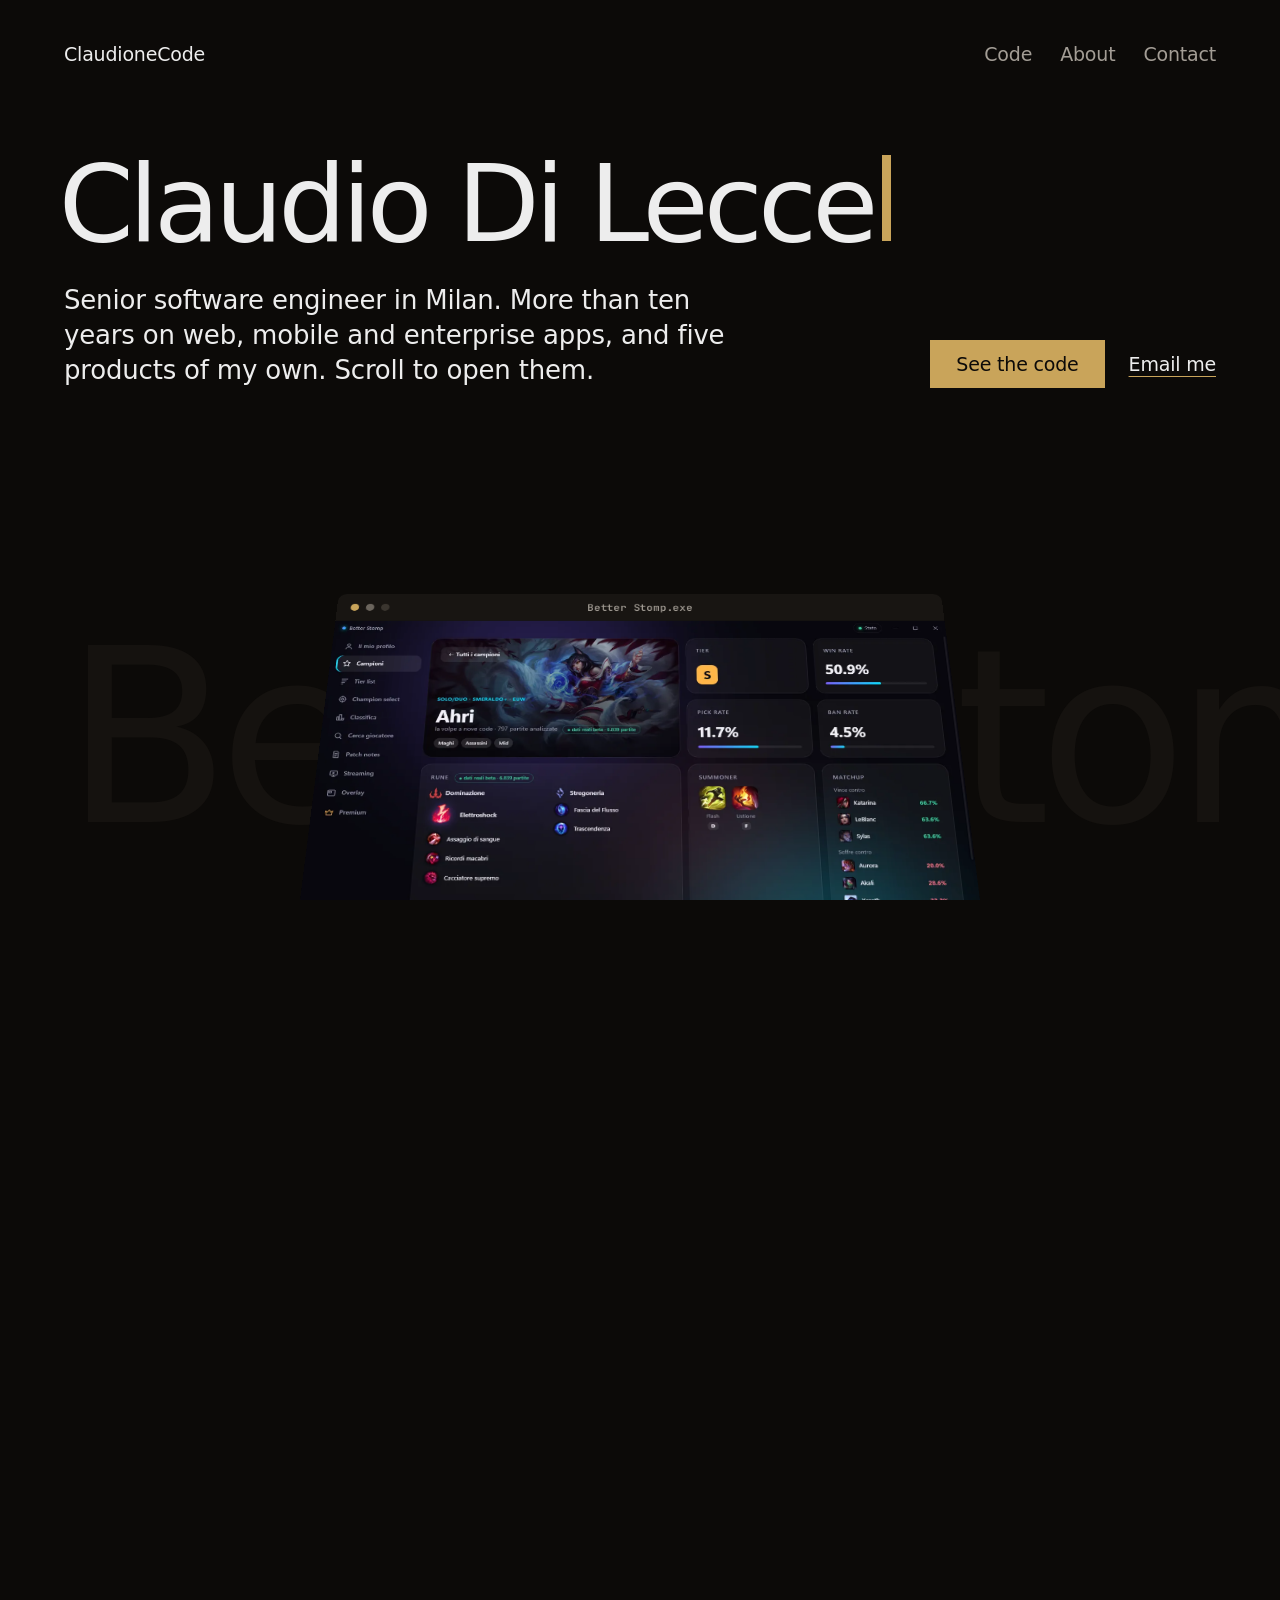
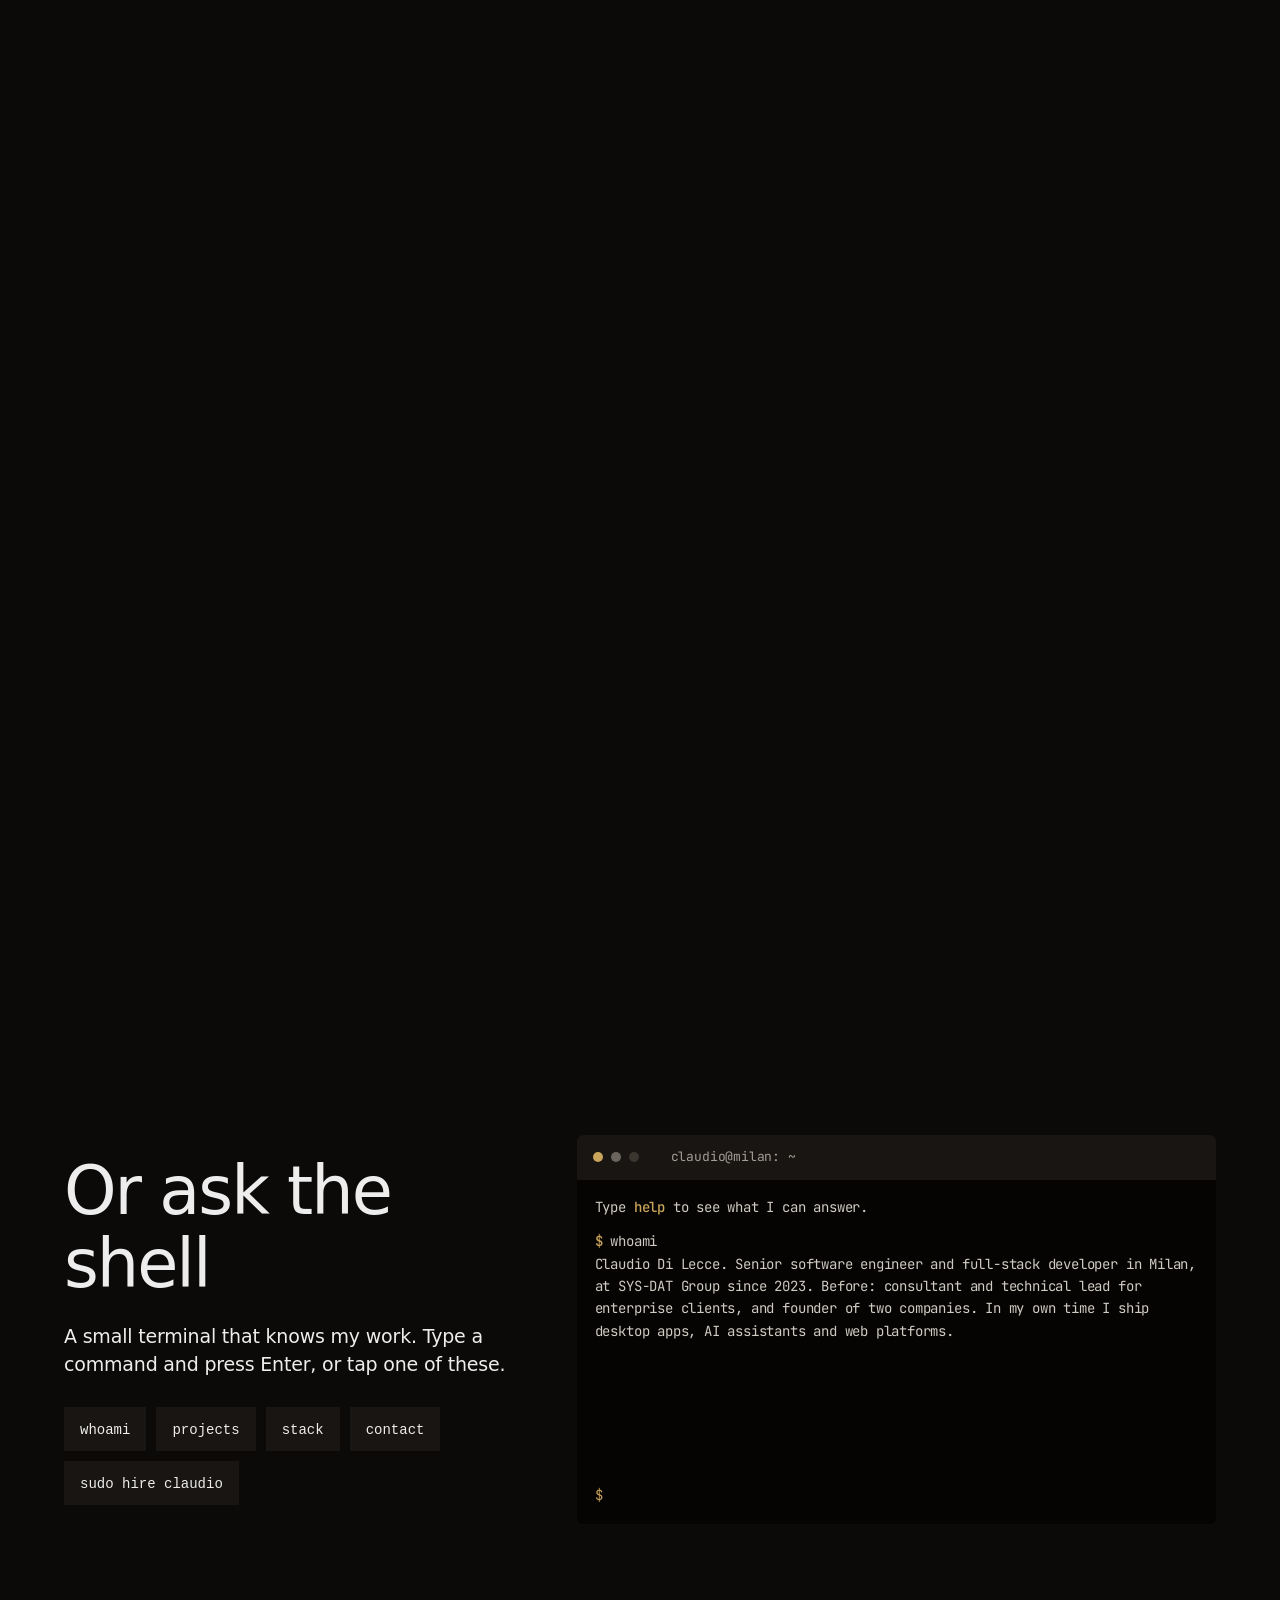
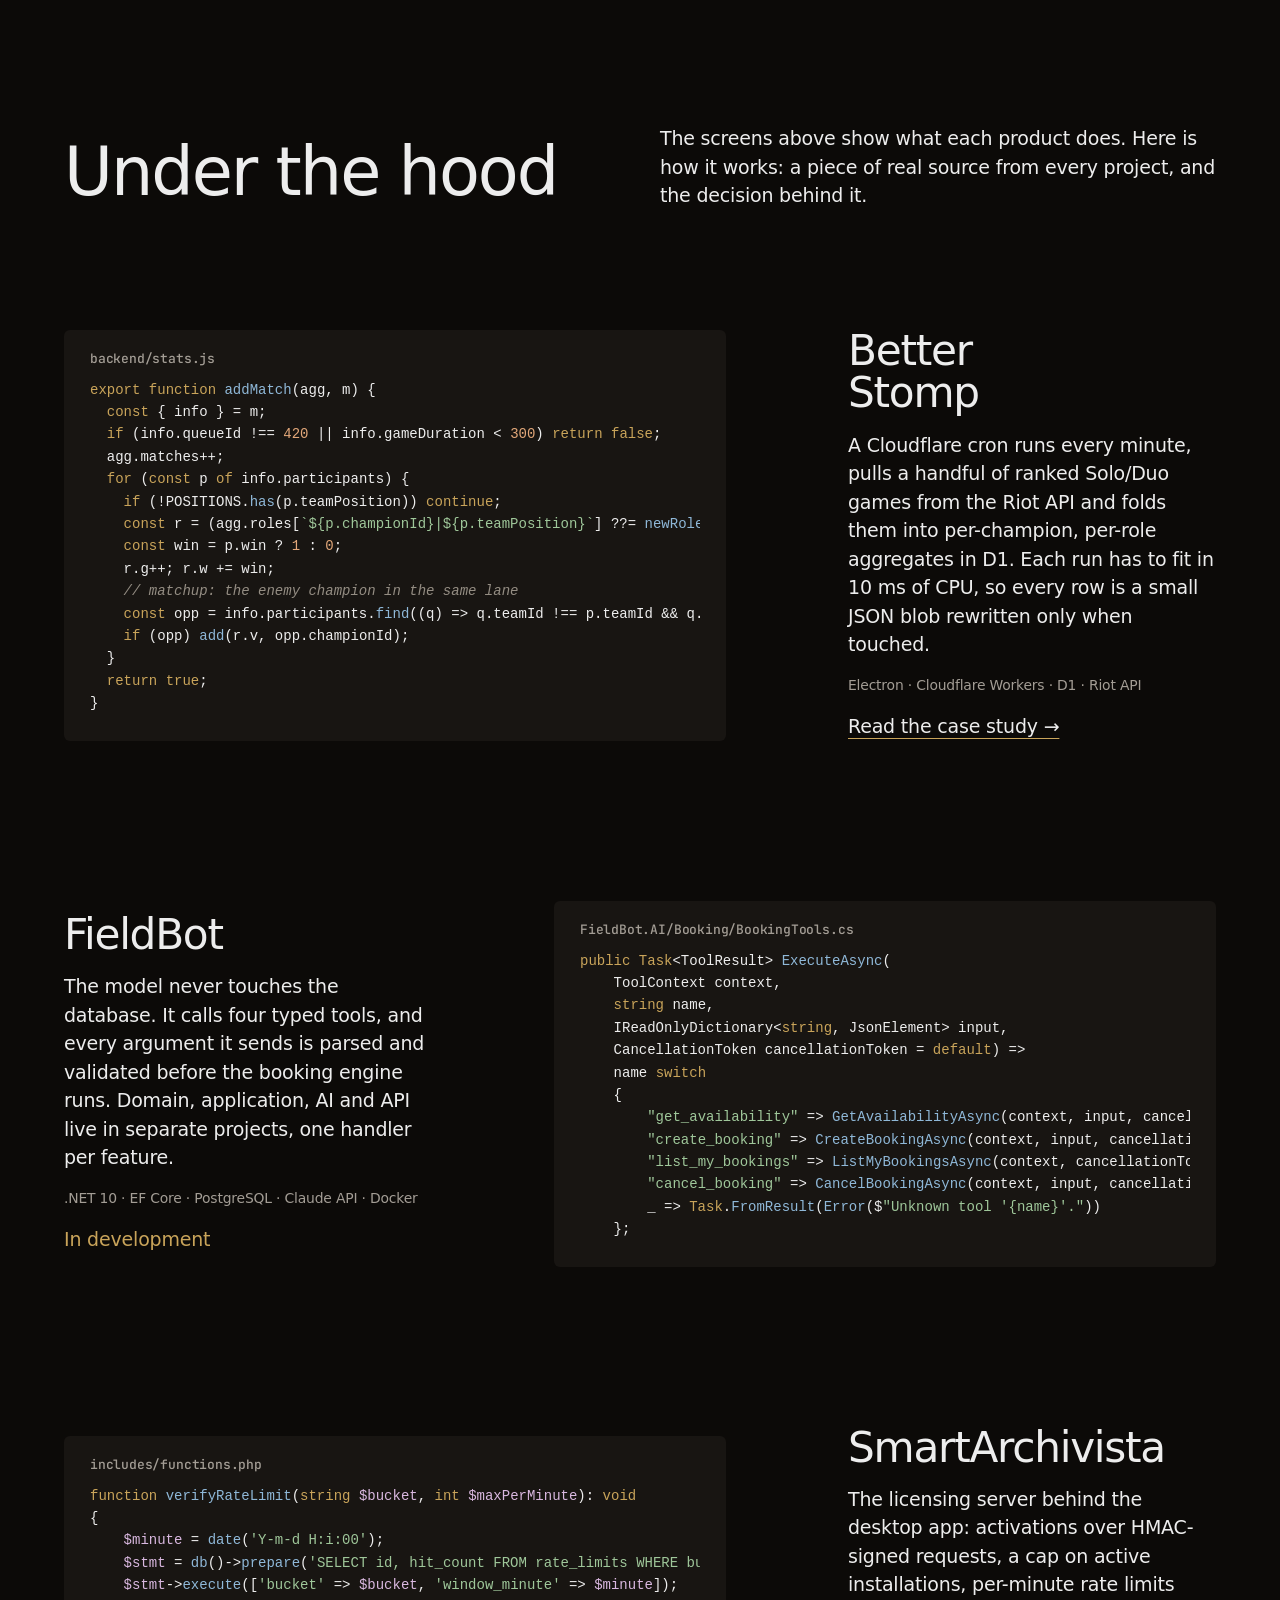
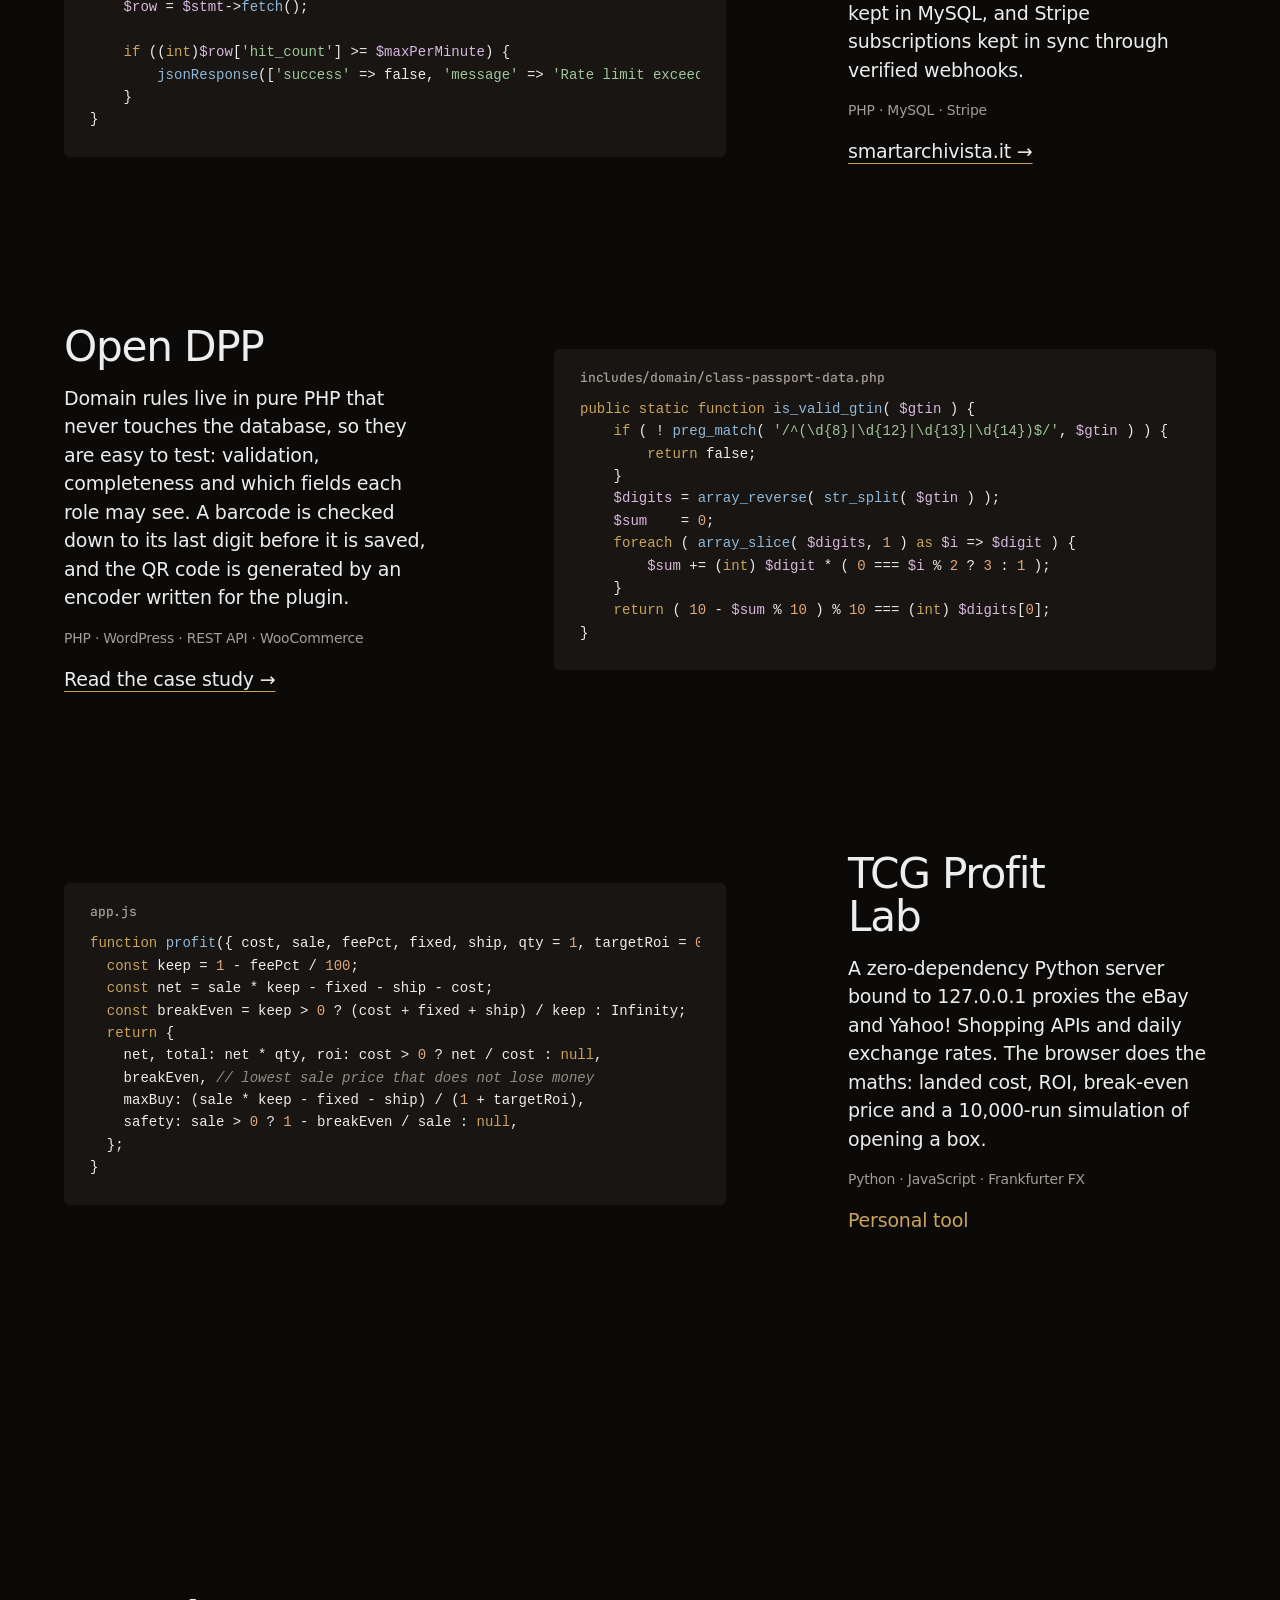
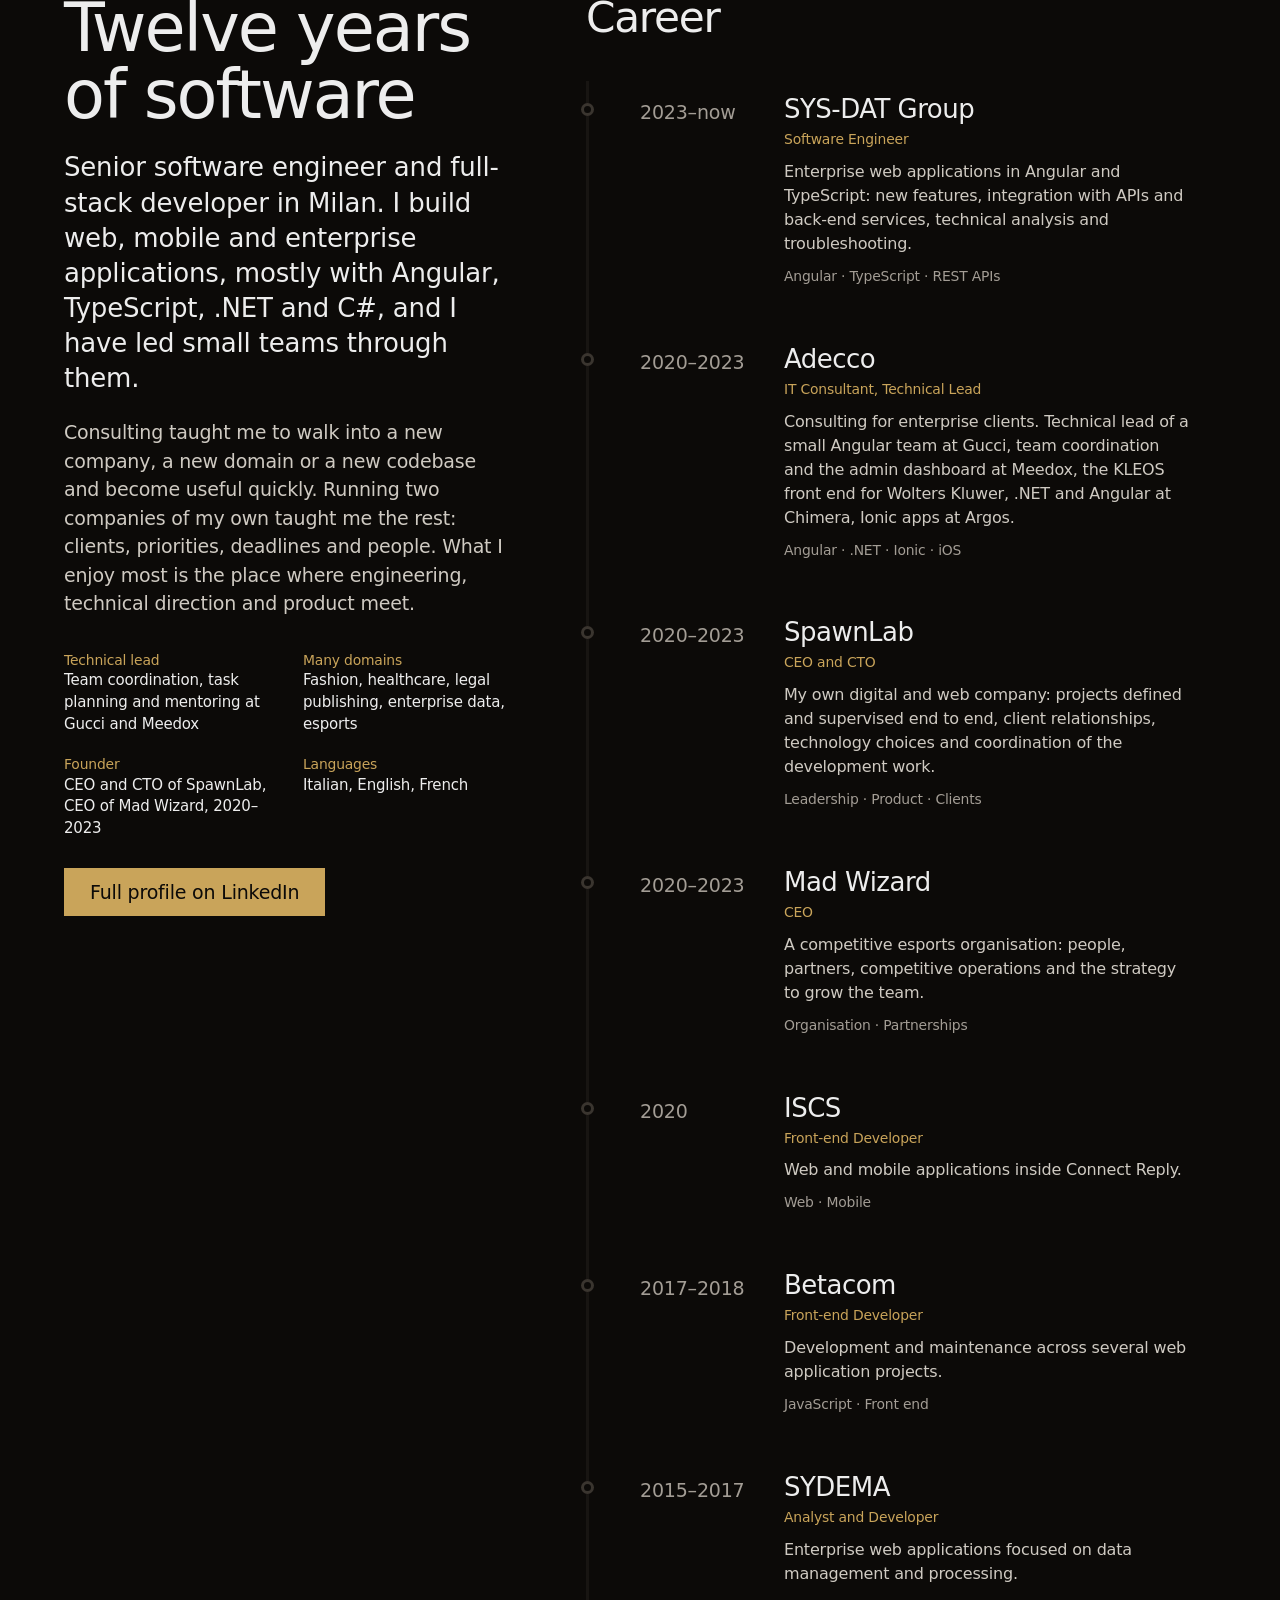
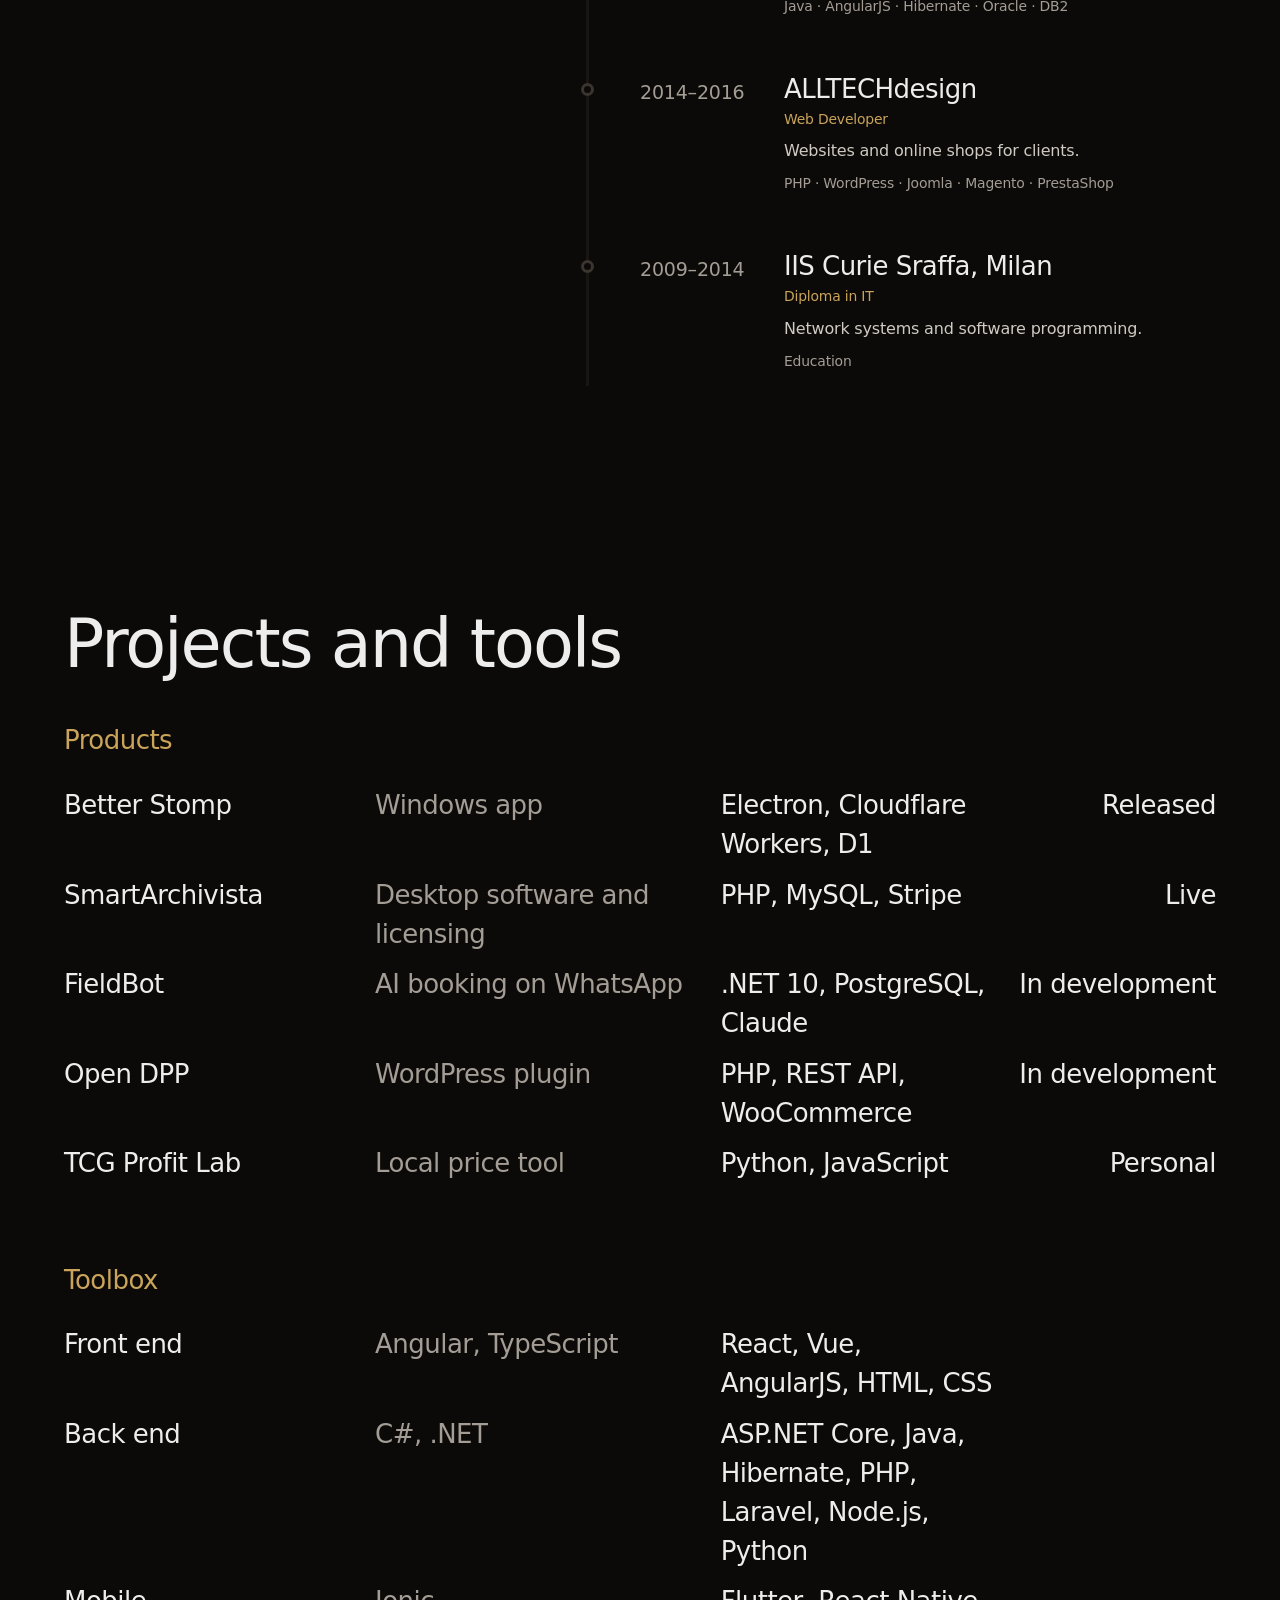
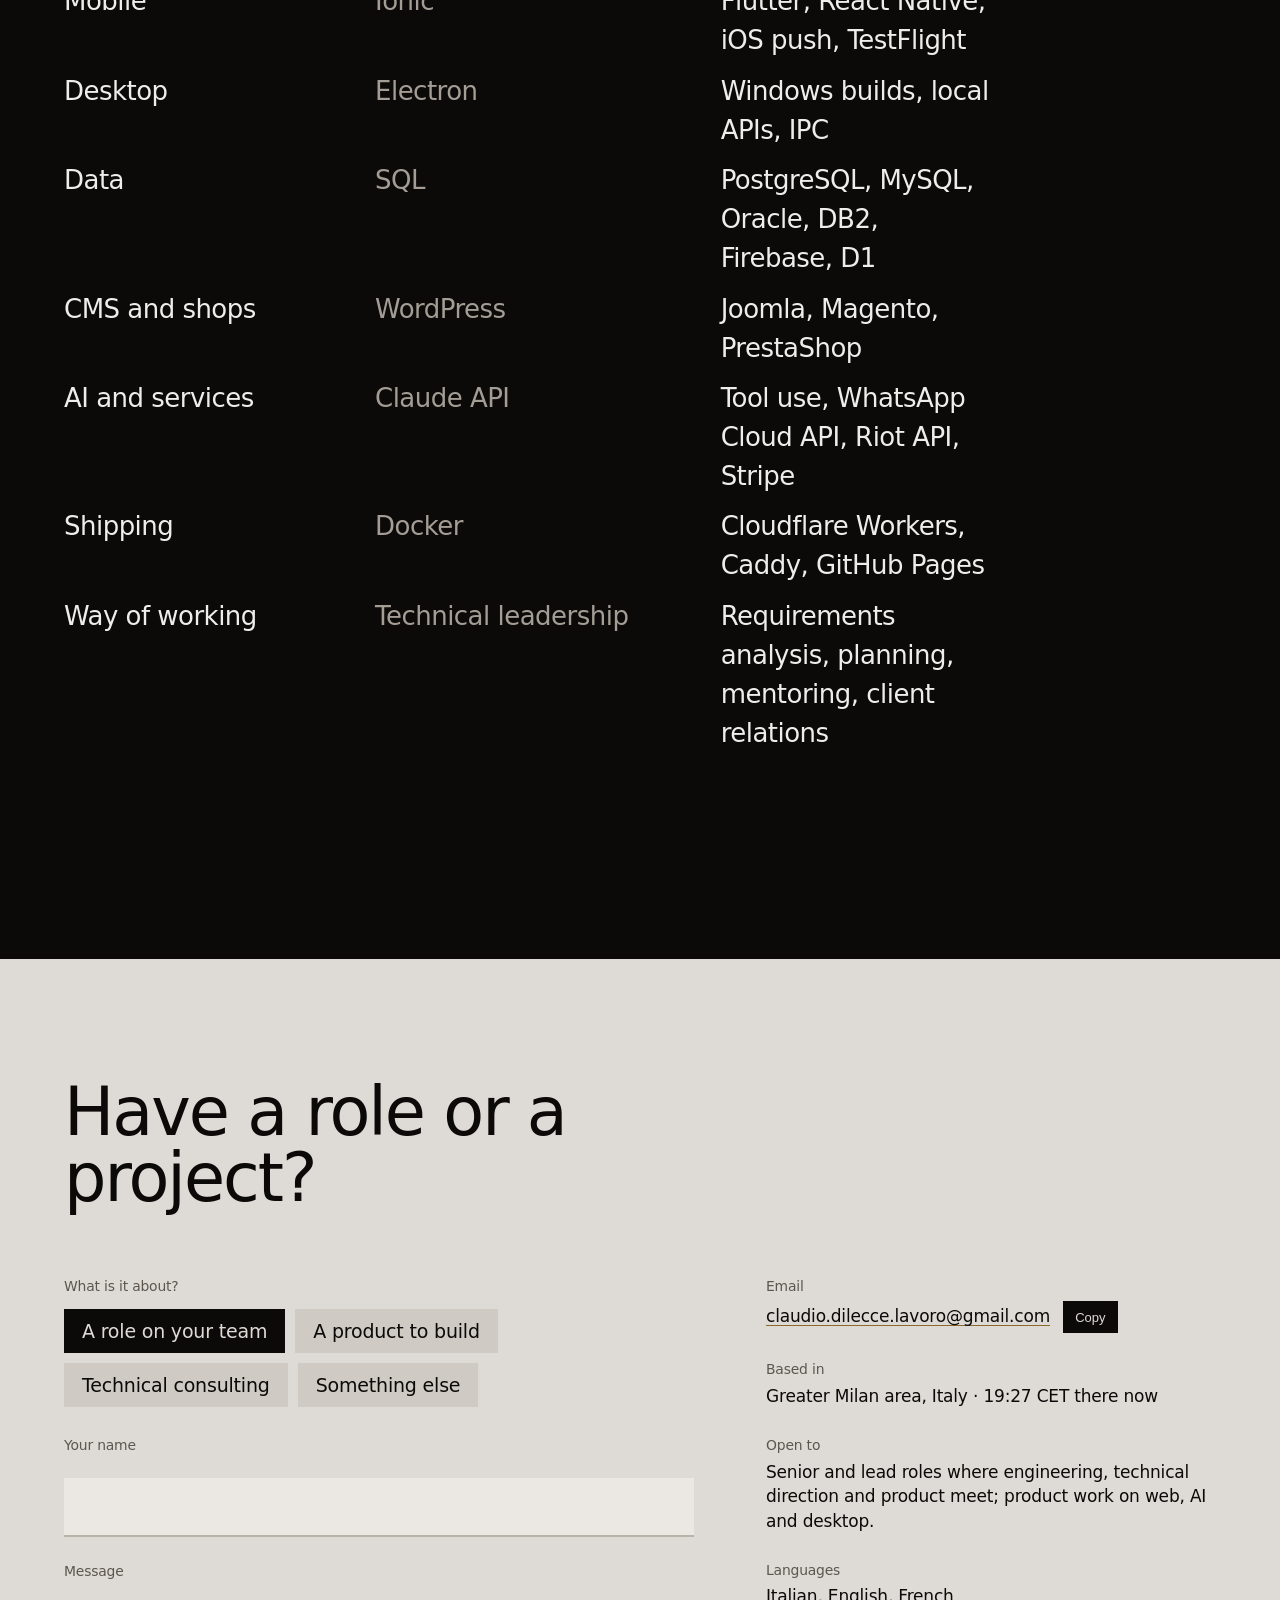
<file: index.html>
<!doctype html>
<html lang="en">
<head>
  <meta charset="utf-8">
  <meta name="viewport" content="width=device-width, initial-scale=1">
  <title>Claudio Di Lecce · Software engineer</title>
  <meta name="description" content="Claudio Di Lecce, senior software engineer and full-stack developer in Milan: Angular, TypeScript, .NET, technical leadership, and products of his own.">
  <meta name="theme-color" content="#0c0a08">
  <link rel="preconnect" href="https://api.fontshare.com">
  <link rel="preconnect" href="https://cdn.fontshare.com" crossorigin>
  <link href="https://api.fontshare.com/v2/css?f[]=switzer@400,500&display=swap" rel="stylesheet">
  <link rel="preconnect" href="https://fonts.googleapis.com">
  <link rel="preconnect" href="https://fonts.gstatic.com" crossorigin>
  <link href="https://fonts.googleapis.com/css2?family=JetBrains+Mono:wght@400;500&display=swap" rel="stylesheet">
  <link rel="stylesheet" href="home.css">
  <link rel="stylesheet" href="reel.css">
  <link rel="stylesheet" href="profile.css">
  <script>document.documentElement.classList.add('js')</script>
  <script src="home.js" defer></script>
  <script src="code.js" defer></script>
  <script src="shell.js" defer></script>
  <script src="fx.js" defer></script>
  <script src="reel.js" defer></script>
  <script src="profile.js" defer></script>
</head>
<body>
  <header class="top">
    <a class="name" href="#top">ClaudioneCode</a>
    <nav class="nav" aria-label="Sections">
      <a href="#work">Code</a><a href="#about">About</a><a href="#contact">Contact</a>
    </nav>
  </header>

  <section class="reel" id="top" aria-label="Claudio Di Lecce and the products he has shipped">
    <div class="stage">
      <p class="ghost" aria-hidden="true"></p>
      <div class="intro">
        <h1 class="scramble" aria-label="Claudio Di Lecce"><span aria-hidden="true">Claudio Di Lecce</span><span class="caret" aria-hidden="true"></span></h1>
        <div class="row">
          <p>Senior software engineer in Milan. More than ten years on web, mobile and enterprise apps, and five products of my own. Scroll to open them.</p>
          <div class="act">
            <a class="btn" href="#work">See the code</a>
            <a class="link" href="mailto:claudio.dilecce.lavoro@gmail.com">Email me</a>
          </div>
        </div>
      </div>
      <div class="screen" data-ui>
        <div class="bar"><i></i><i></i><i></i><span class="addr">Better Stomp.exe</span></div>
        <div class="view">
          <div class="shot" data-addr="Better Stomp.exe"><img src="img/better-stomp-build.webp" alt="Better Stomp champion page with tier, win rate, runes and matchups"><img src="img/better-stomp-tier-list.webp" alt="Better Stomp tier list by win rate"><img src="img/better-stomp-pick.webp" alt="Better Stomp champion select helper"><img src="img/better-stomp-champions.webp" alt="Better Stomp champion grid"></div>
          <div class="shot tall" data-addr="localhost:5178"><img src="img/reel-fieldbot.webp" alt="FieldBot website, from the WhatsApp chat to the features" loading="lazy"></div>
          <div class="shot tall" data-addr="smartarchivista.it"><img src="img/reel-smartarchivista.webp" alt="SmartArchivista website, scrolling through the product page" loading="lazy"></div>
          <div class="shot tall" data-addr="/dpp/{uuid}/"><img src="img/reel-open-dpp.webp" alt="Open DPP public passport page of a sample product" loading="lazy"></div>
          <div class="shot" data-addr="127.0.0.1:8765"><img src="img/tcg-profit-lab.webp" alt="TCG Profit Lab search form" loading="lazy"></div>
        </div>
      </div>
      <div class="infos">
        <article class="info" aria-labelledby="r-better-stomp">
          <p class="kind">Windows desktop app</p>
          <h2 id="r-better-stomp">Better Stomp</h2>
          <p class="one">A companion for League of Legends players, from profile stats to an AI coach.</p>
          <dl>
            <div><dt>Stack</dt><dd>Electron · Cloudflare Workers · D1 · Riot API</dd></div>
            <div><dt>Under the hood</dt><dd>Live statistics from real ranked games, aggregated every minute on a serverless backend.</dd></div>
            <div><dt>Status</dt><dd>Released, free</dd></div>
          </dl>
          <a class="link" href="better-stomp/">Case study →</a>
        </article>
        <article class="info" aria-labelledby="r-fieldbot">
          <p class="kind">SaaS for sports centres</p>
          <h2 id="r-fieldbot">FieldBot</h2>
          <p class="one">Customers book padel, football and tennis courts by chatting on WhatsApp.</p>
          <dl>
            <div><dt>Stack</dt><dd>.NET 10 · PostgreSQL · Claude API · WhatsApp Cloud API</dd></div>
            <div><dt>Under the hood</dt><dd>Claude calls four typed booking tools; every argument is validated before the booking engine runs.</dd></div>
            <div><dt>Status</dt><dd>In development</dd></div>
          </dl>
          <a class="link" href="#p-fieldbot">Under the hood ↓</a>
        </article>
        <article class="info" aria-labelledby="r-smartarchivista">
          <p class="kind">Windows software and licensing</p>
          <h2 id="r-smartarchivista">SmartArchivista</h2>
          <p class="one">Files invoices, contracts and reports into the right folder by client, year and category.</p>
          <dl>
            <div><dt>Stack</dt><dd>PHP · MySQL · Stripe</dd></div>
            <div><dt>Under the hood</dt><dd>Licence activation over signed requests, per-minute rate limits and Stripe subscriptions synced by webhook.</dd></div>
            <div><dt>Status</dt><dd>Live</dd></div>
          </dl>
          <a class="link" href="https://www.smartarchivista.it/">smartarchivista.it →</a>
        </article>
        <article class="info" aria-labelledby="r-open-dpp">
          <p class="kind">WordPress plugin</p>
          <h2 id="r-open-dpp">Open DPP</h2>
          <p class="one">Digital product passports for the EU ecodesign rules, published from any WordPress site.</p>
          <dl>
            <div><dt>Stack</dt><dd>PHP · WordPress · REST API · WooCommerce</dd></div>
            <div><dt>Under the hood</dt><dd>Layered PHP with one serializer for every output, and a QR encoder written from scratch.</dd></div>
            <div><dt>Status</dt><dd>Version 0.1, in development</dd></div>
          </dl>
          <a class="link" href="open-dpp/">Case study →</a>
        </article>
        <article class="info" aria-labelledby="r-tcg-profit-lab">
          <p class="kind">Local web tool</p>
          <h2 id="r-tcg-profit-lab">TCG Profit Lab</h2>
          <p class="one">Finds where trading cards cost least once shipping, duty and VAT are paid.</p>
          <dl>
            <div><dt>Stack</dt><dd>Python · JavaScript · eBay and Yahoo APIs</dd></div>
            <div><dt>Under the hood</dt><dd>A zero-dependency Python server proxies the shop APIs; the browser runs a 10,000-draw simulation.</dd></div>
            <div><dt>Status</dt><dd>Personal tool</dd></div>
          </dl>
          <a class="link" href="#p-tcg-profit-lab">Under the hood ↓</a>
        </article>
      </div>
      <nav class="reel-nav" aria-label="Projects"><button type="button" data-go="0"><span>Better Stomp</span><i></i></button><button type="button" data-go="1"><span>FieldBot</span><i></i></button><button type="button" data-go="2"><span>SmartArchivista</span><i></i></button><button type="button" data-go="3"><span>Open DPP</span><i></i></button><button type="button" data-go="4"><span>TCG Profit Lab</span><i></i></button></nav>
    </div>
  </section>

  <main>
    <section class="shell" id="shell" aria-labelledby="shell-h">
      <div class="shell-text reveal">
        <h2 id="shell-h">Or ask the shell</h2>
        <p>A small terminal that knows my work. Type a command and press Enter, or tap one of these.</p>
        <p class="cmds" data-ui><button type="button" data-cmd="whoami"><code>whoami</code></button><button type="button" data-cmd="projects"><code>projects</code></button><button type="button" data-cmd="stack"><code>stack</code></button><button type="button" data-cmd="contact"><code>contact</code></button><button type="button" data-cmd="sudo hire claudio"><code>sudo hire claudio</code></button></p>
      </div>
      <div class="term reveal" data-ui>
        <div class="term-bar"><i></i><i></i><i></i><span>claudio@milan: ~</span></div>
        <div class="term-out" role="log" aria-live="polite"><p>Type <b>help</b> to see what I can answer.</p></div>
        <form class="term-in"><label for="term-cmd">$</label><input id="term-cmd" autocomplete="off" spellcheck="false" autocapitalize="off" aria-label="Command"></form>
      </div>
    </section>

    <section class="work" id="work" aria-labelledby="work-h">
      <div class="work-head reveal">
        <h2 id="work-h">Under the hood</h2>
        <p>The screens above show what each product does. Here is how it works: a piece of real source from every project, and the decision behind it.</p>
      </div>

      <article class="proj" id="p-better-stomp">
        <div class="src"><figure class="code reveal" data-ui><figcaption>backend/stats.js</figcaption><pre><code data-lang="js">export function addMatch(agg, m) {
  const { info } = m;
  if (info.queueId !== 420 || info.gameDuration &lt; 300) return false;
  agg.matches++;
  for (const p of info.participants) {
    if (!POSITIONS.has(p.teamPosition)) continue;
    const r = (agg.roles[`${p.championId}|${p.teamPosition}`] ??= newRole());
    const win = p.win ? 1 : 0;
    r.g++; r.w += win;
    // matchup: the enemy champion in the same lane
    const opp = info.participants.find((q) =&gt; q.teamId !== p.teamId &amp;&amp; q.teamPosition === p.teamPosition);
    if (opp) add(r.v, opp.championId);
  }
  return true;
}</code></pre></figure></div>
        <div class="cluster">
          <h3 class="reveal">Better<br>Stomp</h3>
          <p class="reveal">A Cloudflare cron runs every minute, pulls a handful of ranked Solo/Duo games from the Riot API and folds them into per-champion, per-role aggregates in D1. Each run has to fit in 10 ms of CPU, so every row is a small JSON blob rewritten only when touched.</p>
          <p class="stack reveal">Electron · Cloudflare Workers · D1 · Riot API</p>
          <div class="reveal"><a class="link" href="better-stomp/">Read the case study →</a></div>
        </div>
      </article>
      <article class="proj" id="p-fieldbot">
        <div class="src"><figure class="code reveal" data-ui><figcaption>FieldBot.AI/Booking/BookingTools.cs</figcaption><pre><code data-lang="cs">public Task&lt;ToolResult&gt; ExecuteAsync(
    ToolContext context,
    string name,
    IReadOnlyDictionary&lt;string, JsonElement&gt; input,
    CancellationToken cancellationToken = default) =&gt;
    name switch
    {
        "get_availability" =&gt; GetAvailabilityAsync(context, input, cancellationToken),
        "create_booking" =&gt; CreateBookingAsync(context, input, cancellationToken),
        "list_my_bookings" =&gt; ListMyBookingsAsync(context, cancellationToken),
        "cancel_booking" =&gt; CancelBookingAsync(context, input, cancellationToken),
        _ =&gt; Task.FromResult(Error($"Unknown tool '{name}'."))
    };</code></pre></figure></div>
        <div class="cluster">
          <h3 class="reveal">FieldBot</h3>
          <p class="reveal">The model never touches the database. It calls four typed tools, and every argument it sends is parsed and validated before the booking engine runs. Domain, application, AI and API live in separate projects, one handler per feature.</p>
          <p class="stack reveal">.NET 10 · EF Core · PostgreSQL · Claude API · Docker</p>
          <div class="reveal"><span class="soon">In development</span></div>
        </div>
      </article>
      <article class="proj" id="p-smartarchivista">
        <div class="src"><figure class="code reveal" data-ui><figcaption>includes/functions.php</figcaption><pre><code data-lang="php">function verifyRateLimit(string $bucket, int $maxPerMinute): void
{
    $minute = date('Y-m-d H:i:00');
    $stmt = db()-&gt;prepare('SELECT id, hit_count FROM rate_limits WHERE bucket = :bucket AND window_minute = :window_minute LIMIT 1');
    $stmt-&gt;execute(['bucket' =&gt; $bucket, 'window_minute' =&gt; $minute]);
    $row = $stmt-&gt;fetch();

    if ((int)$row['hit_count'] &gt;= $maxPerMinute) {
        jsonResponse(['success' =&gt; false, 'message' =&gt; 'Rate limit exceeded'], 429);
    }
}</code></pre></figure></div>
        <div class="cluster">
          <h3 class="reveal">Smart&shy;Archivista</h3>
          <p class="reveal">The licensing server behind the desktop app: activations over HMAC-signed requests, a cap on active installations, per-minute rate limits kept in MySQL, and Stripe subscriptions kept in sync through verified webhooks.</p>
          <p class="stack reveal">PHP · MySQL · Stripe</p>
          <div class="reveal"><a class="link" href="https://www.smartarchivista.it/">smartarchivista.it →</a></div>
        </div>
      </article>
      <article class="proj" id="p-open-dpp">
        <div class="src"><figure class="code reveal" data-ui><figcaption>includes/domain/class-passport-data.php</figcaption><pre><code data-lang="php">public static function is_valid_gtin( $gtin ) {
    if ( ! preg_match( '/^(\d{8}|\d{12}|\d{13}|\d{14})$/', $gtin ) ) {
        return false;
    }
    $digits = array_reverse( str_split( $gtin ) );
    $sum    = 0;
    foreach ( array_slice( $digits, 1 ) as $i =&gt; $digit ) {
        $sum += (int) $digit * ( 0 === $i % 2 ? 3 : 1 );
    }
    return ( 10 - $sum % 10 ) % 10 === (int) $digits[0];
}</code></pre></figure></div>
        <div class="cluster">
          <h3 class="reveal">Open DPP</h3>
          <p class="reveal">Domain rules live in pure PHP that never touches the database, so they are easy to test: validation, completeness and which fields each role may see. A barcode is checked down to its last digit before it is saved, and the QR code is generated by an encoder written for the plugin.</p>
          <p class="stack reveal">PHP · WordPress · REST API · WooCommerce</p>
          <div class="reveal"><a class="link" href="open-dpp/">Read the case study →</a></div>
        </div>
      </article>
      <article class="proj" id="p-tcg-profit-lab">
        <div class="src"><figure class="code reveal" data-ui><figcaption>app.js</figcaption><pre><code data-lang="js">function profit({ cost, sale, feePct, fixed, ship, qty = 1, targetRoi = 0.3 }) {
  const keep = 1 - feePct / 100;
  const net = sale * keep - fixed - ship - cost;
  const breakEven = keep &gt; 0 ? (cost + fixed + ship) / keep : Infinity;
  return {
    net, total: net * qty, roi: cost &gt; 0 ? net / cost : null,
    breakEven, // lowest sale price that does not lose money
    maxBuy: (sale * keep - fixed - ship) / (1 + targetRoi),
    safety: sale &gt; 0 ? 1 - breakEven / sale : null,
  };
}</code></pre></figure></div>
        <div class="cluster">
          <h3 class="reveal">TCG Profit<br>Lab</h3>
          <p class="reveal">A zero-dependency Python server bound to 127.0.0.1 proxies the eBay and Yahoo! Shopping APIs and daily exchange rates. The browser does the maths: landed cost, ROI, break-even price and a 10,000-run simulation of opening a box.</p>
          <p class="stack reveal">Python · JavaScript · Frankfurter FX</p>
          <div class="reveal"><span class="soon">Personal tool</span></div>
        </div>
      </article>
    </section>

    <section class="about" id="about" aria-labelledby="about-h">
      <div class="about-side">
        <h2 id="about-h" class="reveal">Twelve years of software</h2>
        <p class="about-lead reveal">Senior software engineer and full-stack developer in Milan. I build web, mobile and enterprise applications, mostly with Angular, TypeScript, .NET and C#, and I have led small teams through them.</p>
        <p class="reveal">Consulting taught me to walk into a new company, a new domain or a new codebase and become useful quickly. Running two companies of my own taught me the rest: clients, priorities, deadlines and people. What I enjoy most is the place where engineering, technical direction and product meet.</p>
        <dl class="traits reveal">
          <div><dt>Technical lead</dt><dd>Team coordination, task planning and mentoring at Gucci and Meedox</dd></div>
          <div><dt>Many domains</dt><dd>Fashion, healthcare, legal publishing, enterprise data, esports</dd></div>
          <div><dt>Founder</dt><dd>CEO and CTO of SpawnLab, CEO of Mad Wizard, 2020–2023</dd></div>
          <div><dt>Languages</dt><dd>Italian, English, French</dd></div>
        </dl>
        <a class="btn reveal" href="https://www.linkedin.com/in/claudiodilecce/">Full profile on LinkedIn</a>
      </div>
      <div class="career">
        <h3 class="reveal">Career</h3>
        <ol class="timeline">
          <li class="job reveal">
            <p class="when">2023–now</p>
            <div>
              <h4>SYS-DAT Group</h4>
              <p class="role">Software Engineer</p>
              <p>Enterprise web applications in Angular and TypeScript: new features, integration with APIs and back-end services, technical analysis and troubleshooting.</p>
              <p class="tags">Angular · TypeScript · REST APIs</p>
            </div>
          </li>
          <li class="job reveal">
            <p class="when">2020–2023</p>
            <div>
              <h4>Adecco</h4>
              <p class="role">IT Consultant, Technical Lead</p>
              <p>Consulting for enterprise clients. Technical lead of a small Angular team at Gucci, team coordination and the admin dashboard at Meedox, the KLEOS front end for Wolters Kluwer, .NET and Angular at Chimera, Ionic apps at Argos.</p>
              <p class="tags">Angular · .NET · Ionic · iOS</p>
            </div>
          </li>
          <li class="job reveal">
            <p class="when">2020–2023</p>
            <div>
              <h4>SpawnLab</h4>
              <p class="role">CEO and CTO</p>
              <p>My own digital and web company: projects defined and supervised end to end, client relationships, technology choices and coordination of the development work.</p>
              <p class="tags">Leadership · Product · Clients</p>
            </div>
          </li>
          <li class="job reveal">
            <p class="when">2020–2023</p>
            <div>
              <h4>Mad Wizard</h4>
              <p class="role">CEO</p>
              <p>A competitive esports organisation: people, partners, competitive operations and the strategy to grow the team.</p>
              <p class="tags">Organisation · Partnerships</p>
            </div>
          </li>
          <li class="job reveal">
            <p class="when">2020</p>
            <div>
              <h4>ISCS</h4>
              <p class="role">Front-end Developer</p>
              <p>Web and mobile applications inside Connect Reply.</p>
              <p class="tags">Web · Mobile</p>
            </div>
          </li>
          <li class="job reveal">
            <p class="when">2017–2018</p>
            <div>
              <h4>Betacom</h4>
              <p class="role">Front-end Developer</p>
              <p>Development and maintenance across several web application projects.</p>
              <p class="tags">JavaScript · Front end</p>
            </div>
          </li>
          <li class="job reveal">
            <p class="when">2015–2017</p>
            <div>
              <h4>SYDEMA</h4>
              <p class="role">Analyst and Developer</p>
              <p>Enterprise web applications focused on data management and processing.</p>
              <p class="tags">Java · AngularJS · Hibernate · Oracle · DB2</p>
            </div>
          </li>
          <li class="job reveal">
            <p class="when">2014–2016</p>
            <div>
              <h4>ALLTECHdesign</h4>
              <p class="role">Web Developer</p>
              <p>Websites and online shops for clients.</p>
              <p class="tags">PHP · WordPress · Joomla · Magento · PrestaShop</p>
            </div>
          </li>
          <li class="job reveal">
            <p class="when">2009–2014</p>
            <div>
              <h4>IIS Curie Sraffa, Milan</h4>
              <p class="role">Diploma in IT</p>
              <p>Network systems and software programming.</p>
              <p class="tags">Education</p>
            </div>
          </li>
        </ol>
      </div>
    </section>

    <section class="lineup" aria-labelledby="lineup-h">
      <h2 id="lineup-h" class="reveal">Projects and tools</h2>
      <table>
        <tbody class="reveal">
          <tr class="part"><th colspan="4" scope="colgroup">Products</th></tr>
          <tr><th scope="row"><a href="better-stomp/">Better Stomp</a></th><td>Windows app</td><td>Electron, Cloudflare Workers, D1</td><td>Released</td></tr>
          <tr><th scope="row"><a href="https://www.smartarchivista.it/">SmartArchivista</a></th><td>Desktop software and licensing</td><td>PHP, MySQL, Stripe</td><td>Live</td></tr>
          <tr><th scope="row">FieldBot</th><td>AI booking on WhatsApp</td><td>.NET 10, PostgreSQL, Claude</td><td>In development</td></tr>
          <tr><th scope="row"><a href="open-dpp/">Open DPP</a></th><td>WordPress plugin</td><td>PHP, REST API, WooCommerce</td><td>In development</td></tr>
          <tr><th scope="row">TCG Profit Lab</th><td>Local price tool</td><td>Python, JavaScript</td><td>Personal</td></tr>
        </tbody>
        <tbody class="reveal">
          <tr class="part"><th colspan="4" scope="colgroup">Toolbox</th></tr>
          <tr><th scope="row">Front end</th><td>Angular, TypeScript</td><td>React, Vue, AngularJS, HTML, CSS</td><td></td></tr>
          <tr><th scope="row">Back end</th><td>C#, .NET</td><td>ASP.NET Core, Java, Hibernate, PHP, Laravel, Node.js, Python</td><td></td></tr>
          <tr><th scope="row">Mobile</th><td>Ionic</td><td>Flutter, React Native, iOS push, TestFlight</td><td></td></tr>
          <tr><th scope="row">Desktop</th><td>Electron</td><td>Windows builds, local APIs, IPC</td><td></td></tr>
          <tr><th scope="row">Data</th><td>SQL</td><td>PostgreSQL, MySQL, Oracle, DB2, Firebase, D1</td><td></td></tr>
          <tr><th scope="row">CMS and shops</th><td>WordPress</td><td>Joomla, Magento, PrestaShop</td><td></td></tr>
          <tr><th scope="row">AI and services</th><td>Claude API</td><td>Tool use, WhatsApp Cloud API, Riot API, Stripe</td><td></td></tr>
          <tr><th scope="row">Shipping</th><td>Docker</td><td>Cloudflare Workers, Caddy, GitHub Pages</td><td></td></tr>
          <tr><th scope="row">Way of working</th><td>Technical leadership</td><td>Requirements analysis, planning, mentoring, client relations</td><td></td></tr>
        </tbody>
      </table>
    </section>

    <section class="contact" id="contact" aria-labelledby="contact-h">
      <h2 id="contact-h" class="reveal">Have a role or a project?</h2>
      <div class="contact-grid">
        <form class="composer reveal" aria-label="Write me an email">
          <fieldset>
            <legend>What is it about?</legend>
            <div class="chips">
              <label><input type="radio" name="topic" value="A role on your team" checked><span>A role on your team</span></label>
              <label><input type="radio" name="topic" value="A product to build"><span>A product to build</span></label>
              <label><input type="radio" name="topic" value="Technical consulting"><span>Technical consulting</span></label>
              <label><input type="radio" name="topic" value="Something else"><span>Something else</span></label>
            </div>
          </fieldset>
          <label class="field" for="c-name">Your name</label>
          <input id="c-name" name="name" autocomplete="name" maxlength="80">
          <label class="field" for="c-msg">Message</label>
          <textarea id="c-msg" name="message" rows="5" maxlength="2000" placeholder="A few lines on the team, the product or the problem."></textarea>
          <div class="send"><button class="btn" type="submit">Open it in my email app</button><p class="hint">Nothing is sent from this page: your email app opens with the message ready.</p></div>
        </form>
        <dl class="details reveal">
          <div><dt>Email</dt><dd><a href="mailto:claudio.dilecce.lavoro@gmail.com">claudio.dilecce.lavoro@gmail.com</a> <button class="copy" type="button" data-copy="claudio.dilecce.lavoro@gmail.com">Copy</button></dd></div>
          <div><dt>Based in</dt><dd>Greater Milan area, Italy · <span class="clock" aria-live="off">local time</span></dd></div>
          <div><dt>Open to</dt><dd>Senior and lead roles where engineering, technical direction and product meet; product work on web, AI and desktop.</dd></div>
          <div><dt>Languages</dt><dd>Italian, English, French</dd></div>
          <div><dt>Elsewhere</dt><dd><a href="https://www.linkedin.com/in/claudiodilecce/">LinkedIn</a> · <a href="https://github.com/ClaudioneCode">GitHub</a></dd></div>
        </dl>
      </div>
      <a class="mail reveal" href="mailto:claudio.dilecce.lavoro@gmail.com">claudio.dilecce.lavoro@<wbr>gmail.com</a>
    </section>
  </main>

  <footer class="foot">
    <div class="cols">
      <ul><li>Claudio Di Lecce</li><li>Senior software engineer</li><li>Milan, Italy</li></ul>
      <ul><li>Work</li><li><a href="better-stomp/">Better Stomp</a></li><li><a href="https://www.smartarchivista.it/">SmartArchivista</a></li><li><a href="#p-fieldbot">FieldBot</a></li><li><a href="open-dpp/">Open DPP</a></li></ul>
      <ul><li>Elsewhere</li><li><a href="https://github.com/ClaudioneCode">GitHub</a></li><li><a href="https://www.linkedin.com/in/claudiodilecce/">LinkedIn</a></li><li><a href="mailto:claudio.dilecce.lavoro@gmail.com">Email</a></li></ul>
      <ul><li>Better Stomp</li><li><a href="better-stomp/privacy.html">Privacy policy</a></li><li><a href="better-stomp/terms.html">Terms of use</a></li></ul>
    </div>
    <svg class="wordmark" viewBox="0 0 1000 150" role="img" aria-label="ClaudioneCode"><text x="0" y="122" textLength="1000" lengthAdjust="spacingAndGlyphs">ClaudioneCode</text></svg>
  </footer>
</body>
</html>
</file>
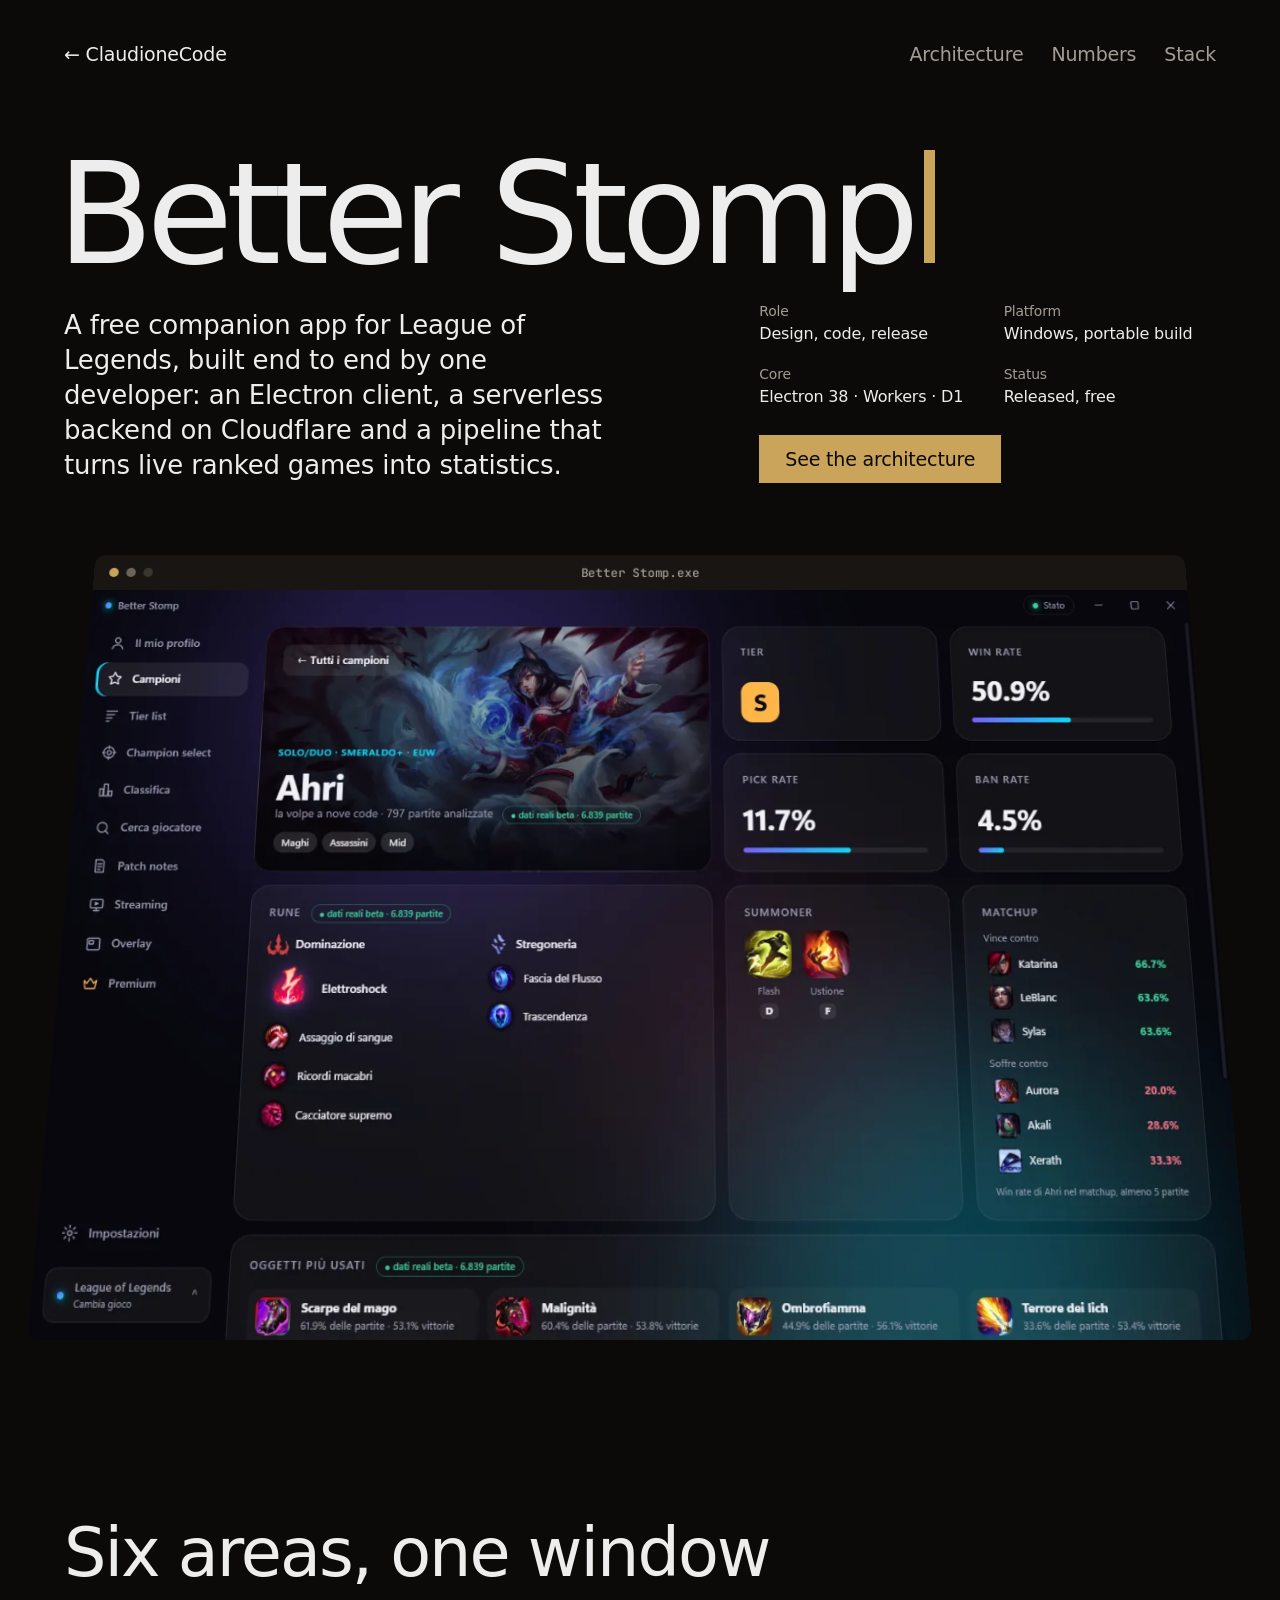
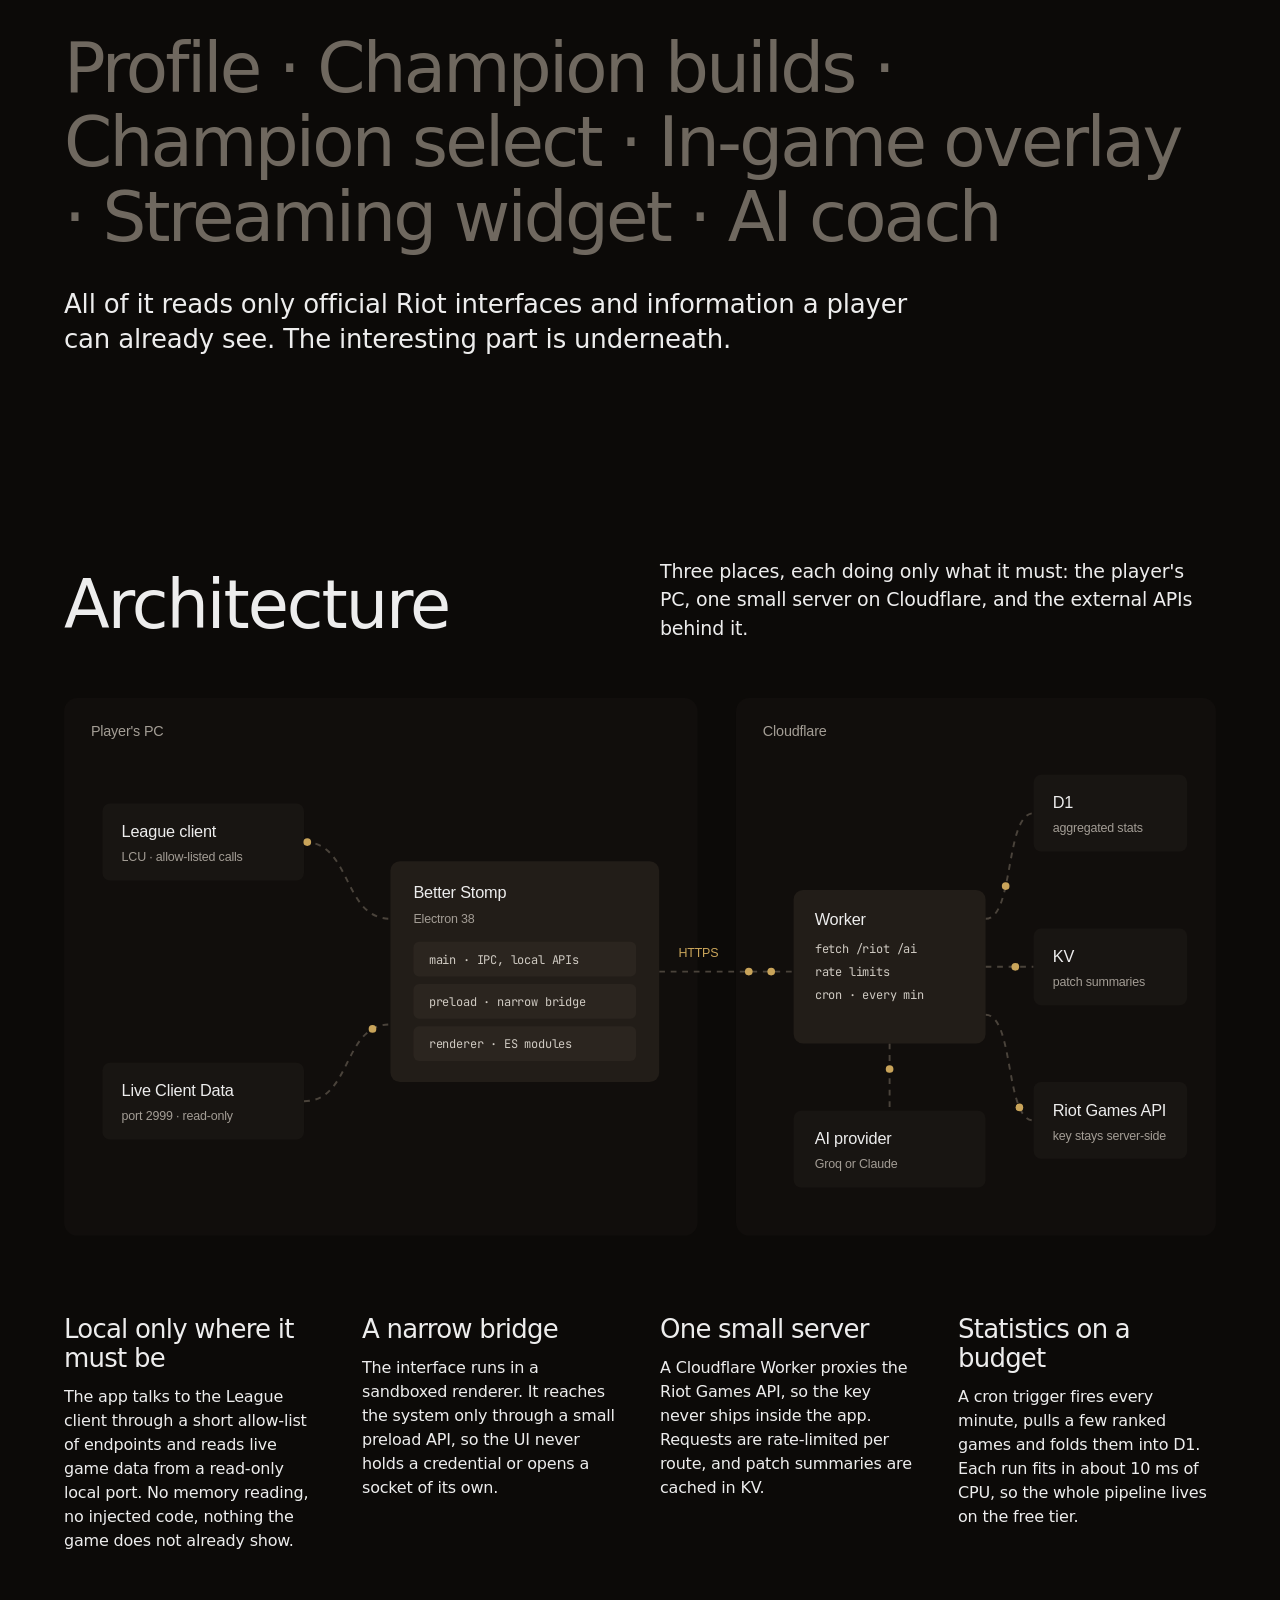
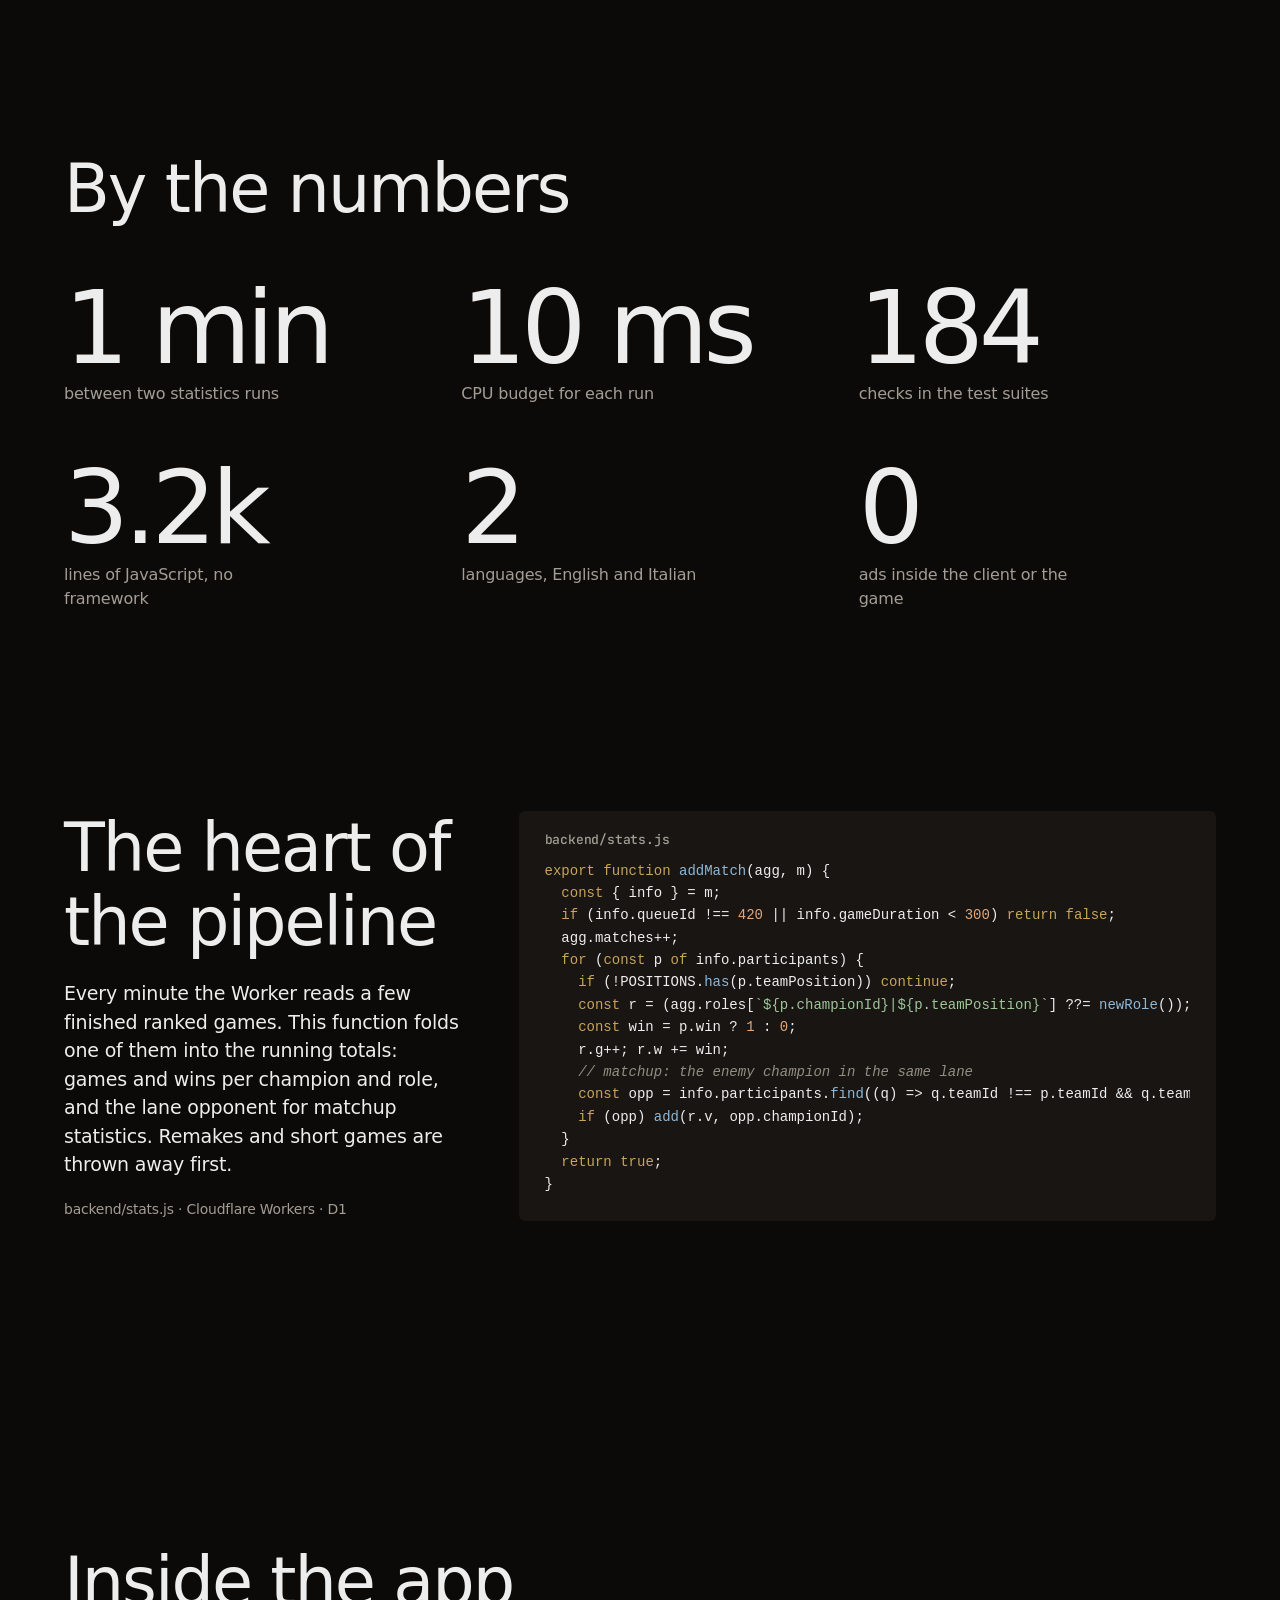
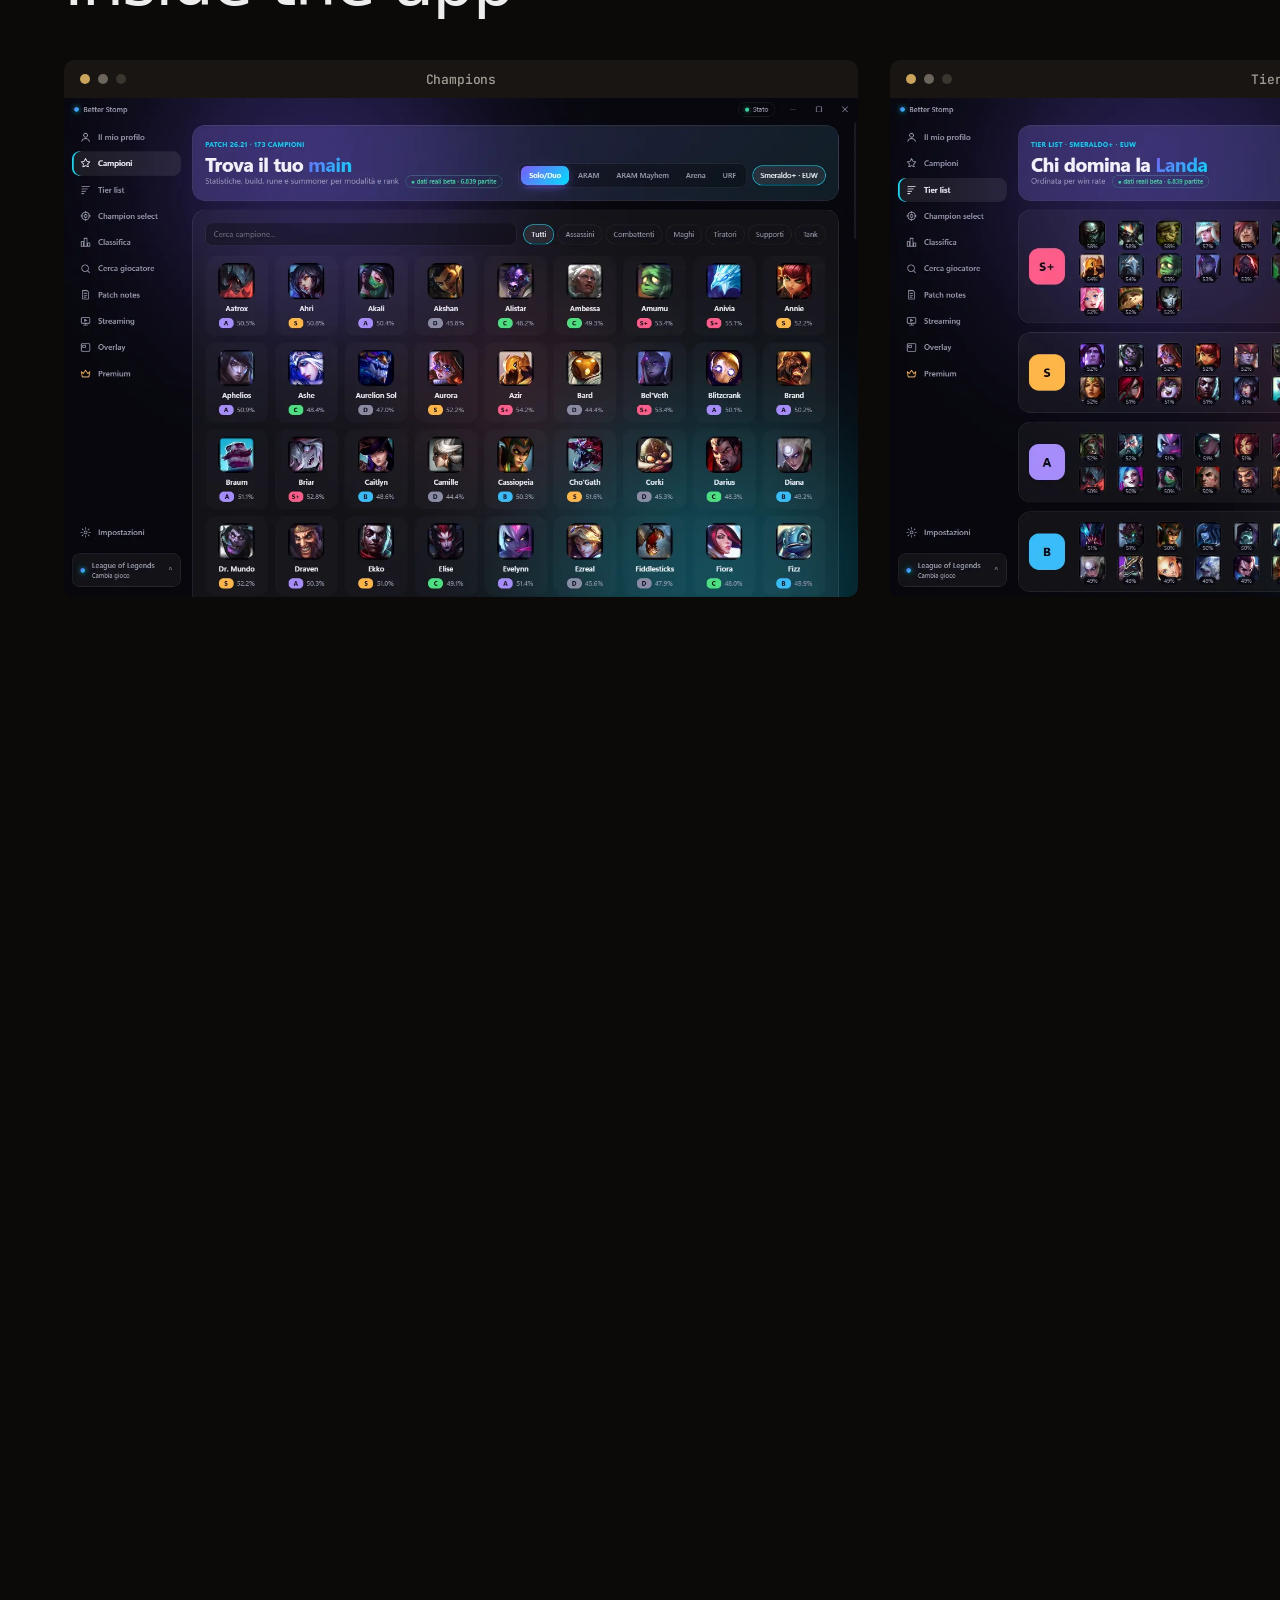
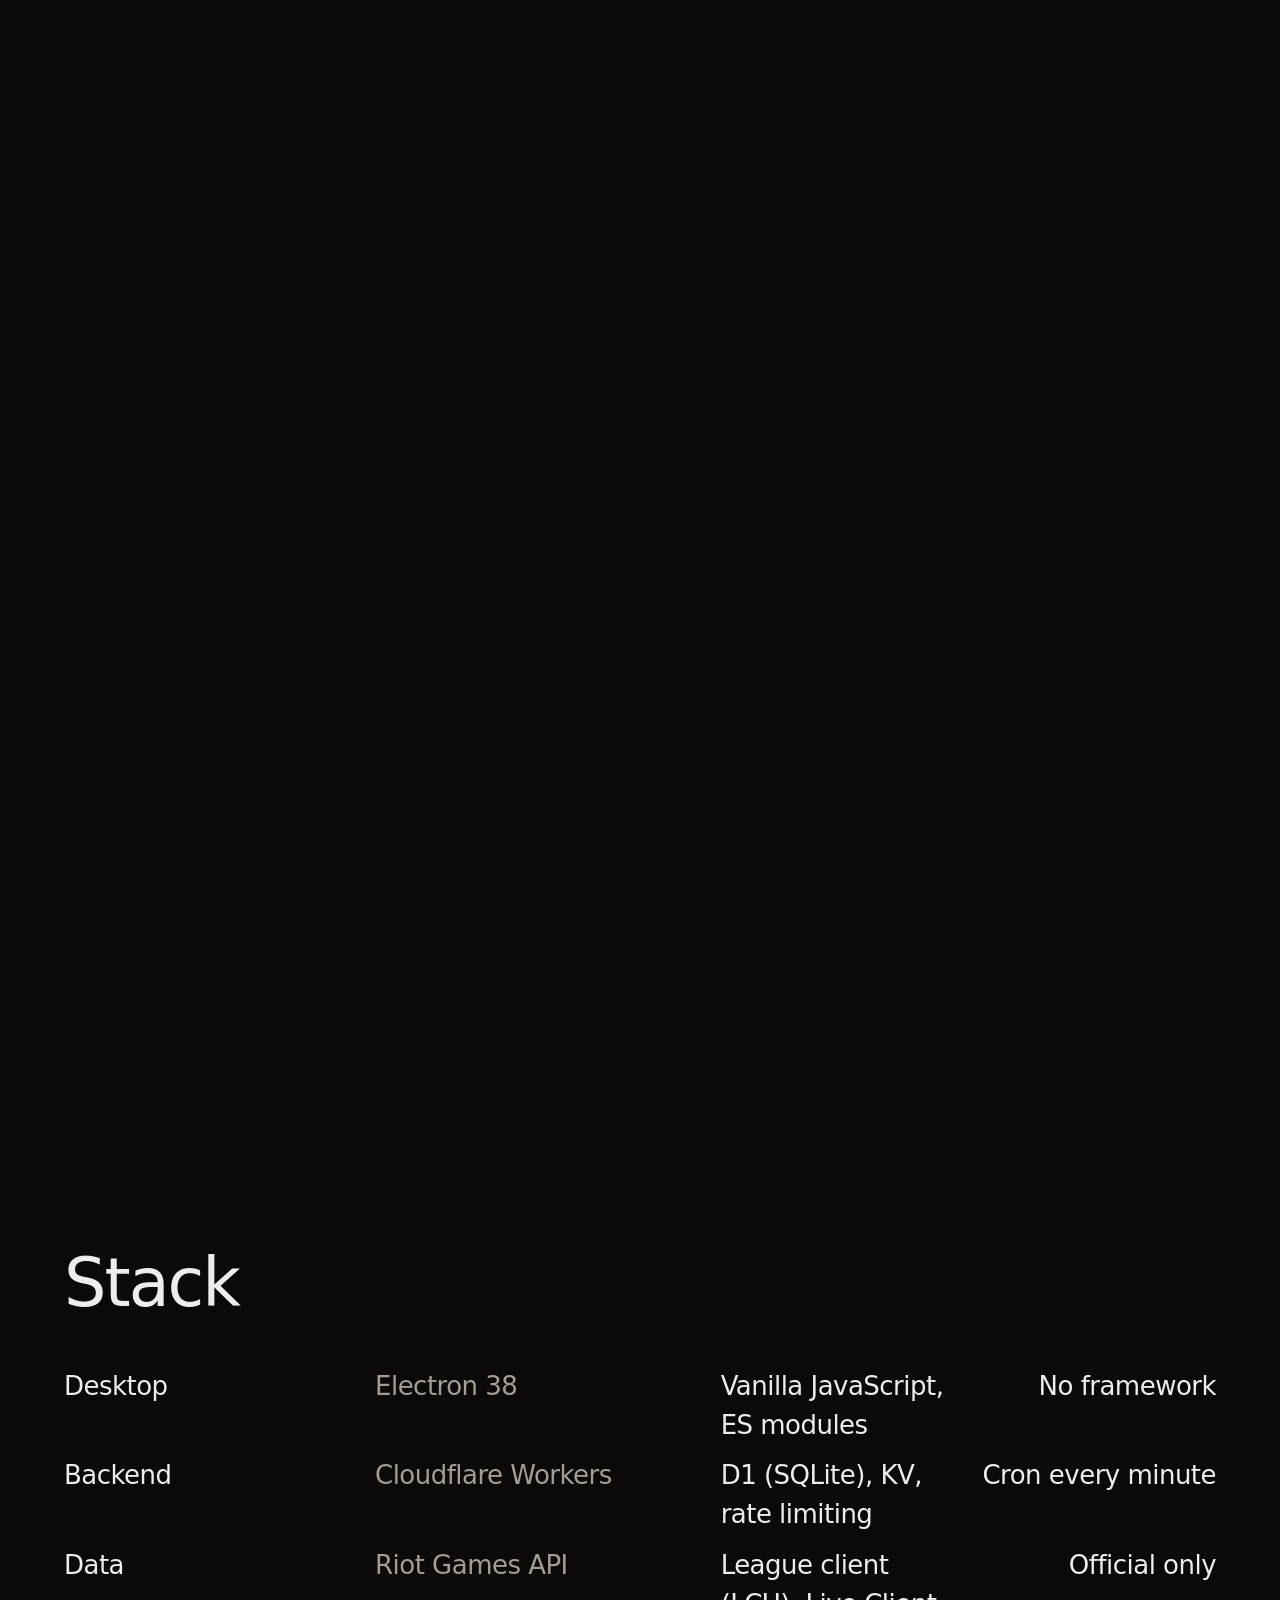
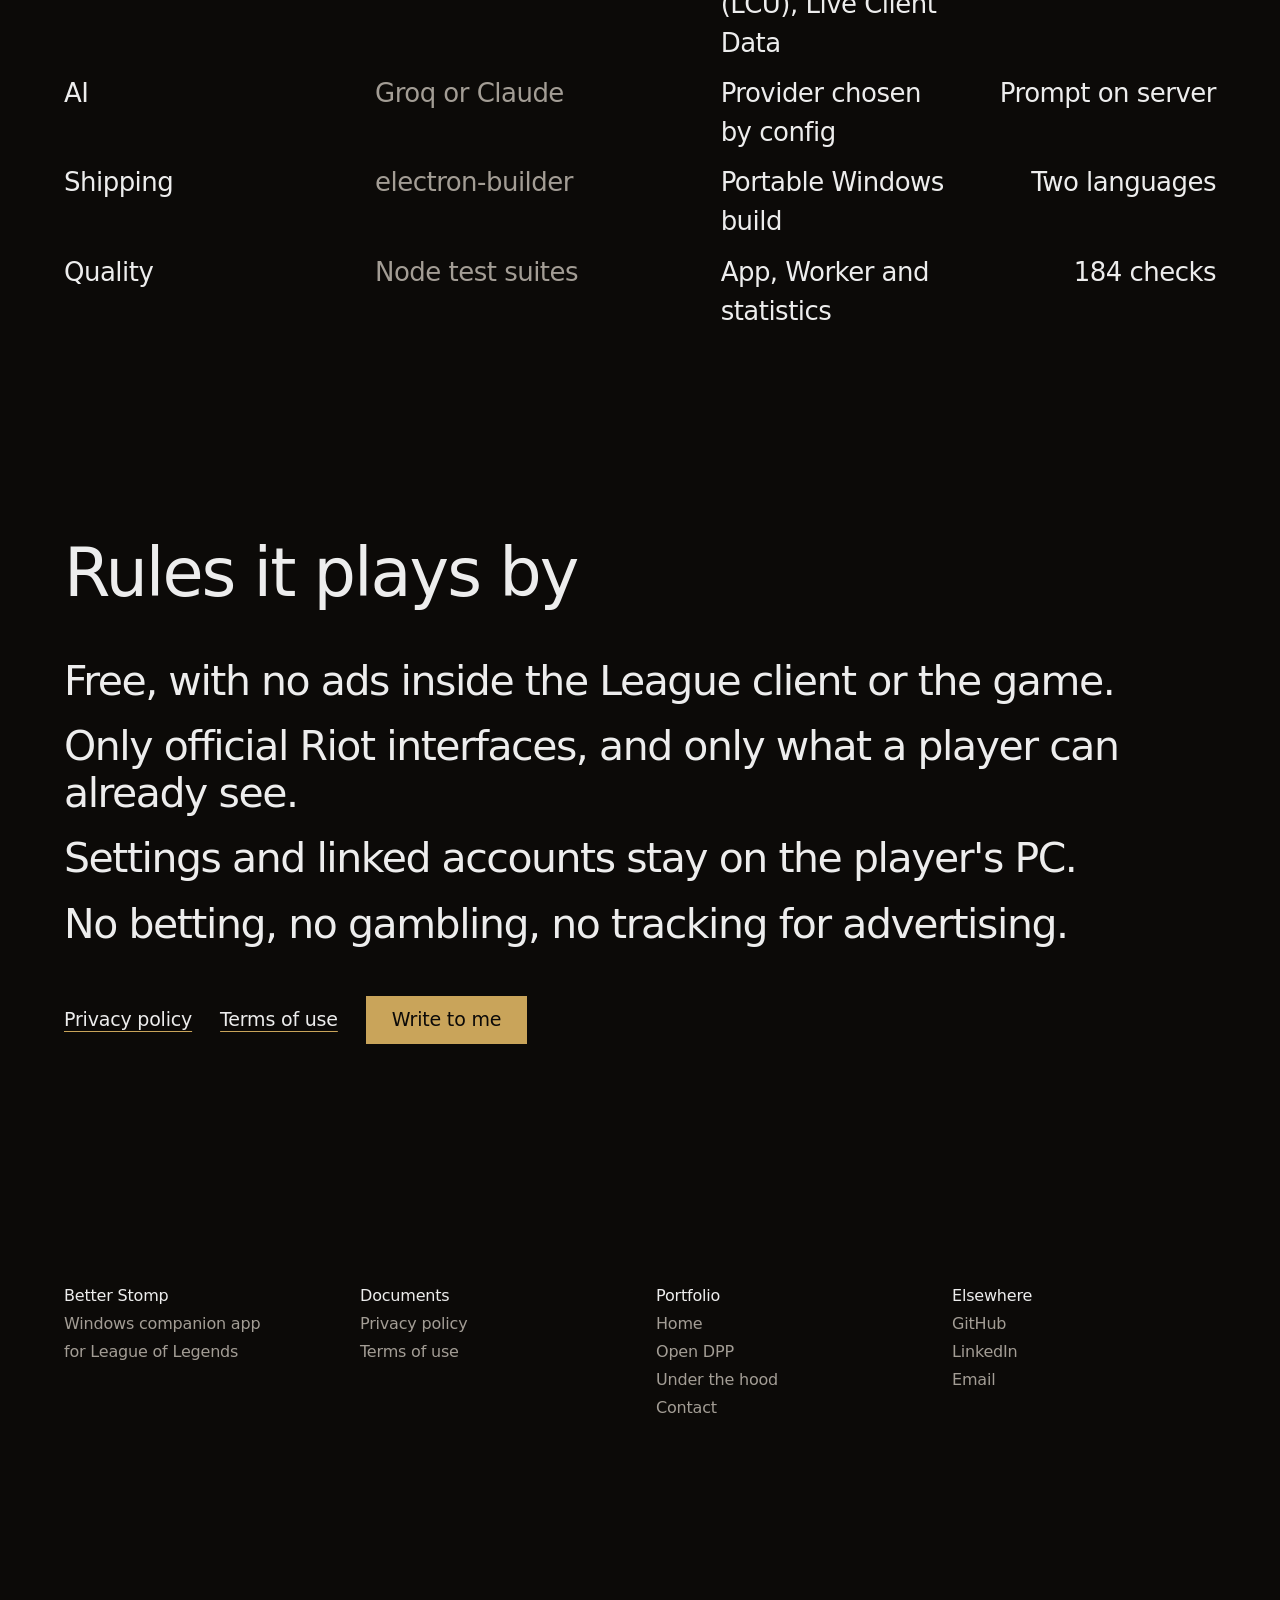
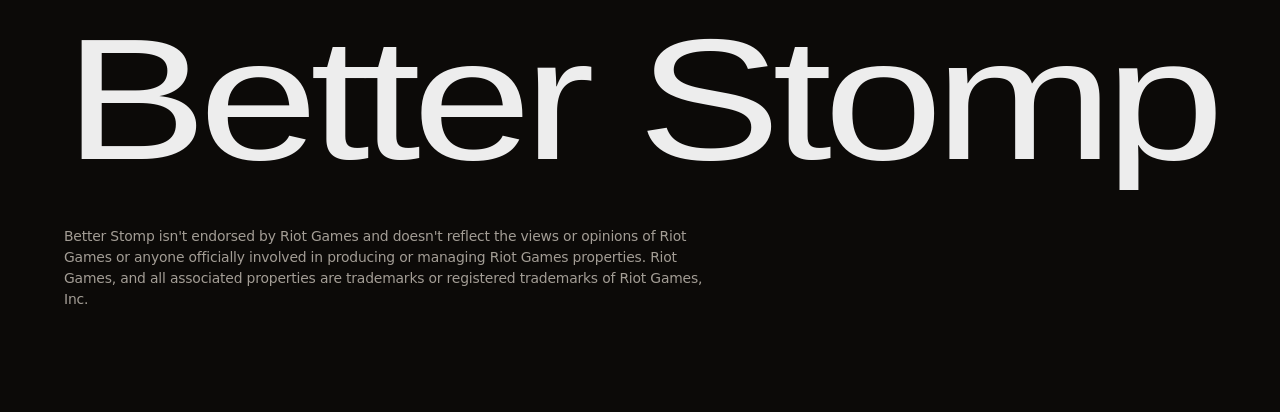
<file: better-stomp/index.html>
<!doctype html>
<html lang="en">
<head>
  <meta charset="utf-8">
  <meta name="viewport" content="width=device-width, initial-scale=1">
  <title>Better Stomp · Case study</title>
  <meta name="description" content="Better Stomp, a free Windows companion app for League of Legends: Electron client, serverless backend on Cloudflare Workers and D1, and a live statistics pipeline.">
  <meta name="theme-color" content="#0c0a08">
  <link rel="preconnect" href="https://api.fontshare.com">
  <link rel="preconnect" href="https://cdn.fontshare.com" crossorigin>
  <link href="https://api.fontshare.com/v2/css?f[]=switzer@400,500&display=swap" rel="stylesheet">
  <link rel="preconnect" href="https://fonts.googleapis.com">
  <link rel="preconnect" href="https://fonts.gstatic.com" crossorigin>
  <link href="https://fonts.googleapis.com/css2?family=JetBrains+Mono:wght@400;500&display=swap" rel="stylesheet">
  <link rel="stylesheet" href="../home.css">
  <link rel="stylesheet" href="../case.css">
  <script>document.documentElement.classList.add('js')</script>
  <script src="../home.js" defer></script>
  <script src="../code.js" defer></script>
  <script src="../fx.js" defer></script>
  <script src="../case.js" defer></script>
</head>
<body>
  <header class="top">
    <a class="name" href="../">← ClaudioneCode</a>
    <nav class="nav" aria-label="Sections">
      <a href="#architecture">Architecture</a><a href="#numbers">Numbers</a><a href="#stack">Stack</a>
    </nav>
  </header>

  <main>
    <section class="bs-hero" aria-labelledby="bs-title">
      <div class="bs-head">
        <h1 id="bs-title" class="scramble" aria-label="Better Stomp"><span aria-hidden="true">Better Stomp</span><span class="caret" aria-hidden="true"></span></h1>
        <p class="bs-lead">A free companion app for League of Legends, built end to end by one developer: an Electron client, a serverless backend on Cloudflare and a pipeline that turns live ranked games into statistics.</p>
        <dl class="facts">
          <div><dt>Role</dt><dd>Design, code, release</dd></div>
          <div><dt>Platform</dt><dd>Windows, portable build</dd></div>
          <div><dt>Core</dt><dd>Electron 38 · Workers · D1</dd></div>
          <div><dt>Status</dt><dd>Released, free</dd></div>
          <div class="go"><a class="btn" href="#architecture">See the architecture</a></div>
        </dl>
      </div>
      <figure class="win tilt" data-ui>
        <div class="bar"><i></i><i></i><i></i><span class="addr">Better Stomp.exe</span></div>
        <img src="../img/better-stomp-build.webp" width="1400" height="880" alt="Better Stomp champion page with tier, win rate, runes and matchups">
      </figure>
    </section>

    <section class="bs-what" aria-labelledby="what-h">
      <h2 id="what-h" class="reveal">Six areas, one window</h2>
      <p class="names" aria-label="Profile, champion builds, champion select, in-game overlay, streaming widget, AI coach">
        <span>Profile</span> <span>·</span> <span>Champion builds</span> <span>·</span> <span>Champion select</span> <span>·</span> <span>In-game overlay</span> <span>·</span> <span>Streaming widget</span> <span>·</span> <span>AI coach</span>
      </p>
      <p class="what-note reveal">All of it reads only official Riot interfaces and information a player can already see. The interesting part is underneath.</p>
    </section>

    <section class="bs-arch" id="architecture" aria-labelledby="arch-h">
      <div class="arch-head reveal">
        <h2 id="arch-h">Architecture</h2>
        <p>Three places, each doing only what it must: the player's PC, one small server on Cloudflare, and the external APIs behind it.</p>
      </div>
      <figure class="diagram reveal" aria-label="Architecture diagram: the Electron app talks to the League client and the Live Client Data API on the PC, and to a Cloudflare Worker over HTTPS; the Worker uses D1, KV, the Riot Games API and an AI provider.">
        <svg class="d-wide" viewBox="0 0 1200 560" aria-hidden="true">
          <rect class="zone" x="0" y="0" width="660" height="560" rx="14"/>
          <text class="zone-t" x="28" y="40">Player's PC</text>
          <rect class="zone" x="700" y="0" width="500" height="560" rx="14"/>
          <text class="zone-t" x="728" y="40">Cloudflare</text>

          <path id="e1" class="edge" d="M250 150 C 300 150, 290 230, 340 230"/>
          <path id="e2" class="edge" d="M250 420 C 300 420, 290 340, 340 340"/>
          <path id="e3" class="edge" d="M620 285 L 760 285"/>
          <path id="e4" class="edge" d="M960 230 C 990 230, 980 120, 1010 120"/>
          <path id="e5" class="edge" d="M960 280 L 1010 280"/>
          <path id="e6" class="edge" d="M960 330 C 990 330, 980 440, 1010 440"/>
          <path id="e7" class="edge" d="M860 360 L 860 430"/>

          <g class="node n1"><rect x="40" y="110" width="210" height="80" rx="8"/><text x="60" y="145">League client</text><text class="sub" x="60" y="170">LCU · allow-listed calls</text></g>
          <g class="node n2"><rect x="40" y="380" width="210" height="80" rx="8"/><text x="60" y="415">Live Client Data</text><text class="sub" x="60" y="440">port 2999 · read-only</text></g>
          <g class="node n3 hub"><rect x="340" y="170" width="280" height="230" rx="10"/><text x="364" y="208">Better Stomp</text><text class="sub" x="364" y="234">Electron 38</text>
            <rect class="lane" x="364" y="254" width="232" height="36" rx="6"/><text class="mono" x="380" y="277">main · IPC, local APIs</text>
            <rect class="lane" x="364" y="298" width="232" height="36" rx="6"/><text class="mono" x="380" y="321">preload · narrow bridge</text>
            <rect class="lane" x="364" y="342" width="232" height="36" rx="6"/><text class="mono" x="380" y="365">renderer · ES modules</text></g>
          <g class="node n4 hub"><rect x="760" y="200" width="200" height="160" rx="10"/><text x="782" y="236">Worker</text><text class="mono" x="782" y="266">fetch /riot /ai</text><text class="mono" x="782" y="290">rate limits</text><text class="mono" x="782" y="314">cron · every min</text></g>
          <g class="node n5"><rect x="1010" y="80" width="160" height="80" rx="8"/><text x="1030" y="115">D1</text><text class="sub" x="1030" y="140">aggregated stats</text></g>
          <g class="node n6"><rect x="1010" y="240" width="160" height="80" rx="8"/><text x="1030" y="275">KV</text><text class="sub" x="1030" y="300">patch summaries</text></g>
          <g class="node n7"><rect x="1010" y="400" width="160" height="80" rx="8"/><text x="1030" y="435">Riot Games API</text><text class="sub" x="1030" y="460">key stays server-side</text></g>
          <g class="node n8"><rect x="760" y="430" width="200" height="80" rx="8"/><text x="782" y="465">AI provider</text><text class="sub" x="782" y="490">Groq or Claude</text></g>
          <text class="lbl" x="640" y="270">HTTPS</text>

          <g class="packets">
            <circle r="4"><animateMotion dur="2.6s" repeatCount="indefinite"><mpath href="#e1"/></animateMotion></circle>
            <circle r="4"><animateMotion dur="2.2s" begin=".8s" repeatCount="indefinite"><mpath href="#e2"/></animateMotion></circle>
            <circle r="4"><animateMotion dur="1.6s" repeatCount="indefinite"><mpath href="#e3"/></animateMotion></circle>
            <circle r="4"><animateMotion dur="1.6s" begin=".8s" keyPoints="1;0" keyTimes="0;1" calcMode="linear" repeatCount="indefinite"><mpath href="#e3"/></animateMotion></circle>
            <circle r="4"><animateMotion dur="2s" repeatCount="indefinite"><mpath href="#e4"/></animateMotion></circle>
            <circle r="4"><animateMotion dur="1.4s" begin=".4s" repeatCount="indefinite"><mpath href="#e5"/></animateMotion></circle>
            <circle r="4"><animateMotion dur="2s" begin="1s" repeatCount="indefinite"><mpath href="#e6"/></animateMotion></circle>
            <circle r="4"><animateMotion dur="1.5s" begin=".6s" repeatCount="indefinite"><mpath href="#e7"/></animateMotion></circle>
          </g>
        </svg>
        <svg class="d-tall" viewBox="0 0 360 860" aria-hidden="true">
          <rect class="zone" x="0" y="0" width="360" height="400" rx="12"/>
          <text class="zone-t" x="18" y="32">Player's PC</text>
          <rect class="zone" x="0" y="430" width="360" height="430" rx="12"/>
          <text class="zone-t" x="18" y="462">Cloudflare</text>
          <path id="t1" class="edge" d="M95 130 L 95 190"/>
          <path id="t2" class="edge" d="M265 130 L 265 190"/>
          <path id="t3" class="edge" d="M180 350 L 180 510"/>
          <path id="t4" class="edge" d="M110 650 L 70 700"/>
          <path id="t5" class="edge" d="M180 650 L 180 700"/>
          <path id="t6" class="edge" d="M250 650 L 290 700"/>
          <g class="node"><rect x="16" y="56" width="158" height="74" rx="8"/><text x="30" y="88">League client</text><text class="sub" x="30" y="112">LCU · allow-listed</text></g>
          <g class="node"><rect x="186" y="56" width="158" height="74" rx="8"/><text x="200" y="88">Live data</text><text class="sub" x="200" y="112">port 2999 · read-only</text></g>
          <g class="node hub"><rect x="40" y="190" width="280" height="160" rx="10"/><text x="60" y="224">Better Stomp</text><text class="mono" x="60" y="256">main · IPC, local APIs</text><text class="mono" x="60" y="282">preload · narrow bridge</text><text class="mono" x="60" y="308">renderer · ES modules</text><text class="sub" x="60" y="334">Electron 38</text></g>
          <text class="lbl" x="192" y="440">HTTPS</text>
          <g class="node hub"><rect x="60" y="510" width="240" height="140" rx="10"/><text x="80" y="544">Worker</text><text class="mono" x="80" y="574">fetch /riot /ai</text><text class="mono" x="80" y="600">rate limits</text><text class="mono" x="80" y="626">cron · every min</text></g>
          <g class="node"><rect x="10" y="700" width="104" height="70" rx="8"/><text x="22" y="732">D1</text><text class="sub" x="22" y="754">stats</text></g>
          <g class="node"><rect x="128" y="700" width="104" height="70" rx="8"/><text x="140" y="732">KV</text><text class="sub" x="140" y="754">summaries</text></g>
          <g class="node"><rect x="246" y="700" width="104" height="70" rx="8"/><text x="258" y="732">Riot API</text><text class="sub" x="258" y="754">key on server</text></g>
          <g class="node"><rect x="90" y="784" width="180" height="62" rx="8"/><text x="104" y="812">AI provider</text><text class="sub" x="104" y="834">Groq or Claude</text></g>
          <g class="packets">
            <circle r="4"><animateMotion dur="1.4s" repeatCount="indefinite"><mpath href="#t1"/></animateMotion></circle>
            <circle r="4"><animateMotion dur="1.4s" begin=".7s" repeatCount="indefinite"><mpath href="#t2"/></animateMotion></circle>
            <circle r="4"><animateMotion dur="1.8s" repeatCount="indefinite"><mpath href="#t3"/></animateMotion></circle>
            <circle r="4"><animateMotion dur="1.2s" repeatCount="indefinite"><mpath href="#t4"/></animateMotion></circle>
            <circle r="4"><animateMotion dur="1.2s" begin=".4s" repeatCount="indefinite"><mpath href="#t5"/></animateMotion></circle>
            <circle r="4"><animateMotion dur="1.2s" begin=".8s" repeatCount="indefinite"><mpath href="#t6"/></animateMotion></circle>
          </g>
        </svg>
      </figure>
      <div class="notes">
        <div class="reveal"><h3>Local only where it must be</h3><p>The app talks to the League client through a short allow-list of endpoints and reads live game data from a read-only local port. No memory reading, no injected code, nothing the game does not already show.</p></div>
        <div class="reveal"><h3>A narrow bridge</h3><p>The interface runs in a sandboxed renderer. It reaches the system only through a small preload API, so the UI never holds a credential or opens a socket of its own.</p></div>
        <div class="reveal"><h3>One small server</h3><p>A Cloudflare Worker proxies the Riot Games API, so the key never ships inside the app. Requests are rate-limited per route, and patch summaries are cached in KV.</p></div>
        <div class="reveal"><h3>Statistics on a budget</h3><p>A cron trigger fires every minute, pulls a few ranked games and folds them into D1. Each run fits in about 10 ms of CPU, so the whole pipeline lives on the free tier.</p></div>
      </div>
    </section>

    <section class="bs-numbers" id="numbers" aria-labelledby="num-h">
      <h2 id="num-h" class="reveal">By the numbers</h2>
      <dl class="counts">
        <div class="reveal"><dt>between two statistics runs</dt><dd><span data-count="1">1</span> min</dd></div>
        <div class="reveal"><dt>CPU budget for each run</dt><dd><span data-count="10">10</span> ms</dd></div>
        <div class="reveal"><dt>checks in the test suites</dt><dd><span data-count="184">184</span></dd></div>
        <div class="reveal"><dt>lines of JavaScript, no framework</dt><dd><span data-count="3.2" data-dec="1">3.2</span>k</dd></div>
        <div class="reveal"><dt>languages, English and Italian</dt><dd><span data-count="2">2</span></dd></div>
        <div class="reveal"><dt>ads inside the client or the game</dt><dd><span data-count="0">0</span></dd></div>
      </dl>
    </section>

    <section class="bs-code" aria-labelledby="code-h">
      <div class="code-text">
        <h2 id="code-h" class="reveal">The heart of the pipeline</h2>
        <p class="reveal">Every minute the Worker reads a few finished ranked games. This function folds one of them into the running totals: games and wins per champion and role, and the lane opponent for matchup statistics. Remakes and short games are thrown away first.</p>
        <p class="stack reveal">backend/stats.js · Cloudflare Workers · D1</p>
      </div>
      <figure class="code reveal" data-ui><figcaption>backend/stats.js</figcaption><pre><code data-lang="js">export function addMatch(agg, m) {
  const { info } = m;
  if (info.queueId !== 420 || info.gameDuration &lt; 300) return false;
  agg.matches++;
  for (const p of info.participants) {
    if (!POSITIONS.has(p.teamPosition)) continue;
    const r = (agg.roles[`${p.championId}|${p.teamPosition}`] ??= newRole());
    const win = p.win ? 1 : 0;
    r.g++; r.w += win;
    // matchup: the enemy champion in the same lane
    const opp = info.participants.find((q) =&gt; q.teamId !== p.teamId &amp;&amp; q.teamPosition === p.teamPosition);
    if (opp) add(r.v, opp.championId);
  }
  return true;
}</code></pre></figure>
    </section>

    <section class="bs-screens" aria-labelledby="screens-h">
      <div class="hs-stage">
        <h2 id="screens-h">Inside the app</h2>
        <div class="hs-track">
          <figure class="win" data-ui><div class="bar"><i></i><i></i><i></i><span class="addr">Champions</span></div><img src="../img/better-stomp-champions.webp" width="1400" height="880" alt="Champion grid with tier and win rate" loading="lazy"></figure>
          <figure class="win" data-ui><div class="bar"><i></i><i></i><i></i><span class="addr">Tier list</span></div><img src="../img/better-stomp-tier-list.webp" width="1400" height="880" alt="Tier list ordered by win rate" loading="lazy"></figure>
          <figure class="win" data-ui><div class="bar"><i></i><i></i><i></i><span class="addr">Champion select</span></div><img src="../img/better-stomp-pick.webp" width="1400" height="880" alt="Pick suggestions for the mid lane" loading="lazy"></figure>
          <figure class="win" data-ui><div class="bar"><i></i><i></i><i></i><span class="addr">Champion page</span></div><img src="../img/better-stomp-build.webp" width="1400" height="880" alt="Champion page with runes and matchups" loading="lazy"></figure>
        </div>
      </div>
    </section>

    <section class="lineup" id="stack" aria-labelledby="stack-h">
      <h2 id="stack-h" class="reveal">Stack</h2>
      <table>
        <tbody class="reveal">
          <tr><th scope="row">Desktop</th><td>Electron 38</td><td>Vanilla JavaScript, ES modules</td><td>No framework</td></tr>
          <tr><th scope="row">Backend</th><td>Cloudflare Workers</td><td>D1 (SQLite), KV, rate limiting</td><td>Cron every minute</td></tr>
          <tr><th scope="row">Data</th><td>Riot Games API</td><td>League client (LCU), Live Client Data</td><td>Official only</td></tr>
          <tr><th scope="row">AI</th><td>Groq or Claude</td><td>Provider chosen by config</td><td>Prompt on server</td></tr>
          <tr><th scope="row">Shipping</th><td>electron-builder</td><td>Portable Windows build</td><td>Two languages</td></tr>
          <tr><th scope="row">Quality</th><td>Node test suites</td><td>App, Worker and statistics</td><td>184 checks</td></tr>
        </tbody>
      </table>
    </section>

    <section class="bs-rules" aria-labelledby="rules-h">
      <h2 id="rules-h" class="reveal">Rules it plays by</h2>
      <ul>
        <li class="reveal">Free, with no ads inside the League client or the game.</li>
        <li class="reveal">Only official Riot interfaces, and only what a player can already see.</li>
        <li class="reveal">Settings and linked accounts stay on the player's PC.</li>
        <li class="reveal">No betting, no gambling, no tracking for advertising.</li>
      </ul>
      <p class="rules-links reveal"><a class="link" href="privacy.html">Privacy policy</a><a class="link" href="terms.html">Terms of use</a><a class="btn" href="mailto:claudio.dilecce.lavoro@gmail.com?subject=Better%20Stomp">Write to me</a></p>
    </section>
  </main>

  <footer class="foot">
    <div class="cols">
      <ul><li>Better Stomp</li><li>Windows companion app</li><li>for League of Legends</li></ul>
      <ul><li>Documents</li><li><a href="privacy.html">Privacy policy</a></li><li><a href="terms.html">Terms of use</a></li></ul>
      <ul><li>Portfolio</li><li><a href="../">Home</a></li><li><a href="../open-dpp/">Open DPP</a></li><li><a href="../#work">Under the hood</a></li><li><a href="../#contact">Contact</a></li></ul>
      <ul><li>Elsewhere</li><li><a href="https://github.com/ClaudioneCode">GitHub</a></li><li><a href="https://www.linkedin.com/in/claudiodilecce/">LinkedIn</a></li><li><a href="mailto:claudio.dilecce.lavoro@gmail.com">Email</a></li></ul>
    </div>
    <svg class="wordmark" viewBox="0 0 1000 150" role="img" aria-label="Better Stomp"><text x="0" y="122" textLength="1000" lengthAdjust="spacingAndGlyphs">Better Stomp</text></svg>
    <p class="legal">Better Stomp isn't endorsed by Riot Games and doesn't reflect the views or opinions of Riot Games or anyone officially involved in producing or managing Riot Games properties. Riot Games, and all associated properties are trademarks or registered trademarks of Riot Games, Inc.</p>
  </footer>
</body>
</html>
</file>
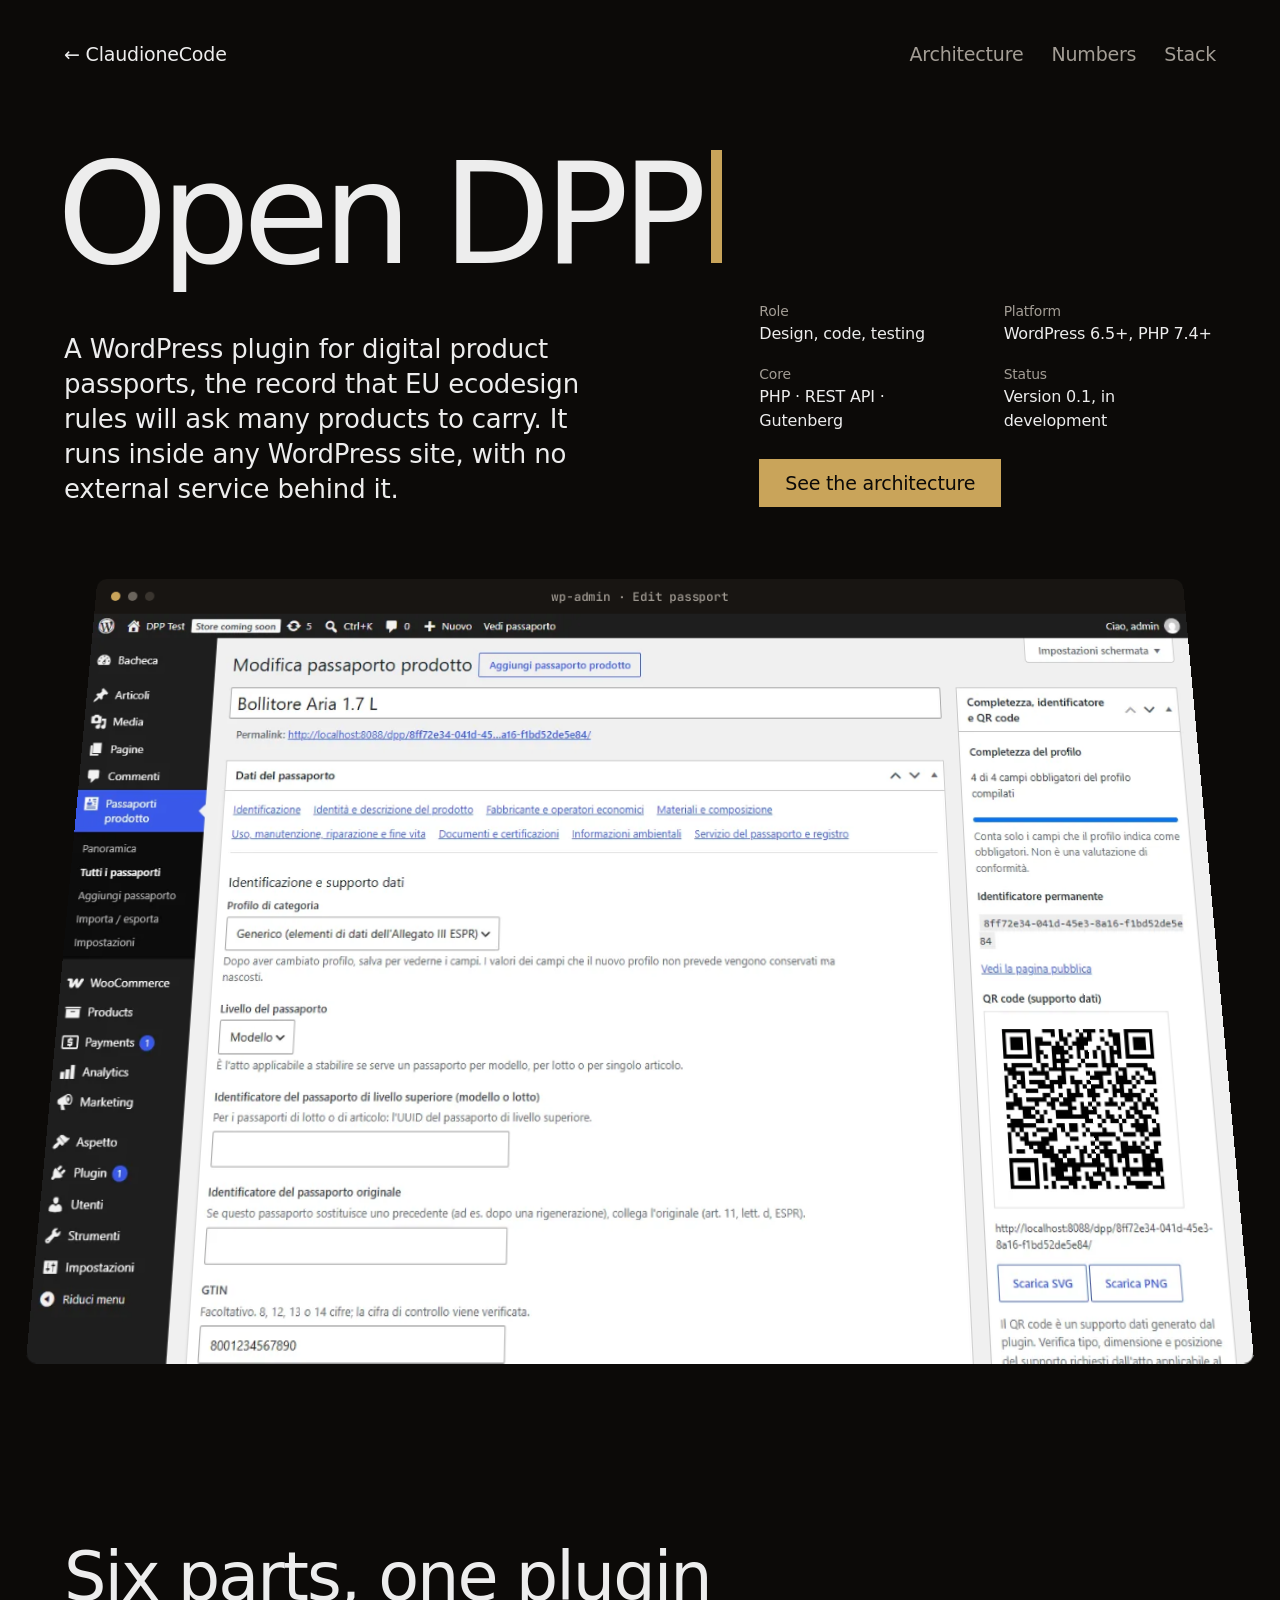
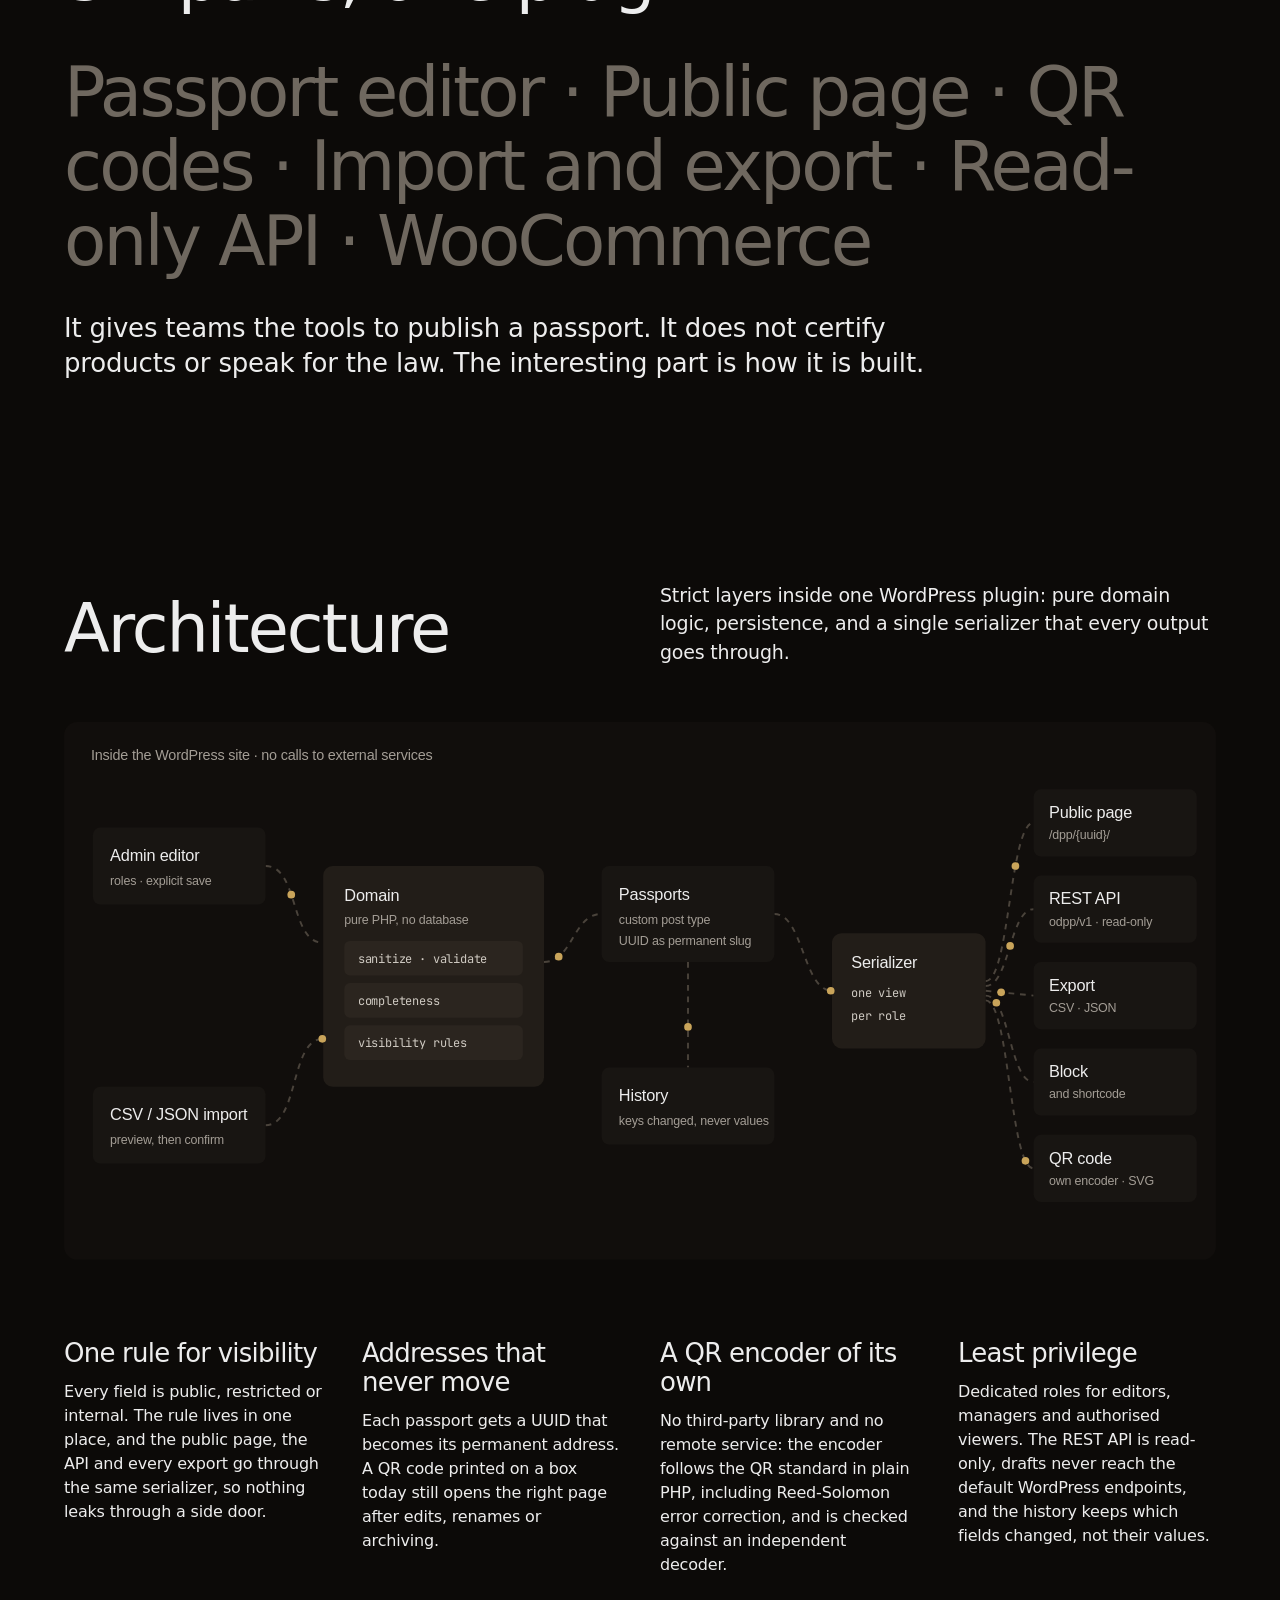
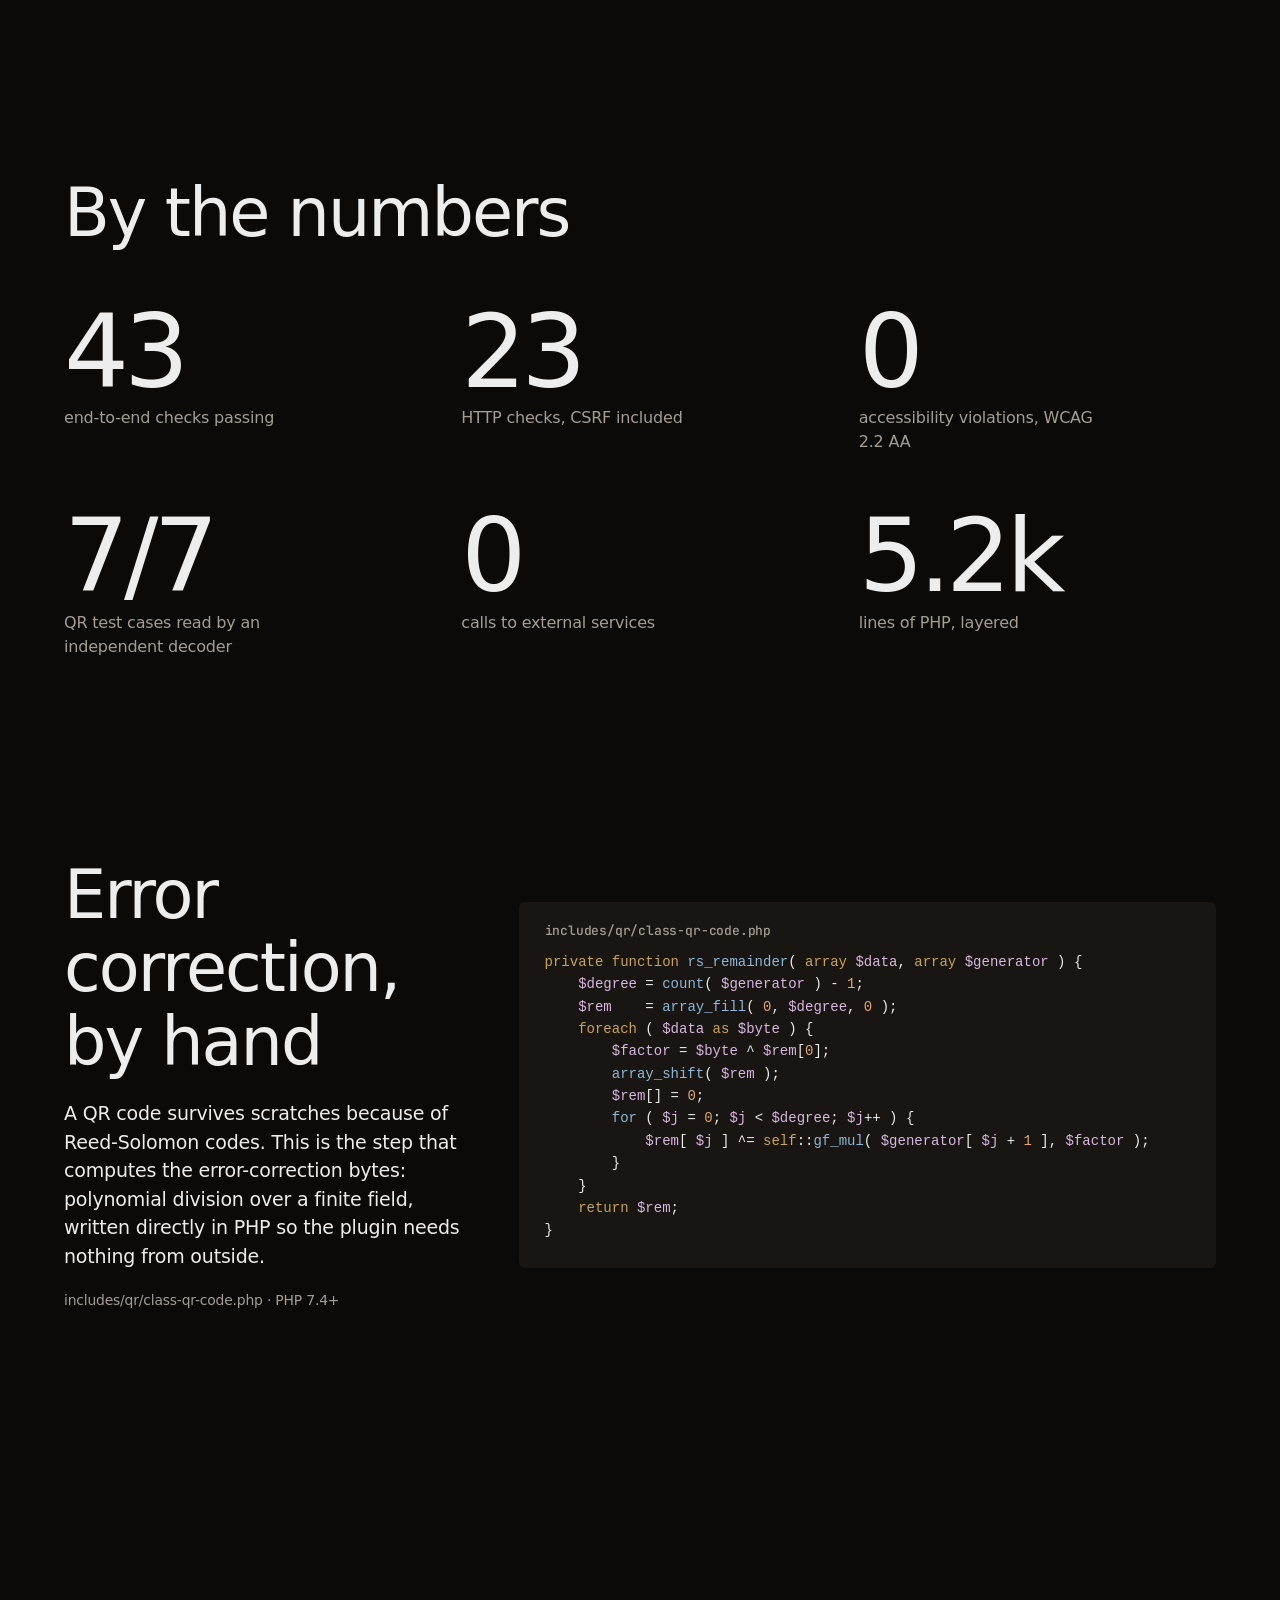
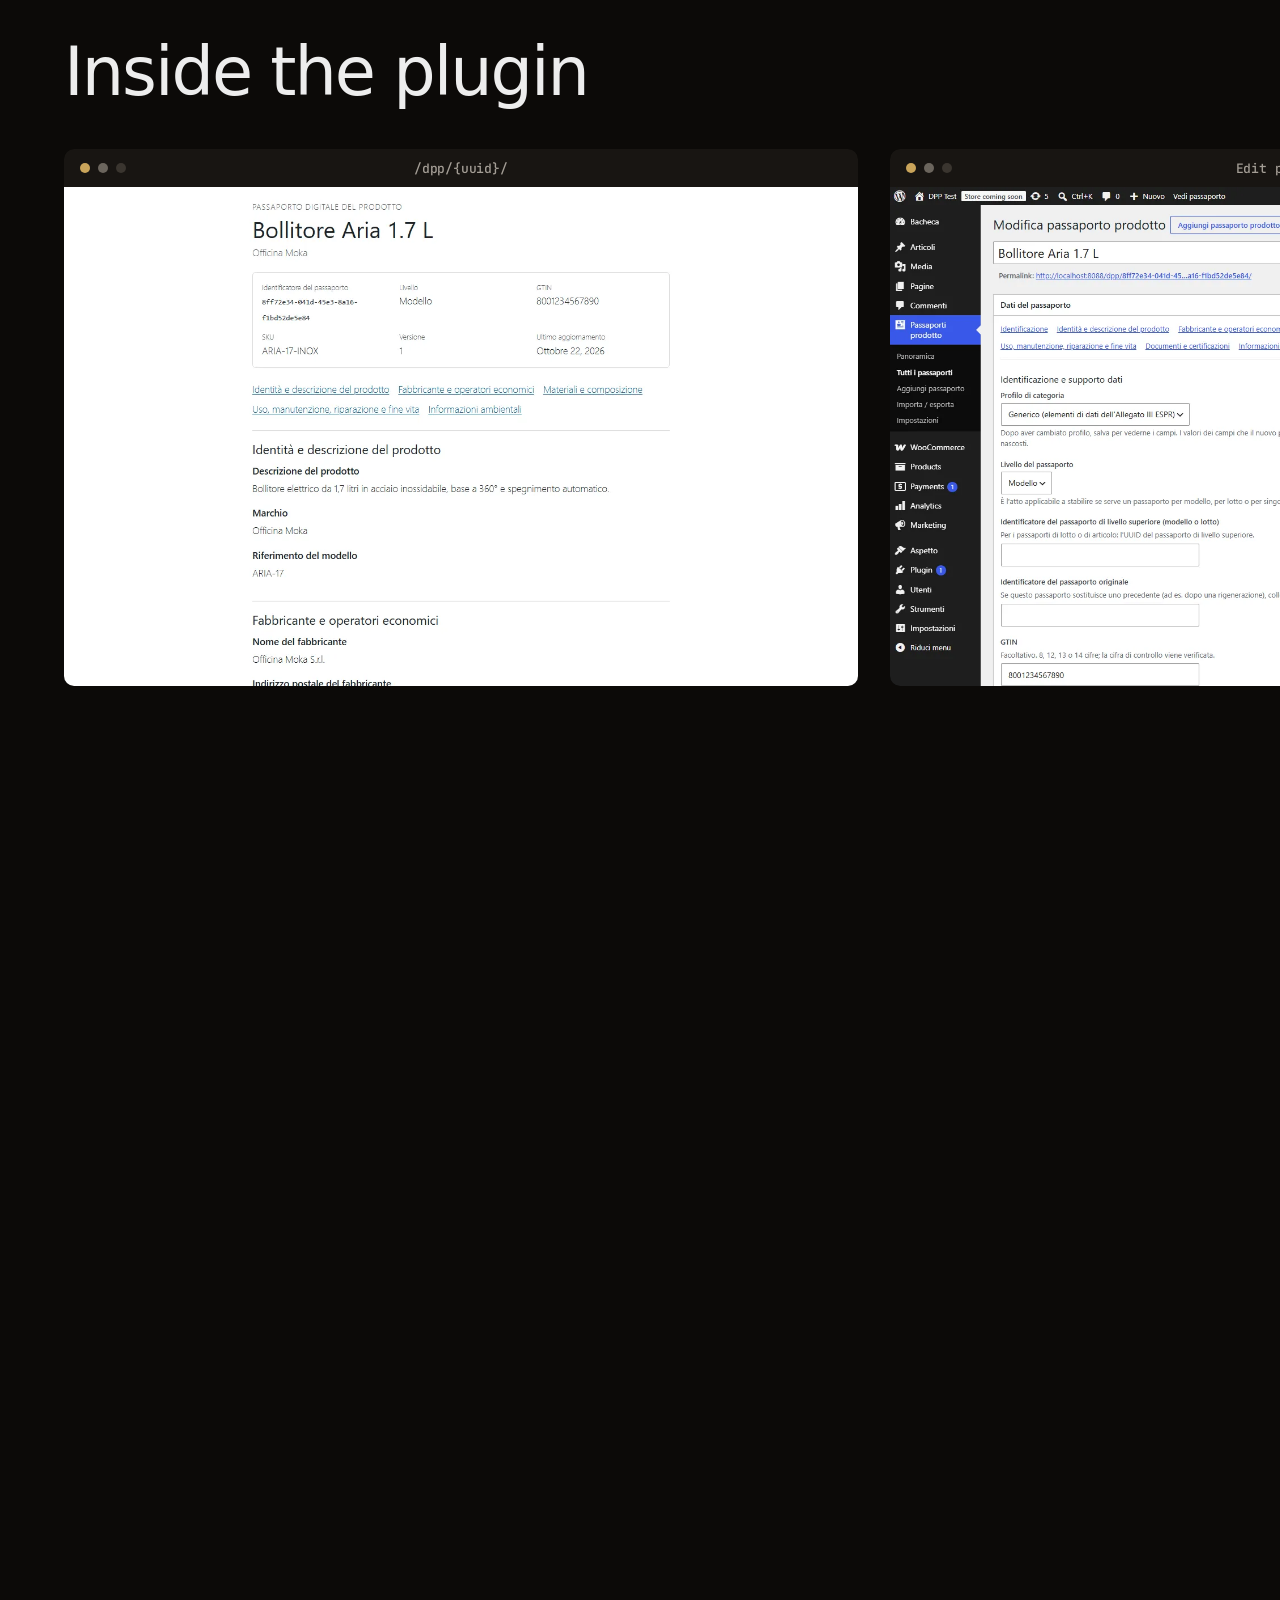
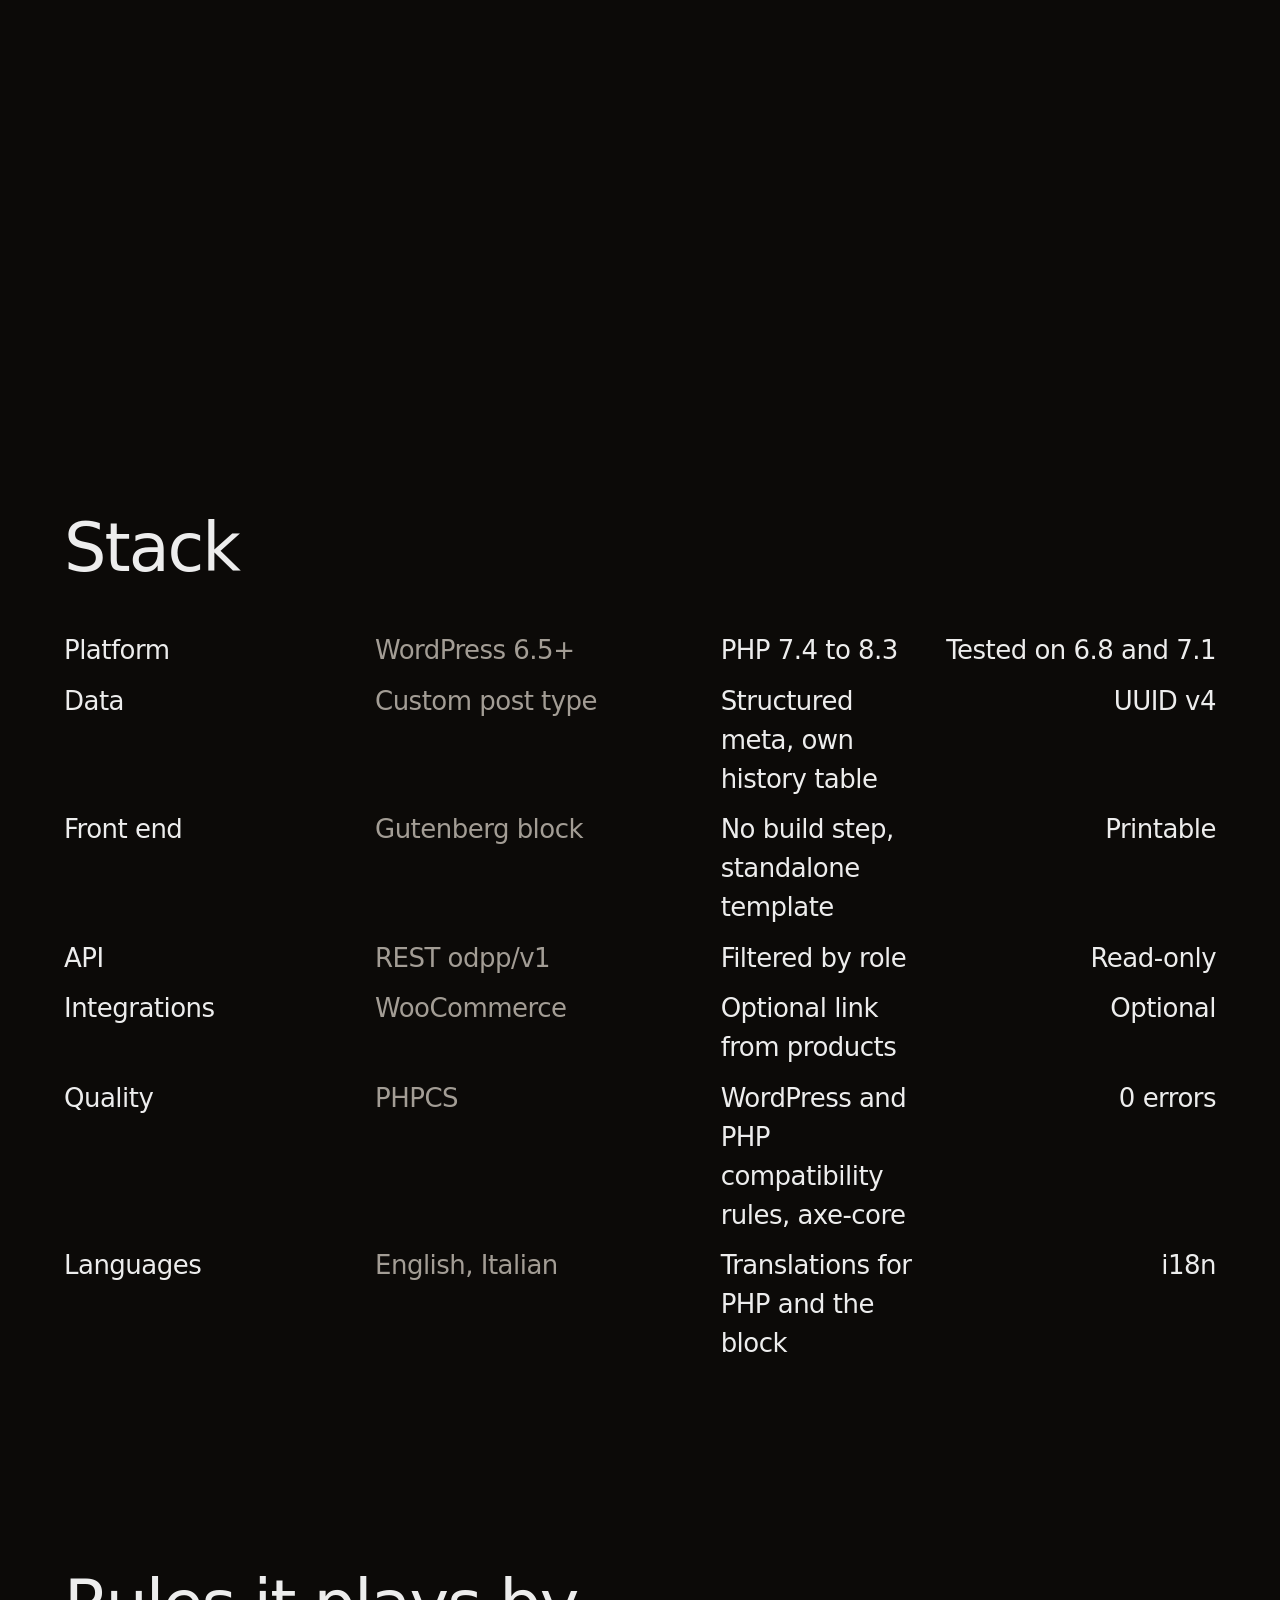
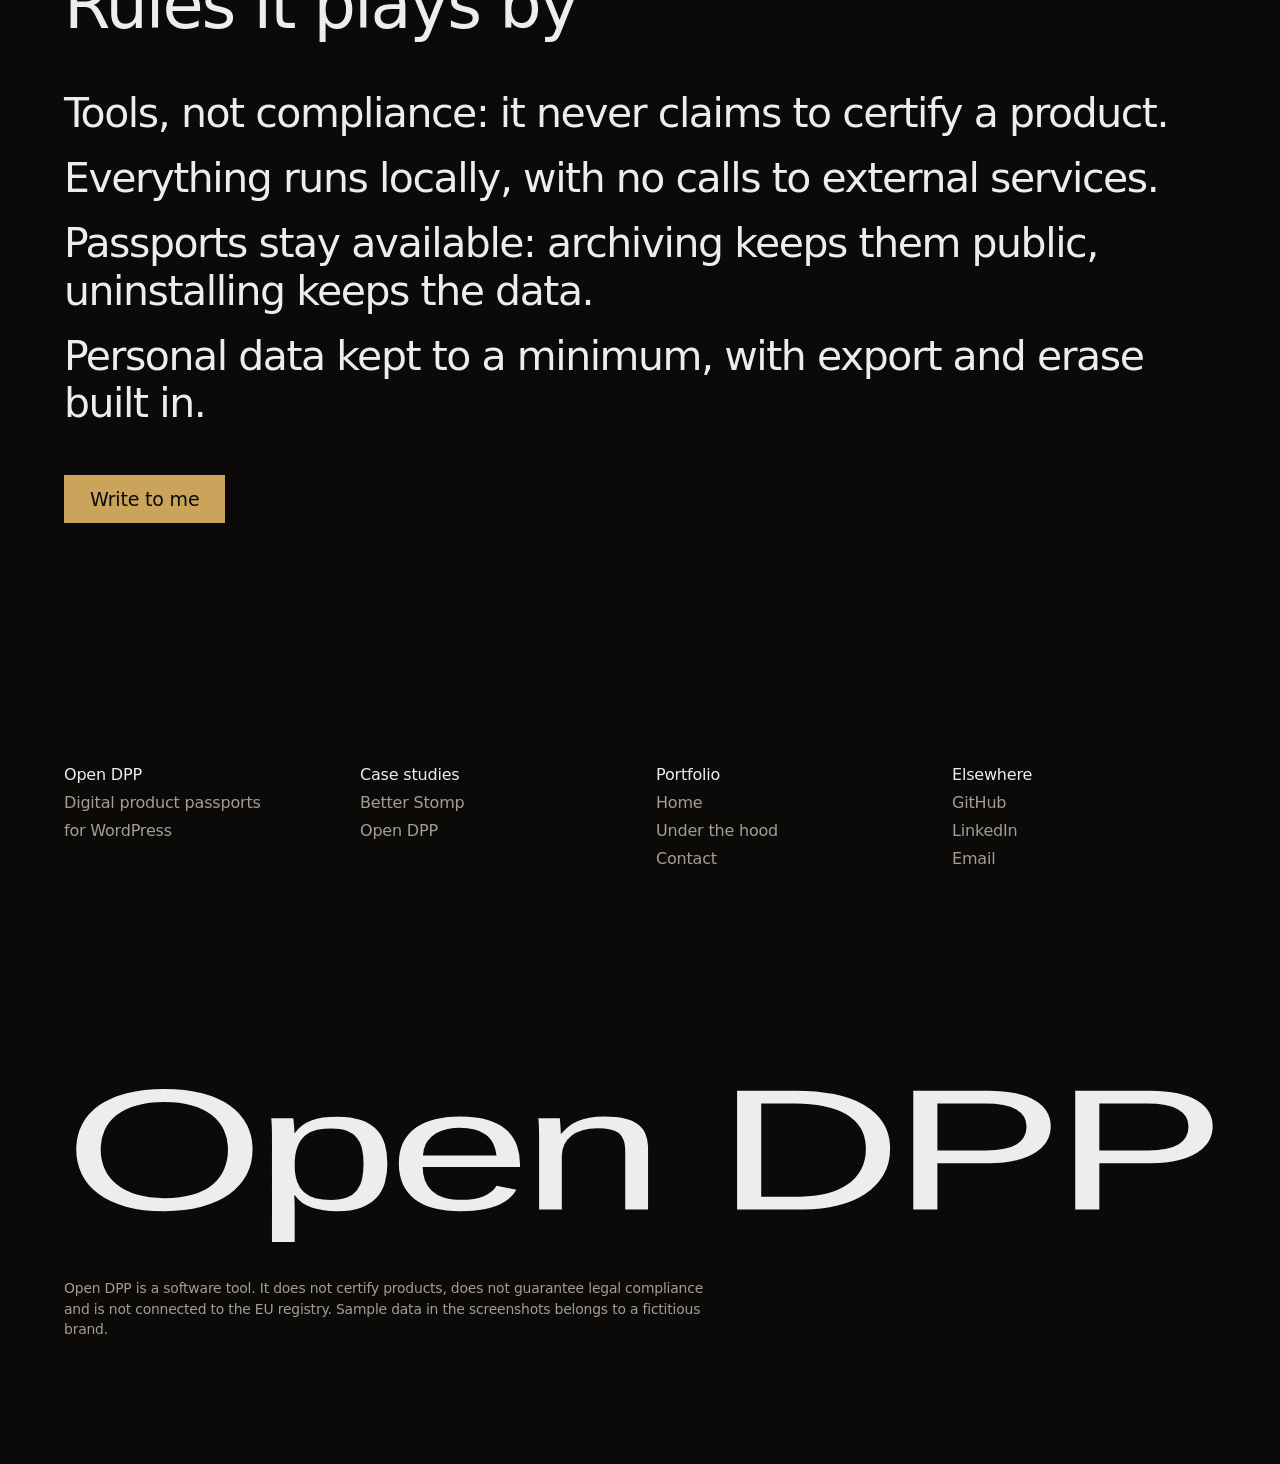
<file: open-dpp/index.html>
<!doctype html>
<html lang="en">
<head>
  <meta charset="utf-8">
  <meta name="viewport" content="width=device-width, initial-scale=1">
  <title>Open DPP · Case study</title>
  <meta name="description" content="Open DPP, a WordPress plugin for digital product passports: layered PHP architecture, a QR encoder of its own, read-only REST API, tested end to end.">
  <meta name="theme-color" content="#0c0a08">
  <link rel="preconnect" href="https://api.fontshare.com">
  <link rel="preconnect" href="https://cdn.fontshare.com" crossorigin>
  <link href="https://api.fontshare.com/v2/css?f[]=switzer@400,500&display=swap" rel="stylesheet">
  <link rel="preconnect" href="https://fonts.googleapis.com">
  <link rel="preconnect" href="https://fonts.gstatic.com" crossorigin>
  <link href="https://fonts.googleapis.com/css2?family=JetBrains+Mono:wght@400;500&display=swap" rel="stylesheet">
  <link rel="stylesheet" href="../home.css">
  <link rel="stylesheet" href="../case.css">
  <script>document.documentElement.classList.add('js')</script>
  <script src="../home.js" defer></script>
  <script src="../code.js" defer></script>
  <script src="../fx.js" defer></script>
  <script src="../case.js" defer></script>
</head>
<body>
  <header class="top">
    <a class="name" href="../">← ClaudioneCode</a>
    <nav class="nav" aria-label="Sections">
      <a href="#architecture">Architecture</a><a href="#numbers">Numbers</a><a href="#stack">Stack</a>
    </nav>
  </header>

  <main>
    <section class="bs-hero" aria-labelledby="dpp-title">
      <div class="bs-head">
        <h1 id="dpp-title" class="scramble" aria-label="Open DPP"><span aria-hidden="true">Open DPP</span><span class="caret" aria-hidden="true"></span></h1>
        <p class="bs-lead">A WordPress plugin for digital product passports, the record that EU ecodesign rules will ask many products to carry. It runs inside any WordPress site, with no external service behind it.</p>
        <dl class="facts">
          <div><dt>Role</dt><dd>Design, code, testing</dd></div>
          <div><dt>Platform</dt><dd>WordPress 6.5+, PHP 7.4+</dd></div>
          <div><dt>Core</dt><dd>PHP · REST API · Gutenberg</dd></div>
          <div><dt>Status</dt><dd>Version 0.1, in development</dd></div>
          <div class="go"><a class="btn" href="#architecture">See the architecture</a></div>
        </dl>
      </div>
      <figure class="win tilt" data-ui>
        <div class="bar"><i></i><i></i><i></i><span class="addr">wp-admin · Edit passport</span></div>
        <img src="../img/open-dpp-editor.webp" width="1400" height="880" alt="The passport editor: data sections on the left, completeness, permanent identifier and QR code on the right">
      </figure>
    </section>

    <section class="bs-what" aria-labelledby="what-h">
      <h2 id="what-h" class="reveal">Six parts, one plugin</h2>
      <p class="names" aria-label="Passport editor, public page, QR codes, import and export, read-only API, WooCommerce">
        <span>Passport editor</span> <span>·</span> <span>Public page</span> <span>·</span> <span>QR codes</span> <span>·</span> <span>Import and export</span> <span>·</span> <span>Read-only API</span> <span>·</span> <span>WooCommerce</span>
      </p>
      <p class="what-note reveal">It gives teams the tools to publish a passport. It does not certify products or speak for the law. The interesting part is how it is built.</p>
    </section>

    <section class="bs-arch" id="architecture" aria-labelledby="arch-h">
      <div class="arch-head reveal">
        <h2 id="arch-h">Architecture</h2>
        <p>Strict layers inside one WordPress plugin: pure domain logic, persistence, and a single serializer that every output goes through.</p>
      </div>
      <figure class="diagram reveal" aria-label="Architecture diagram: the admin editor and CSV or JSON import feed the domain layer, which validates data and decides visibility; passports are stored as a custom post type with a history table; one serializer produces the public page, the REST API, exports, the block and the QR code.">
        <svg class="d-wide" viewBox="0 0 1200 560" aria-hidden="true">
          <rect class="zone" x="0" y="0" width="1200" height="560" rx="14"/>
          <text class="zone-t" x="28" y="40">Inside the WordPress site · no calls to external services</text>

          <path id="o1" class="edge" d="M210 150 C 245 150, 235 230, 270 230"/>
          <path id="o2" class="edge" d="M210 420 C 245 420, 235 330, 270 330"/>
          <path id="o3" class="edge" d="M500 250 C 530 250, 530 200, 560 200"/>
          <path id="o4" class="edge" d="M650 250 L 650 360"/>
          <path id="o5" class="edge" d="M740 200 C 770 200, 770 280, 800 280"/>
          <path id="o6" class="edge" d="M960 270 C 985 270, 985 105, 1010 105"/>
          <path id="o7" class="edge" d="M960 275 C 985 275, 985 195, 1010 195"/>
          <path id="o8" class="edge" d="M960 280 L 1010 285"/>
          <path id="o9" class="edge" d="M960 285 C 985 285, 985 375, 1010 375"/>
          <path id="o10" class="edge" d="M960 290 C 985 290, 985 465, 1010 465"/>

          <g class="node n1"><rect x="30" y="110" width="180" height="80" rx="8"/><text x="48" y="145">Admin editor</text><text class="sub" x="48" y="170">roles · explicit save</text></g>
          <g class="node n2"><rect x="30" y="380" width="180" height="80" rx="8"/><text x="48" y="415">CSV / JSON import</text><text class="sub" x="48" y="440">preview, then confirm</text></g>
          <g class="node n3 hub"><rect x="270" y="150" width="230" height="230" rx="10"/><text x="292" y="186">Domain</text><text class="sub" x="292" y="210">pure PHP, no database</text>
            <rect class="lane" x="292" y="228" width="186" height="36" rx="6"/><text class="mono" x="306" y="251">sanitize · validate</text>
            <rect class="lane" x="292" y="272" width="186" height="36" rx="6"/><text class="mono" x="306" y="295">completeness</text>
            <rect class="lane" x="292" y="316" width="186" height="36" rx="6"/><text class="mono" x="306" y="339">visibility rules</text></g>
          <g class="node n4"><rect x="560" y="150" width="180" height="100" rx="8"/><text x="578" y="185">Passports</text><text class="sub" x="578" y="210">custom post type</text><text class="sub" x="578" y="232">UUID as permanent slug</text></g>
          <g class="node n5"><rect x="560" y="360" width="180" height="80" rx="8"/><text x="578" y="395">History</text><text class="sub" x="578" y="420">keys changed, never values</text></g>
          <g class="node n6 hub"><rect x="800" y="220" width="160" height="120" rx="10"/><text x="820" y="256">Serializer</text><text class="mono" x="820" y="286">one view</text><text class="mono" x="820" y="310">per role</text></g>
          <g class="node n7"><rect x="1010" y="70" width="170" height="70" rx="8"/><text x="1026" y="100">Public page</text><text class="sub" x="1026" y="122">/dpp/{uuid}/</text></g>
          <g class="node n7"><rect x="1010" y="160" width="170" height="70" rx="8"/><text x="1026" y="190">REST API</text><text class="sub" x="1026" y="212">odpp/v1 · read-only</text></g>
          <g class="node n8"><rect x="1010" y="250" width="170" height="70" rx="8"/><text x="1026" y="280">Export</text><text class="sub" x="1026" y="302">CSV · JSON</text></g>
          <g class="node n8"><rect x="1010" y="340" width="170" height="70" rx="8"/><text x="1026" y="370">Block</text><text class="sub" x="1026" y="392">and shortcode</text></g>
          <g class="node n8"><rect x="1010" y="430" width="170" height="70" rx="8"/><text x="1026" y="460">QR code</text><text class="sub" x="1026" y="482">own encoder · SVG</text></g>

          <g class="packets">
            <circle r="4"><animateMotion dur="2.2s" repeatCount="indefinite"><mpath href="#o1"/></animateMotion></circle>
            <circle r="4"><animateMotion dur="2.2s" begin=".9s" repeatCount="indefinite"><mpath href="#o2"/></animateMotion></circle>
            <circle r="4"><animateMotion dur="1.4s" repeatCount="indefinite"><mpath href="#o3"/></animateMotion></circle>
            <circle r="4"><animateMotion dur="1.6s" begin=".5s" repeatCount="indefinite"><mpath href="#o4"/></animateMotion></circle>
            <circle r="4"><animateMotion dur="1.4s" begin=".3s" repeatCount="indefinite"><mpath href="#o5"/></animateMotion></circle>
            <circle r="4"><animateMotion dur="1.8s" repeatCount="indefinite"><mpath href="#o6"/></animateMotion></circle>
            <circle r="4"><animateMotion dur="1.8s" begin=".35s" repeatCount="indefinite"><mpath href="#o7"/></animateMotion></circle>
            <circle r="4"><animateMotion dur="1.8s" begin=".7s" repeatCount="indefinite"><mpath href="#o8"/></animateMotion></circle>
            <circle r="4"><animateMotion dur="1.8s" begin="1.05s" repeatCount="indefinite"><mpath href="#o9"/></animateMotion></circle>
            <circle r="4"><animateMotion dur="1.8s" begin="1.4s" repeatCount="indefinite"><mpath href="#o10"/></animateMotion></circle>
          </g>
        </svg>
        <svg class="d-tall" viewBox="0 0 360 930" aria-hidden="true">
          <rect class="zone" x="0" y="0" width="360" height="930" rx="12"/>
          <text class="zone-t" x="18" y="32">Inside WordPress · no external calls</text>
          <path id="u1" class="edge" d="M95 124 L 95 170"/>
          <path id="u2" class="edge" d="M265 124 L 265 170"/>
          <path id="u3" class="edge" d="M110 330 L 95 380"/>
          <path id="u4" class="edge" d="M174 415 L 186 415"/>
          <path id="u5" class="edge" d="M95 460 L 150 520"/>
          <path id="u6" class="edge" d="M140 610 L 95 660"/>
          <path id="u7" class="edge" d="M220 610 L 265 660"/>
          <path id="u8" class="edge" d="M180 610 L 180 820"/>
          <g class="node"><rect x="16" y="52" width="158" height="72" rx="8"/><text x="30" y="84">Admin editor</text><text class="sub" x="30" y="106">explicit save</text></g>
          <g class="node"><rect x="186" y="52" width="158" height="72" rx="8"/><text x="200" y="84">Import</text><text class="sub" x="200" y="106">CSV · JSON</text></g>
          <g class="node hub"><rect x="40" y="170" width="280" height="160" rx="10"/><text x="60" y="204">Domain</text><text class="mono" x="60" y="236">sanitize · validate</text><text class="mono" x="60" y="262">completeness</text><text class="mono" x="60" y="288">visibility rules</text><text class="sub" x="60" y="314">pure PHP, no database</text></g>
          <g class="node"><rect x="16" y="380" width="158" height="80" rx="8"/><text x="30" y="412">Passports</text><text class="sub" x="30" y="436">UUID permanent slug</text></g>
          <g class="node"><rect x="186" y="380" width="158" height="80" rx="8"/><text x="200" y="412">History</text><text class="sub" x="200" y="436">keys, never values</text></g>
          <g class="node hub"><rect x="70" y="520" width="220" height="90" rx="10"/><text x="90" y="554">Serializer</text><text class="mono" x="90" y="584">one view per role</text></g>
          <g class="node"><rect x="16" y="660" width="158" height="70" rx="8"/><text x="30" y="690">Public page</text><text class="sub" x="30" y="712">/dpp/{uuid}/</text></g>
          <g class="node"><rect x="186" y="660" width="158" height="70" rx="8"/><text x="200" y="690">REST API</text><text class="sub" x="200" y="712">read-only</text></g>
          <g class="node"><rect x="16" y="820" width="100" height="70" rx="8"/><text x="28" y="850">Export</text><text class="sub" x="28" y="872">CSV · JSON</text></g>
          <g class="node"><rect x="130" y="820" width="100" height="70" rx="8"/><text x="142" y="850">QR</text><text class="sub" x="142" y="872">own encoder</text></g>
          <g class="node"><rect x="244" y="820" width="100" height="70" rx="8"/><text x="256" y="850">Block</text><text class="sub" x="256" y="872">shortcode</text></g>
          <g class="packets">
            <circle r="4"><animateMotion dur="1.3s" repeatCount="indefinite"><mpath href="#u1"/></animateMotion></circle>
            <circle r="4"><animateMotion dur="1.3s" begin=".6s" repeatCount="indefinite"><mpath href="#u2"/></animateMotion></circle>
            <circle r="4"><animateMotion dur="1.2s" repeatCount="indefinite"><mpath href="#u3"/></animateMotion></circle>
            <circle r="4"><animateMotion dur="1.2s" begin=".4s" repeatCount="indefinite"><mpath href="#u5"/></animateMotion></circle>
            <circle r="4"><animateMotion dur="1.2s" begin=".2s" repeatCount="indefinite"><mpath href="#u6"/></animateMotion></circle>
            <circle r="4"><animateMotion dur="1.2s" begin=".6s" repeatCount="indefinite"><mpath href="#u7"/></animateMotion></circle>
            <circle r="4"><animateMotion dur="1.8s" begin=".9s" repeatCount="indefinite"><mpath href="#u8"/></animateMotion></circle>
          </g>
        </svg>
      </figure>
      <div class="notes">
        <div class="reveal"><h3>One rule for visibility</h3><p>Every field is public, restricted or internal. The rule lives in one place, and the public page, the API and every export go through the same serializer, so nothing leaks through a side door.</p></div>
        <div class="reveal"><h3>Addresses that never move</h3><p>Each passport gets a UUID that becomes its permanent address. A QR code printed on a box today still opens the right page after edits, renames or archiving.</p></div>
        <div class="reveal"><h3>A QR encoder of its own</h3><p>No third-party library and no remote service: the encoder follows the QR standard in plain PHP, including Reed-Solomon error correction, and is checked against an independent decoder.</p></div>
        <div class="reveal"><h3>Least privilege</h3><p>Dedicated roles for editors, managers and authorised viewers. The REST API is read-only, drafts never reach the default WordPress endpoints, and the history keeps which fields changed, not their values.</p></div>
      </div>
    </section>

    <section class="bs-numbers" id="numbers" aria-labelledby="num-h">
      <h2 id="num-h" class="reveal">By the numbers</h2>
      <dl class="counts">
        <div class="reveal"><dt>end-to-end checks passing</dt><dd><span data-count="43">43</span></dd></div>
        <div class="reveal"><dt>HTTP checks, CSRF included</dt><dd><span data-count="23">23</span></dd></div>
        <div class="reveal"><dt>accessibility violations, WCAG 2.2 AA</dt><dd><span data-count="0">0</span></dd></div>
        <div class="reveal"><dt>QR test cases read by an independent decoder</dt><dd><span data-count="7">7</span>/7</dd></div>
        <div class="reveal"><dt>calls to external services</dt><dd><span data-count="0">0</span></dd></div>
        <div class="reveal"><dt>lines of PHP, layered</dt><dd><span data-count="5.2" data-dec="1">5.2</span>k</dd></div>
      </dl>
    </section>

    <section class="bs-code" aria-labelledby="code-h">
      <div class="code-text">
        <h2 id="code-h" class="reveal">Error correction, by hand</h2>
        <p class="reveal">A QR code survives scratches because of Reed-Solomon codes. This is the step that computes the error-correction bytes: polynomial division over a finite field, written directly in PHP so the plugin needs nothing from outside.</p>
        <p class="stack reveal">includes/qr/class-qr-code.php · PHP 7.4+</p>
      </div>
      <figure class="code reveal" data-ui><figcaption>includes/qr/class-qr-code.php</figcaption><pre><code data-lang="php">private function rs_remainder( array $data, array $generator ) {
    $degree = count( $generator ) - 1;
    $rem    = array_fill( 0, $degree, 0 );
    foreach ( $data as $byte ) {
        $factor = $byte ^ $rem[0];
        array_shift( $rem );
        $rem[] = 0;
        for ( $j = 0; $j &lt; $degree; $j++ ) {
            $rem[ $j ] ^= self::gf_mul( $generator[ $j + 1 ], $factor );
        }
    }
    return $rem;
}</code></pre></figure>
    </section>

    <section class="bs-screens" aria-labelledby="screens-h">
      <div class="hs-stage">
        <h2 id="screens-h">Inside the plugin</h2>
        <div class="hs-track">
          <figure class="win" data-ui><div class="bar"><i></i><i></i><i></i><span class="addr">/dpp/{uuid}/</span></div><img src="../img/open-dpp-public.webp" width="1400" height="880" alt="Public passport page of a sample product with identifiers and data sections" loading="lazy"></figure>
          <figure class="win" data-ui><div class="bar"><i></i><i></i><i></i><span class="addr">Edit passport</span></div><img src="../img/open-dpp-editor.webp" width="1400" height="880" alt="Passport editor with completeness and QR code" loading="lazy"></figure>
          <figure class="win" data-ui><div class="bar"><i></i><i></i><i></i><span class="addr">Import / export</span></div><img src="../img/open-dpp-import.webp" width="1400" height="880" alt="Import and export screen with format and field options" loading="lazy"></figure>
        </div>
      </div>
    </section>

    <section class="lineup" id="stack" aria-labelledby="stack-h">
      <h2 id="stack-h" class="reveal">Stack</h2>
      <table>
        <tbody class="reveal">
          <tr><th scope="row">Platform</th><td>WordPress 6.5+</td><td>PHP 7.4 to 8.3</td><td>Tested on 6.8 and 7.1</td></tr>
          <tr><th scope="row">Data</th><td>Custom post type</td><td>Structured meta, own history table</td><td>UUID v4</td></tr>
          <tr><th scope="row">Front end</th><td>Gutenberg block</td><td>No build step, standalone template</td><td>Printable</td></tr>
          <tr><th scope="row">API</th><td>REST odpp/v1</td><td>Filtered by role</td><td>Read-only</td></tr>
          <tr><th scope="row">Integrations</th><td>WooCommerce</td><td>Optional link from products</td><td>Optional</td></tr>
          <tr><th scope="row">Quality</th><td>PHPCS</td><td>WordPress and PHP compatibility rules, axe-core</td><td>0 errors</td></tr>
          <tr><th scope="row">Languages</th><td>English, Italian</td><td>Translations for PHP and the block</td><td>i18n</td></tr>
        </tbody>
      </table>
    </section>

    <section class="bs-rules" aria-labelledby="rules-h">
      <h2 id="rules-h" class="reveal">Rules it plays by</h2>
      <ul>
        <li class="reveal">Tools, not compliance: it never claims to certify a product.</li>
        <li class="reveal">Everything runs locally, with no calls to external services.</li>
        <li class="reveal">Passports stay available: archiving keeps them public, uninstalling keeps the data.</li>
        <li class="reveal">Personal data kept to a minimum, with export and erase built in.</li>
      </ul>
      <p class="rules-links reveal"><a class="btn" href="mailto:claudio.dilecce.lavoro@gmail.com?subject=Open%20DPP">Write to me</a></p>
    </section>
  </main>

  <footer class="foot">
    <div class="cols">
      <ul><li>Open DPP</li><li>Digital product passports</li><li>for WordPress</li></ul>
      <ul><li>Case studies</li><li><a href="../better-stomp/">Better Stomp</a></li><li><a href="./">Open DPP</a></li></ul>
      <ul><li>Portfolio</li><li><a href="../">Home</a></li><li><a href="../#work">Under the hood</a></li><li><a href="../#contact">Contact</a></li></ul>
      <ul><li>Elsewhere</li><li><a href="https://github.com/ClaudioneCode">GitHub</a></li><li><a href="https://www.linkedin.com/in/claudiodilecce/">LinkedIn</a></li><li><a href="mailto:claudio.dilecce.lavoro@gmail.com">Email</a></li></ul>
    </div>
    <svg class="wordmark" viewBox="0 0 1000 150" role="img" aria-label="Open DPP"><text x="0" y="122" textLength="1000" lengthAdjust="spacingAndGlyphs">Open DPP</text></svg>
    <p class="legal">Open DPP is a software tool. It does not certify products, does not guarantee legal compliance and is not connected to the EU registry. Sample data in the screenshots belongs to a fictitious brand.</p>
  </footer>
</body>
</html>
</file>
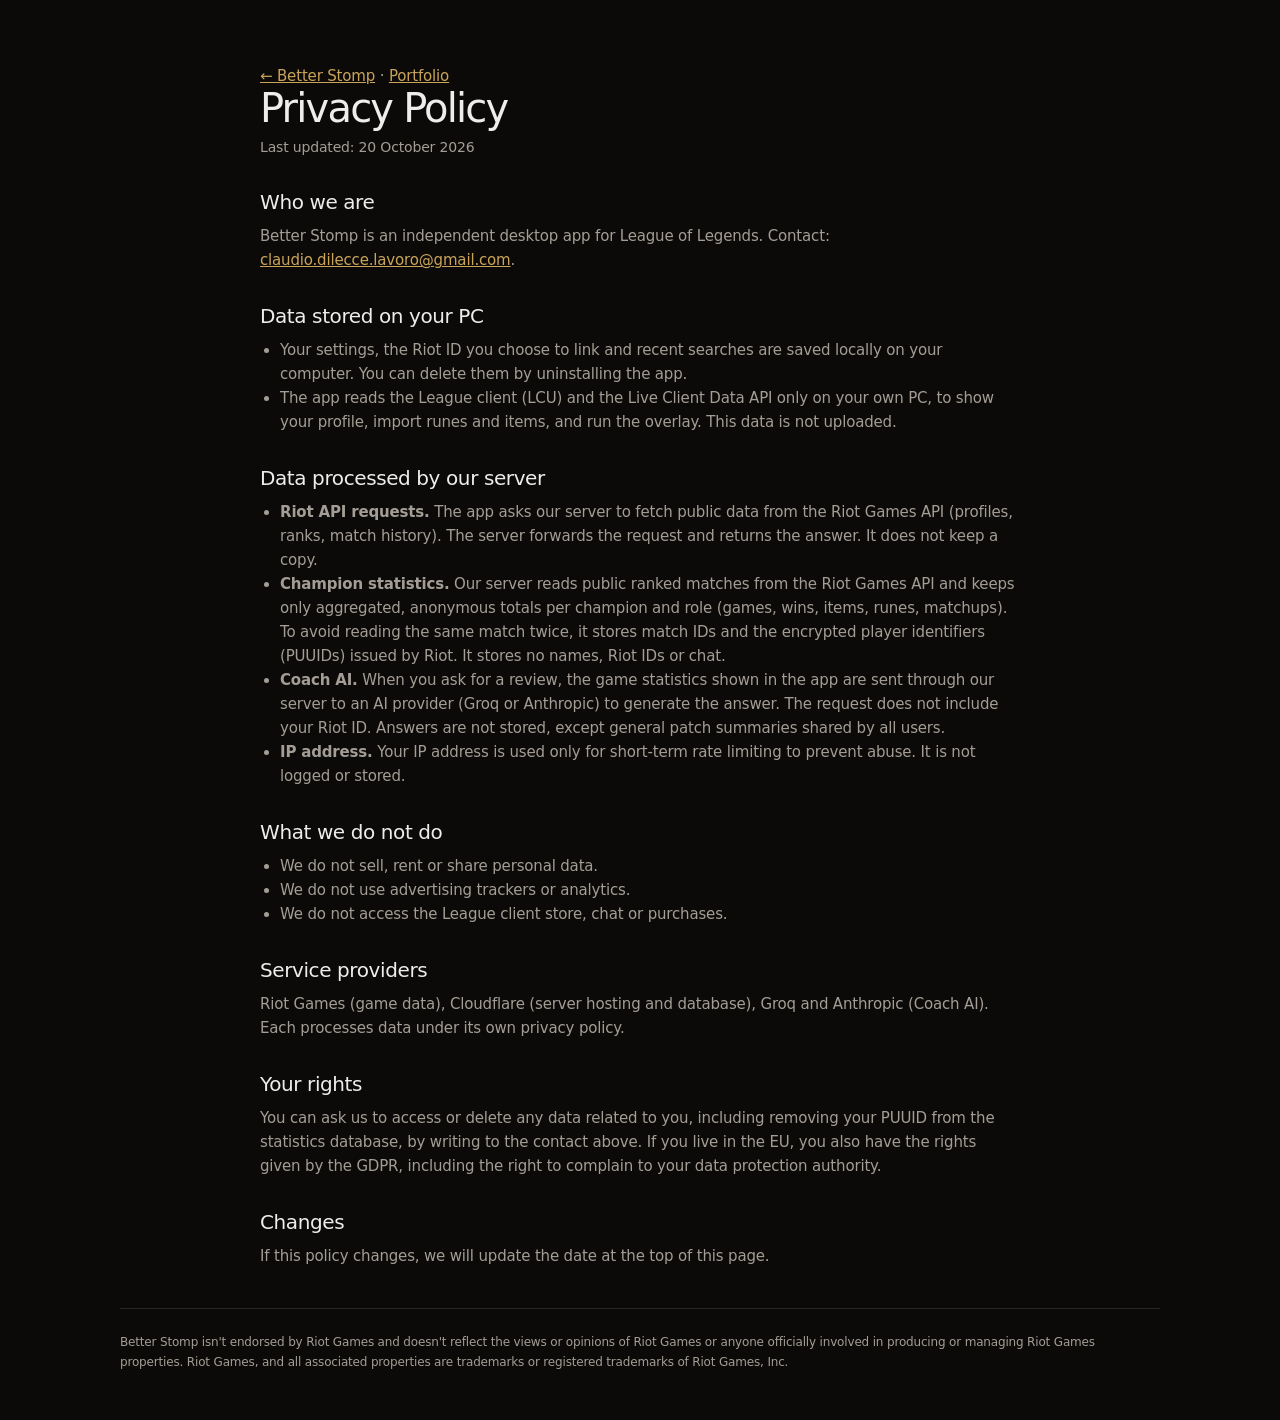
<file: better-stomp/privacy.html>
<!doctype html>
<html lang="en">
<head>
  <meta charset="utf-8">
  <meta name="viewport" content="width=device-width, initial-scale=1">
  <title>Privacy Policy · Better Stomp</title>
  <link rel="stylesheet" href="../style.css">
</head>
<body>
  <main class="doc">
    <p><a href="index.html">← Better Stomp</a> · <a href="../">Portfolio</a></p>
    <h1>Privacy Policy</h1>
    <p class="date">Last updated: 20 October 2026</p>

    <h2>Who we are</h2>
    <p>Better Stomp is an independent desktop app for League of Legends. Contact: <a href="mailto:claudio.dilecce.lavoro@gmail.com">claudio.dilecce.lavoro@gmail.com</a>.</p>

    <h2>Data stored on your PC</h2>
    <ul>
      <li>Your settings, the Riot ID you choose to link and recent searches are saved locally on your computer. You can delete them by uninstalling the app.</li>
      <li>The app reads the League client (LCU) and the Live Client Data API only on your own PC, to show your profile, import runes and items, and run the overlay. This data is not uploaded.</li>
    </ul>

    <h2>Data processed by our server</h2>
    <ul>
      <li><strong>Riot API requests.</strong> The app asks our server to fetch public data from the Riot Games API (profiles, ranks, match history). The server forwards the request and returns the answer. It does not keep a copy.</li>
      <li><strong>Champion statistics.</strong> Our server reads public ranked matches from the Riot Games API and keeps only aggregated, anonymous totals per champion and role (games, wins, items, runes, matchups). To avoid reading the same match twice, it stores match IDs and the encrypted player identifiers (PUUIDs) issued by Riot. It stores no names, Riot IDs or chat.</li>
      <li><strong>Coach AI.</strong> When you ask for a review, the game statistics shown in the app are sent through our server to an AI provider (Groq or Anthropic) to generate the answer. The request does not include your Riot ID. Answers are not stored, except general patch summaries shared by all users.</li>
      <li><strong>IP address.</strong> Your IP address is used only for short-term rate limiting to prevent abuse. It is not logged or stored.</li>
    </ul>

    <h2>What we do not do</h2>
    <ul>
      <li>We do not sell, rent or share personal data.</li>
      <li>We do not use advertising trackers or analytics.</li>
      <li>We do not access the League client store, chat or purchases.</li>
    </ul>

    <h2>Service providers</h2>
    <p>Riot Games (game data), Cloudflare (server hosting and database), Groq and Anthropic (Coach AI). Each processes data under its own privacy policy.</p>

    <h2>Your rights</h2>
    <p>You can ask us to access or delete any data related to you, including removing your PUUID from the statistics database, by writing to the contact above. If you live in the EU, you also have the rights given by the GDPR, including the right to complain to your data protection authority.</p>

    <h2>Changes</h2>
    <p>If this policy changes, we will update the date at the top of this page.</p>
  </main>
  <footer>Better Stomp isn't endorsed by Riot Games and doesn't reflect the views or opinions of Riot Games or anyone officially involved in producing or managing Riot Games properties. Riot Games, and all associated properties are trademarks or registered trademarks of Riot Games, Inc.</footer>
</body>
</html>
</file>
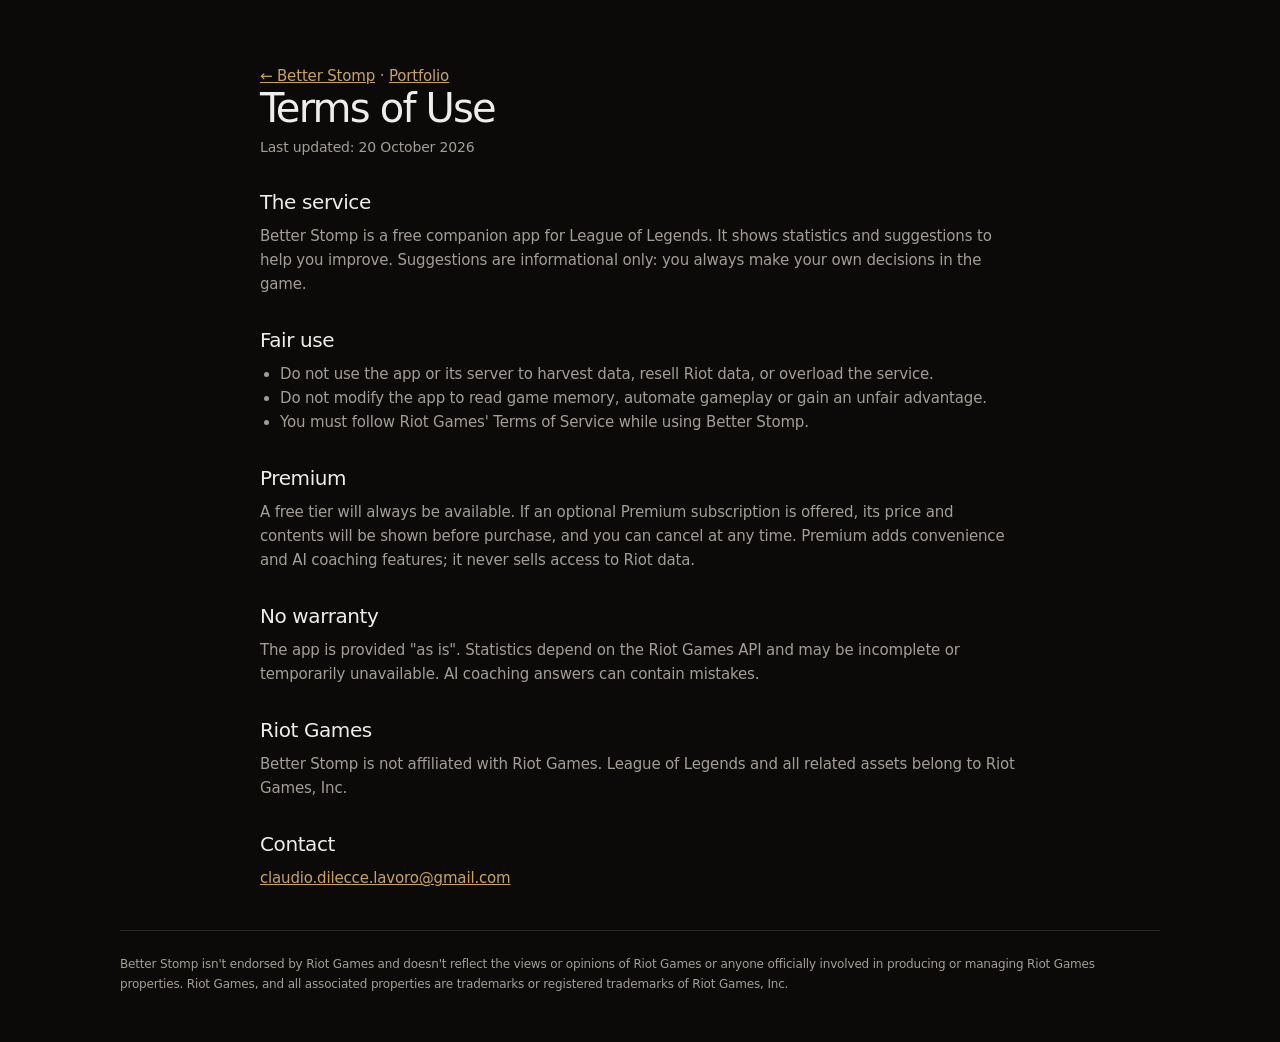
<file: better-stomp/terms.html>
<!doctype html>
<html lang="en">
<head>
  <meta charset="utf-8">
  <meta name="viewport" content="width=device-width, initial-scale=1">
  <title>Terms of Use · Better Stomp</title>
  <link rel="stylesheet" href="../style.css">
</head>
<body>
  <main class="doc">
    <p><a href="index.html">← Better Stomp</a> · <a href="../">Portfolio</a></p>
    <h1>Terms of Use</h1>
    <p class="date">Last updated: 20 October 2026</p>

    <h2>The service</h2>
    <p>Better Stomp is a free companion app for League of Legends. It shows statistics and suggestions to help you improve. Suggestions are informational only: you always make your own decisions in the game.</p>

    <h2>Fair use</h2>
    <ul>
      <li>Do not use the app or its server to harvest data, resell Riot data, or overload the service.</li>
      <li>Do not modify the app to read game memory, automate gameplay or gain an unfair advantage.</li>
      <li>You must follow Riot Games' Terms of Service while using Better Stomp.</li>
    </ul>

    <h2>Premium</h2>
    <p>A free tier will always be available. If an optional Premium subscription is offered, its price and contents will be shown before purchase, and you can cancel at any time. Premium adds convenience and AI coaching features; it never sells access to Riot data.</p>

    <h2>No warranty</h2>
    <p>The app is provided "as is". Statistics depend on the Riot Games API and may be incomplete or temporarily unavailable. AI coaching answers can contain mistakes.</p>

    <h2>Riot Games</h2>
    <p>Better Stomp is not affiliated with Riot Games. League of Legends and all related assets belong to Riot Games, Inc.</p>

    <h2>Contact</h2>
    <p><a href="mailto:claudio.dilecce.lavoro@gmail.com">claudio.dilecce.lavoro@gmail.com</a></p>
  </main>
  <footer>Better Stomp isn't endorsed by Riot Games and doesn't reflect the views or opinions of Riot Games or anyone officially involved in producing or managing Riot Games properties. Riot Games, and all associated properties are trademarks or registered trademarks of Riot Games, Inc.</footer>
</body>
</html>
</file>
<file: home.css>
:root {
  --bg: #0c0a08;
  --surface: #181512;
  --ink: #ededed;
  --muted: #a39d95;
  --accent: #c9a45a;
  --accent-ink: #0c0a08;
  --light: #dedbd6;
  --m: clamp(20px, 5vw, 72px);
  --step-small: clamp(0.8125rem, 0.79rem + 0.1vw, 0.875rem);
  --step-body: clamp(1.0625rem, 1rem + 0.25vw, 1.1875rem);
  --step-lead: clamp(1.25rem, 1.1rem + 0.7vw, 1.625rem);
  --step-mid: clamp(1.75rem, 1.2rem + 1.8vw, 2.75rem);
  --step-head: clamp(2.25rem, 1.3rem + 3.6vw, 4.5rem);
  --step-display: clamp(3rem, 8.4vw, 8.5rem);
  --ease: cubic-bezier(.2, .7, .2, 1);
}
* { box-sizing: border-box; margin: 0; padding: 0; }
html { scroll-behavior: smooth; }
body { background: var(--bg); color: var(--ink); font: 400 var(--step-body)/1.5 "Switzer", "Segoe UI", system-ui, sans-serif; letter-spacing: -.01em; overflow-x: clip; }
a { color: inherit; }
img { display: block; max-width: 100%; }
h1, h2, h3 { font-weight: 400; letter-spacing: -.03em; line-height: 1.1; }
:focus-visible { outline: 2px solid var(--accent); outline-offset: 3px; }
::selection { background: var(--accent); color: var(--accent-ink); }

.btn { translate: 0 0; transition: translate .25s var(--ease), transform .25s var(--ease), background-color .25s; display: inline-flex; align-items: center; min-height: 48px; padding: 0 26px; background: var(--accent); color: var(--accent-ink); font-weight: 500; text-decoration: none; }
.btn:hover { background: var(--ink); transform: translateY(-2px); }
.btn:active { transform: translateY(0) scale(.98); }
.link { font-weight: 500; text-decoration: underline; text-underline-offset: .25em; text-decoration-color: var(--accent); transition: color .2s, text-underline-offset .2s; }
.link:hover { color: var(--accent); text-underline-offset: .4em; }

/* Top bar: wordmark and three links, over the opening scene */
.top { position: absolute; z-index: 5; top: 0; left: 0; right: 0; display: flex; justify-content: space-between; align-items: center; padding: 30px var(--m); font-weight: 500; }
.name { text-decoration: none; }
.nav { display: flex; gap: 28px; }
.nav a, .name { padding: 10px 0; transition: color .2s; }
.nav a { text-decoration: none; color: var(--muted); }
.nav a:hover, .name:hover { color: var(--accent); }

/* Under the hood: real code on the left, the decision on the right */
.work { padding-top: 200px; }
.work-head { display: grid; grid-template-columns: 1fr 1fr; gap: 40px; align-items: end; padding: 0 var(--m) 120px; }
.work-head h2, .lineup h2 { font-size: var(--step-head); }
.work-head p { max-width: 46ch; justify-self: end; }
.proj { display: grid; grid-template-columns: repeat(12, 1fr); column-gap: 24px; align-items: center; padding: 0 var(--m); margin-bottom: 160px; }
.src { grid-column: 1 / 8; min-width: 0; }
.proj:nth-of-type(even) .src { grid-column: 6 / 13; grid-row: 1; }
.proj:nth-of-type(even) .cluster { grid-column: 1 / 5; grid-row: 1; }
.src .code { margin: 0; padding: 22px 26px 26px; }
.src .code pre { font-size: 14px; }
.cluster { grid-column: 9 / 13; display: grid; gap: 16px; }
.cluster h3 { font-size: var(--step-mid); font-weight: 500; line-height: 1; hyphens: manual; }
.stack { color: var(--muted); font-size: var(--step-small); font-weight: 500; }
.soon { color: var(--accent); font-weight: 500; }

/* Code beside each project: real source, typed line by line */
.code { background: var(--surface); border-radius: 6px; padding: 16px 18px 18px; margin-bottom: 18px; overflow: hidden; }
.code figcaption { font: 500 13px/1 "JetBrains Mono", ui-monospace, Consolas, monospace; color: var(--muted); margin-bottom: 14px; }
.code pre { font: 12.5px/1.6 "JetBrains Mono", ui-monospace, Consolas, monospace; letter-spacing: 0; overflow-x: auto; scrollbar-width: thin; }
.code code { display: block; min-height: 100%; }
.ln { display: inline-block; white-space: pre; }
.js .code .ln { clip-path: inset(0 100% 0 0); }
.js .code.typing .ln { animation: type calc(var(--n) * 9ms + 60ms) steps(var(--n)) var(--d) forwards; }
@keyframes type { to { clip-path: inset(0 0 0 0); } }
.t-k { color: var(--accent); } .t-s { color: #9fc79a; } .t-c { color: #948d83; font-style: italic; }
.t-n { color: #e3a87a; } .t-f { color: #8fb8d8; } .t-v { color: #d9b8e0; }

/* Shell: a small terminal that answers from the page */
.shell { display: grid; grid-template-columns: 5fr 7fr; gap: 56px; align-items: center; padding: 200px var(--m) 0; }
.shell h2 { font-size: var(--step-head); margin-bottom: 20px; }
.shell-text > p { max-width: 40ch; }
.cmds { display: flex; flex-wrap: wrap; gap: 10px; margin-top: 28px; }
/* taste-skill-ignore: shell commands are literal code, and the owner asked for a programmer look */
.cmds button, .term { font-family: "JetBrains Mono", ui-monospace, Consolas, monospace; } /* taste-skill-ignore */
.cmds button { font-size: 14px; color: var(--ink); background: var(--surface); border: 0; min-height: 44px; padding: 0 16px; cursor: pointer; transition: background-color .2s, color .2s, transform .2s var(--ease); }
.cmds button:hover { background: var(--accent); color: var(--accent-ink); transform: translateY(-2px); }
.cmds button:active { transform: scale(.97); }
.term { background: #050403; border-radius: 6px; overflow: hidden; font-size: 14px; line-height: 1.6; cursor: text; }
.term-bar { display: flex; align-items: center; gap: 8px; padding: 12px 16px; background: var(--surface); color: var(--muted); font-size: 13px; }
.term-bar i { width: 10px; height: 10px; border-radius: 50%; background: #3a352f; }
.term-bar i:first-child { background: var(--accent); }
.term-bar i:nth-child(2) { background: #6b655d; }
.term-bar span { margin-left: 24px; }
.term-out { height: 300px; overflow-y: auto; padding: 16px 18px 4px; scrollbar-width: thin; }
.term-out p { white-space: pre-wrap; margin-bottom: 12px; color: #cfcac2; animation: rise .35s var(--ease) both; }
.term-out b, .prompt { color: var(--accent); font-weight: 500; }
.term-out a { color: var(--ink); }
.term-in { display: flex; gap: 10px; padding: 4px 18px 18px; color: var(--accent); }
.term-in input { flex: 1; min-width: 0; background: none; border: 0; color: var(--ink); font: inherit; caret-color: var(--accent); }
.term-in input:focus { outline: none; }
.term:focus-within { outline: 2px solid var(--accent); outline-offset: 3px; }

/* Blinking caret after the name */
.caret { display: inline-block; width: .08em; height: .8em; margin-left: .08em; background: var(--accent); vertical-align: baseline; animation: blink 1.1s steps(1) infinite; }
@keyframes blink { 50% { opacity: 0; } }


/* List: one type size */
.lineup { padding: 200px var(--m); }
.lineup h2 { margin-bottom: 40px; }
.lineup table { width: 100%; border-collapse: collapse; font-size: var(--step-lead); letter-spacing: -.02em; }
.lineup th, .lineup td { text-align: left; font-weight: 400; padding: .22em 0; vertical-align: baseline; }
.lineup th[scope=row] { width: 27%; }
.lineup td:nth-child(2) { width: 30%; color: var(--muted); }
.lineup td:last-child { text-align: right; white-space: nowrap; padding-left: 24px; }
.lineup .part th { color: var(--accent); padding: 72px 0 20px; }
.lineup tbody:first-child .part th { padding-top: 0; }
.lineup a { text-decoration: none; transition: color .2s; }
.lineup a:hover { color: var(--accent); }


/* Footer: columns above, wordmark below */
.foot { padding: 40px var(--m) 24px; display: grid; gap: 22svh; }
.cols { display: grid; grid-template-columns: repeat(4, 1fr); gap: 32px; }
.cols ul { list-style: none; color: var(--muted); font-size: 1rem; display: grid; gap: 4px; align-content: start; }
.cols li:first-child { color: var(--ink); }
.cols a { text-decoration: none; transition: color .2s; }
.cols a:hover { color: var(--accent); }
.wordmark { width: 100%; height: auto; fill: var(--ink); font: 500 150px/1 "Switzer", sans-serif; letter-spacing: -.04em; }
.legal { color: var(--muted); font-size: var(--step-small); max-width: 75ch; margin-top: -18svh; }

/* Entrances: only hidden when the script runs */
.js .reveal { opacity: 0; transform: translateY(24px); transition: opacity .8s var(--ease), transform .8s var(--ease); transition-delay: calc(var(--i, 0) * 80ms); }
.js .reveal.in { opacity: 1; transform: none; }
@keyframes rise { from { opacity: 0; transform: translateY(24px); } }

@media (prefers-reduced-motion: reduce) {
  html { scroll-behavior: auto; }
  .js .code .ln { clip-path: none; animation: none; }
  .caret { animation: none; }
  .js .reveal { opacity: 1; transform: none; transition: none; }
}

@media (max-width: 900px) {
  .top { padding: 16px 20px; }
  .nav { gap: 18px; }
  .work { padding-top: 112px; }
  .shell { grid-template-columns: 1fr; gap: 32px; padding: 112px 20px 0; }
  .term-out { height: 260px; }
  .code pre { font-size: 12px; }
  .work-head { grid-template-columns: 1fr; padding: 0 20px 72px; gap: 20px; }
  .work-head p { justify-self: start; }
  .proj, .proj:nth-of-type(even) { display: grid; grid-template-columns: 1fr; gap: 24px; padding: 0 20px; margin-bottom: 96px; }
  .src, .cluster, .proj:nth-of-type(even) .src, .proj:nth-of-type(even) .cluster { grid-column: 1; grid-row: auto; }
  .src .code { padding: 16px 16px 18px; }
  .src .code pre { font-size: 12px; }
  .cluster h3 { font-size: 8vw; }
  .cluster .link { display: inline-block; padding: 12px 0; }
  .lineup { padding: 112px 20px; }
  .lineup h2 { padding: 0; }
  .lineup table, .lineup tbody, .lineup tr { display: block; }
  .lineup tr { display: grid; grid-template-columns: 1fr auto; gap: 2px 12px; margin-bottom: 18px; font-size: 14px; color: var(--muted); }
  .lineup th[scope=row] { grid-column: 1 / -1; width: auto; font-size: 22px; color: var(--ink); }
  .lineup td:nth-child(2) { width: auto; }
  .lineup td:nth-child(3) { grid-column: 1; }
  .lineup td:last-child { grid-row: 2; grid-column: 2; }
  .lineup td:empty { display: none; }
  .lineup .part { display: block; position: sticky; top: 0; background: var(--bg); margin: 0; z-index: 1; }
  .lineup .part th { display: block; font-size: 22px; padding: 48px 0 12px; }

  .cols { grid-template-columns: 1fr 1fr; gap: 32px 20px; }
  .foot { padding: 32px 20px 24px; gap: 14svh; }
  .legal { margin-top: -10svh; font-size: 13px; }
}
</file>
<file: reel.css>
/* The opening scene: name, then one window per project, pinned while the page scrolls (reel.js) */
.reel { position: relative; }
.stage { position: relative; min-height: 100svh; overflow: hidden; --sw: min(56vw, calc((100svh - 230px) * 1.5)); }
.js .stage { position: sticky; top: 0; height: 100svh; }

.intro { position: absolute; z-index: 2; left: var(--m); right: var(--m); top: 17svh; will-change: transform, opacity; }
.intro h1 { font-size: var(--step-display); line-height: .95; letter-spacing: -.045em; margin-left: -.05em; }
.row { display: flex; justify-content: space-between; align-items: end; gap: 40px; margin-top: 28px; }
.row p { max-width: 40ch; font-size: var(--step-lead); line-height: 1.35; }
.act { display: flex; align-items: center; gap: 24px; flex: none; }
.js .intro h1 { animation: rise .9s var(--ease) .2s both; }
.js .intro .row { animation: rise .9s var(--ease) .4s both; }

/* The window: a title bar with the product's address, the product inside */
.screen { position: absolute; z-index: 1; left: var(--m); top: calc(50svh - (var(--sw) / 1.5909 + 38px) / 2 + 10px); width: var(--sw); background: #050403; border-radius: 10px; overflow: hidden; transform-origin: 50% 0; will-change: transform; }
.bar { display: flex; align-items: center; gap: 8px; height: 38px; padding: 0 16px; background: var(--surface); }
.bar i { width: 10px; height: 10px; border-radius: 50%; background: #3a352f; }
.bar i:first-child { background: var(--accent); }
.bar i:nth-child(2) { background: #6b655d; }
.addr { margin: 0 auto; padding-right: 54px; font: 500 13px/1 "JetBrains Mono", ui-monospace, Consolas, monospace; color: var(--muted); } /* taste-skill-ignore */
.view { position: relative; aspect-ratio: 1400 / 880; overflow: hidden; }
.shot { position: absolute; inset: 0; overflow: hidden; background: #050403; }
.shot img { position: absolute; inset: 0; width: 100%; height: 100%; object-fit: cover; object-position: 0 0; will-change: transform, clip-path; }
.shot.tall img { height: auto; }

/* The project beside the window: one at a time, lines rising in turn */
.infos { position: absolute; z-index: 2; right: var(--m); top: 50%; translate: 0 -50%; width: min(calc(100vw - var(--sw) - 3 * var(--m)), 440px); display: grid; }
.info { grid-area: 1 / 1; align-self: center; }
.info > * { opacity: 0; transform: translateY(26px); transition: opacity .45s var(--ease), transform .6s var(--ease); }
.info.on > * { opacity: 1; transform: none; }
.info.on > :nth-child(2) { transition-delay: .06s; } .info.on > :nth-child(3) { transition-delay: .12s; }
.info.on > :nth-child(4) { transition-delay: .18s; } .info.on > :nth-child(5) { transition-delay: .24s; }
.kind { color: var(--accent); font-weight: 500; font-size: var(--step-small); }
.info h2 { font-size: clamp(2rem, 3.3vw, 3.5rem); line-height: 1; letter-spacing: -.04em; margin: 10px 0 16px; }
.one { font-size: var(--step-lead); line-height: 1.3; margin-bottom: 26px; }
.info dl { display: grid; gap: 14px; margin-bottom: 26px; }
.info dt { color: var(--muted); font-size: var(--step-small); font-weight: 500; }
.info dd { font-size: 1rem; line-height: 1.45; }

/* Progress: one bar per project, filled by the scroll; a click jumps there */
.reel-nav { position: absolute; z-index: 2; left: var(--m); right: var(--m); bottom: 26px; display: grid; grid-template-columns: repeat(5, 1fr); gap: 16px; }
.reel-nav button { display: grid; gap: 10px; text-align: left; background: none; border: 0; color: var(--muted); font: 500 var(--step-small)/1 "Switzer", sans-serif; padding: 10px 0; cursor: pointer; transition: color .25s; }
.reel-nav button:hover, .reel-nav button[aria-current] { color: var(--ink); }
.reel-nav i { display: block; height: 3px; background: var(--surface); }
.reel-nav i::after { content: ""; display: block; height: 100%; background: var(--accent); transform-origin: 0 0; transform: scaleX(var(--p, 0)); }
.ghost { position: absolute; z-index: 0; left: var(--m); bottom: 64px; white-space: nowrap; font-size: 19vw; font-weight: 500; letter-spacing: -.05em; line-height: .8; color: #15120f; pointer-events: none; }

/* Without the script, or with reduced motion: a plain stack of the four projects */
html:not(.js) .stage, .reel.flat .stage { position: relative; height: auto; padding: 150px 0 40px; }
html:not(.js) .stage > *, .reel.flat .stage > * { position: static; translate: none; width: auto; margin: 0 var(--m) 56px; }
html:not(.js) .info > *, .reel.flat .info > * { opacity: 1; transform: none; }
html:not(.js) .infos, .reel.flat .infos { display: grid; grid-template-columns: repeat(auto-fit, minmax(280px, 1fr)); gap: 48px; }
html:not(.js) .info, .reel.flat .info { grid-area: auto; }
html:not(.js) .shot + .shot, .reel.flat .shot + .shot, html:not(.js) .reel-nav, .reel.flat .reel-nav, .reel.flat .ghost, html:not(.js) .ghost { display: none; }
html:not(.js) .screen, .reel.flat .screen { max-width: 1100px; }

@media (max-width: 900px) {
  .stage { --sw: calc(100vw - 40px); }
  .intro { left: 20px; right: 20px; top: 15svh; }
  .intro h1 { font-size: 15vw; }
  .row { flex-direction: column; align-items: start; gap: 24px; margin-top: 16px; }
  .screen { left: 20px; top: 80px; border-radius: 8px; }
  .bar { height: 30px; }
  .infos { left: 20px; right: 20px; width: auto; top: calc(80px + var(--sw) / 1.5909 + 30px + 22px); translate: none; }
  .info { align-self: start; }
  .info h2 { font-size: 9vw; margin: 6px 0 10px; }
  .one { font-size: 1.0625rem; margin-bottom: 14px; }
  .info dl { gap: 8px; margin-bottom: 14px; }
  .info dl div:nth-child(2) { display: none; }
  .info dd { font-size: .9375rem; }
  .reel-nav { left: 20px; right: 20px; bottom: 14px; gap: 8px; }
  .reel-nav span { position: absolute; width: 1px; height: 1px; overflow: hidden; clip: rect(0 0 0 0); }
  .reel-nav button { padding: 14px 0; }
  .ghost { display: none; }
}
@media (max-width: 900px) and (max-height: 700px) {
  .info dl { display: none; }
}
@media (prefers-reduced-motion: reduce) {
  .info > * { transition: none; }
}
</file>
<file: profile.css>
/* About and contact (profile.js) */

/* About: the summary stays in view on the left while the career runs past on the right */
.about { display: grid; grid-template-columns: 5fr 7fr; gap: 72px; align-items: start; padding: 200px var(--m) 0; }
.about-side { position: sticky; top: 96px; display: grid; gap: 22px; }
.about h2 { font-size: var(--step-head); line-height: 1; }
.about-lead { font-size: var(--step-lead); line-height: 1.35; }
.about-side > p:not(.about-lead) { color: #cfcac2; max-width: 52ch; }
.traits { display: grid; grid-template-columns: 1fr 1fr; gap: 18px 28px; margin: 10px 0 6px; }
.traits dt { color: var(--accent); font-weight: 500; font-size: var(--step-small); }
.traits dd { font-size: .9375rem; line-height: 1.45; }
.about-side .btn { justify-self: start; }

.career h3 { font-size: var(--step-mid); font-weight: 500; margin-bottom: 32px; }
.timeline { list-style: none; position: relative; padding-left: 28px; }
/* the track, and its fill driven by the scroll (--fill from profile.js) */
.timeline::before, .timeline::after { content: ""; position: absolute; left: 0; top: 8px; bottom: 8px; width: 3px; background: var(--surface); }
.timeline::after { background: var(--accent); transform-origin: 0 0; transform: scaleY(var(--fill, 0)); }
.job { position: relative; display: grid; grid-template-columns: 120px 1fr; gap: 24px; padding: 22px 26px; margin-bottom: 14px; background: transparent; transition: background-color .5s var(--ease); }
.job::before { content: ""; position: absolute; left: -33px; top: 30px; width: 13px; height: 13px; border-radius: 50%; background: var(--bg); box-shadow: inset 0 0 0 3px #3a352f; transition: box-shadow .4s, background-color .4s; } /* taste-skill-ignore: a ring marker, not a shadow */
.job.now { background: var(--surface); }
.job.now::before, .job.past::before { background: var(--accent); box-shadow: inset 0 0 0 3px var(--accent); } /* taste-skill-ignore */
.when { font-variant-numeric: tabular-nums; color: var(--muted); font-weight: 500; padding-top: 3px; }
.job.now .when { color: var(--accent); }
.job h4 { font-size: var(--step-lead); font-weight: 500; letter-spacing: -.02em; line-height: 1.15; }
.role { color: var(--accent); font-weight: 500; font-size: var(--step-small); margin: 4px 0 10px; }
.job p:not(.when):not(.role):not(.tags) { font-size: 1rem; color: #cfcac2; }
.tags { margin-top: 10px; color: var(--muted); font-size: var(--step-small); font-weight: 500; }

/* Contact: a light field with a composer, the details, and the address as a signature */
.contact { background: var(--light); color: var(--bg); padding: 120px var(--m) 72px; }
.contact h2 { font-size: var(--step-head); line-height: 1; max-width: 16ch; }
.contact-grid { display: grid; grid-template-columns: 7fr 5fr; gap: 72px; margin-top: 64px; align-items: start; }
.composer { display: grid; gap: 10px; }
.composer fieldset { border: 0; margin-bottom: 18px; }
.composer legend, .field { font-weight: 500; font-size: var(--step-small); color: #5c564f; margin-bottom: 12px; }
.chips { display: flex; flex-wrap: wrap; gap: 10px; }
.chips input { position: absolute; opacity: 0; pointer-events: none; }
.chips span { display: inline-flex; align-items: center; min-height: 44px; padding: 0 18px; background: #cfcbc4; font-weight: 500; cursor: pointer; transition: background-color .2s, color .2s, transform .2s var(--ease); }
.chips span:hover { transform: translateY(-2px); }
.chips input:checked + span { background: var(--bg); color: var(--light); }
.chips input:focus-visible + span { outline: 2px solid var(--bg); outline-offset: 3px; }
.composer input:not([type=radio]), .composer textarea { width: 100%; font: inherit; color: var(--bg); background: #ebe8e3; border: 0; border-bottom: 2px solid #b9b3aa; padding: 14px 16px; margin-bottom: 14px; resize: vertical; transition: border-color .2s, background-color .2s; }
.composer input:not([type=radio]):focus, .composer textarea:focus { outline: none; border-bottom-color: var(--bg); background: #f4f2ef; }
.send { display: flex; flex-wrap: wrap; align-items: center; gap: 18px 24px; margin-top: 6px; }
.contact .btn { background: var(--bg); color: var(--light); }
.contact .btn:hover { background: #8a6a2c; color: #fff; }
.hint { font-size: var(--step-small); color: #5c564f; max-width: 38ch; }
.details { display: grid; gap: 26px; }
.details dt { font-size: var(--step-small); font-weight: 500; color: #5c564f; margin-bottom: 4px; }
.details dd { font-size: 1.0625rem; line-height: 1.45; }
.details a { text-decoration: underline; text-underline-offset: .2em; text-decoration-color: #8a6a2c; }
.details a:hover { color: #8a6a2c; }
.copy { margin-left: 8px; min-height: 32px; padding: 0 12px; border: 0; background: var(--bg); color: var(--light); font: 500 13px/1 "Switzer", sans-serif; cursor: pointer; transition: background-color .2s; }
.copy:hover { background: #8a6a2c; }
.clock { font-variant-numeric: tabular-nums; }
.mail { display: block; margin-top: 96px; font-size: clamp(2rem, 6.6vw, 7rem); line-height: .95; letter-spacing: -.045em; text-decoration: none; overflow-wrap: anywhere; transition: color .3s; }
.mail:hover { color: #8a6a2c; }

@media (prefers-reduced-motion: reduce) {
  .job, .job::before, .chips span { transition: none; }
}

@media (max-width: 900px) {
  .about { grid-template-columns: 1fr; gap: 64px; padding: 112px 20px 0; }
  .about-side { position: static; }
  .about h2 { font-size: 10vw; }
  .traits { grid-template-columns: 1fr; }
  .timeline { padding-left: 22px; }
  .job { grid-template-columns: 1fr; gap: 6px; padding: 16px 16px 18px; }
  .job::before { left: -27px; top: 22px; }
  .contact { padding: 96px 20px 56px; }
  .contact h2 { font-size: 10vw; }
  .contact-grid { grid-template-columns: 1fr; gap: 56px; margin-top: 40px; }
  .mail { margin-top: 64px; font-size: 8.6vw; }
}
</file>
<file: case.css>
/* Case study pages (Better Stomp, Open DPP): builds on home.css (tokens, top bar, code, table, footer, entrances) */
.kind { color: var(--accent); font-weight: 500; font-size: var(--step-small); }

/* A window frame around app screens */
.win { background: #050403; border-radius: 10px; overflow: hidden; }
.win .bar { display: flex; align-items: center; gap: 8px; height: 38px; padding: 0 16px; background: var(--surface); }
.win .bar i { width: 10px; height: 10px; border-radius: 50%; background: #3a352f; }
.win .bar i:first-child { background: var(--accent); }
.win .bar i:nth-child(2) { background: #6b655d; }
.win .addr { margin: 0 auto; padding-right: 54px; font: 500 13px/1 "JetBrains Mono", ui-monospace, Consolas, monospace; color: var(--muted); } /* taste-skill-ignore */
.win img { width: 100%; height: auto; }

/* Hero: the name, what it is, four facts, then the app tilting up as the page scrolls */
.bs-hero { padding: 150px var(--m) 0; }
.bs-head { display: grid; grid-template-columns: 7fr 5fr; gap: 24px 56px; align-items: end; }
.bs-head .kind { grid-column: 1 / -1; }
.bs-head h1 { grid-column: 1 / -1; font-size: clamp(3.25rem, 11vw, 11rem); line-height: .9; letter-spacing: -.05em; margin-left: -.05em; }
.bs-lead { font-size: var(--step-lead); line-height: 1.35; max-width: 34ch; }
.facts { display: grid; grid-template-columns: 1fr 1fr; gap: 18px 32px; }
.facts dt, .counts dt { color: var(--muted); font-size: var(--step-small); font-weight: 500; }
.facts dd { font-size: 1rem; }
.facts .go { grid-column: 1 / -1; margin-top: 8px; }
.js .bs-head > * { animation: rise .9s var(--ease) both; }
.js .bs-head > :nth-child(2) { animation-delay: .1s; } .js .bs-head > :nth-child(3) { animation-delay: .25s; } .js .bs-head > :nth-child(4) { animation-delay: .35s; }
.tilt { margin: 72px auto 0; max-width: 1180px; transform-origin: 50% 0; will-change: transform; }

/* What it covers: names only, lit one by one by the scroll */
.bs-what { padding: 200px var(--m) 0; }
.bs-what h2, .arch-head h2, .bs-numbers h2, .bs-screens h2, .bs-rules h2, .code-text h2 { font-size: var(--step-head); }
.names { margin: 40px 0 32px; font-size: clamp(2rem, 5.4vw, 5rem); line-height: 1.08; letter-spacing: -.04em; }
.names span { color: #6f685f; transition: color .4s var(--ease); }
.names span.lit { color: var(--ink); }
.names span.lit:nth-child(even) { color: var(--accent); }
html:not(.js) .names span { color: var(--ink); }
.what-note { max-width: 52ch; font-size: var(--step-lead); line-height: 1.35; }

/* Architecture: a diagram with data moving along its edges, then four notes */
.bs-arch { padding: 200px var(--m) 0; }
.arch-head { display: grid; grid-template-columns: 1fr 1fr; gap: 40px; align-items: end; margin-bottom: 56px; }
.arch-head p { max-width: 46ch; justify-self: end; }
.diagram svg { width: 100%; height: auto; font-family: "Switzer", sans-serif; }
.d-tall { display: none; }
.zone { fill: #110e0c; }
.zone-t { fill: var(--muted); font-size: 15px; font-weight: 500; }
.node rect { fill: var(--surface); }
.node.hub > rect:first-child { fill: #221d18; }
.node .lane { fill: #2b251f; }
.node text { fill: var(--ink); font-size: 17px; font-weight: 500; }
.node .sub { fill: var(--muted); font-size: 13px; font-weight: 400; }
.node .mono { font: 400 12.5px "JetBrains Mono", ui-monospace, Consolas, monospace; fill: #cfcac2; }
.lbl { fill: var(--accent); font-size: 13px; font-weight: 500; }
.edge { fill: none; stroke: #4a433b; stroke-width: 2; stroke-dasharray: 6 6; animation: flow 1.2s linear infinite; }
@keyframes flow { to { stroke-dashoffset: -12; } }
.packets circle { fill: var(--accent); }
.js .diagram .node { opacity: 0; transform: translateY(14px); transition: opacity .6s var(--ease), transform .6s var(--ease); }
.js .diagram.in .node { opacity: 1; transform: none; }
.js .diagram.in .n2 { transition-delay: .08s; } .js .diagram.in .n3 { transition-delay: .16s; } .js .diagram.in .n4 { transition-delay: .3s; }
.js .diagram.in .n5 { transition-delay: .4s; } .js .diagram.in .n6 { transition-delay: .48s; } .js .diagram.in .n7 { transition-delay: .56s; } .js .diagram.in .n8 { transition-delay: .64s; }
.notes { display: grid; grid-template-columns: repeat(4, 1fr); gap: 40px; margin-top: 72px; }
.notes h3 { font-size: var(--step-lead); font-weight: 500; margin-bottom: 12px; }
.notes p { font-size: 1rem; }

/* Numbers: big figures that count up once */
.bs-numbers { padding: 200px var(--m) 0; }
.counts { display: grid; grid-template-columns: repeat(3, 1fr); gap: 56px 40px; margin-top: 56px; }
.counts div { display: grid; align-content: start; gap: 8px; }
.counts dd { order: -1; }
.counts dd { font-size: clamp(3.5rem, 8vw, 8rem); line-height: .9; letter-spacing: -.05em; font-variant-numeric: tabular-nums; }
.counts dt { font-size: 1rem; max-width: 24ch; }

/* Code */
.bs-code { display: grid; grid-template-columns: 4fr 7fr; gap: 56px; align-items: center; padding: 200px var(--m) 0; }
.code-text { display: grid; gap: 20px; }
.bs-code .code { margin: 0; padding: 22px 26px 26px; min-width: 0; }
.bs-code .code pre { font-size: 14px; }

/* Screens: a sideways track moved by vertical scroll (bs.js) */
.bs-screens { margin-top: 200px; }
.hs-stage { padding: 0 var(--m); }
.js .hs-stage { position: sticky; top: 0; height: 100svh; overflow: hidden; display: flex; flex-direction: column; justify-content: center; }
.bs-screens h2 { margin-bottom: 40px; }
.hs-track { display: flex; gap: 32px; will-change: transform; }
.hs-track .win { flex: none; width: min(62vw, 900px); }
html:not(.js) .hs-track { overflow-x: auto; }

/* Rules */
.lineup .reveal + .reveal { margin-top: 0; }
.bs-rules { padding: 0 var(--m) 200px; }
.bs-rules ul { list-style: none; margin: 48px 0; display: grid; gap: 18px; }
.bs-rules li { font-size: clamp(1.5rem, 3.2vw, 3rem); line-height: 1.15; letter-spacing: -.035em; }
.rules-links { display: flex; flex-wrap: wrap; align-items: center; gap: 28px; }

@media (prefers-reduced-motion: reduce) {
  .edge { animation: none; }
  .packets { display: none; }
  .js .diagram .node { opacity: 1; transform: none; transition: none; }
  .names span { transition: none; }
}

@media (max-width: 900px) {
  .bs-hero { padding: 110px 20px 0; }
  .nav { gap: 16px; font-size: 15px; }
  .nav a:nth-child(2) { display: none; }
  .bs-head { grid-template-columns: 1fr; }
  .bs-head h1 { font-size: 17vw; }
  .tilt { margin-top: 48px; }
  .win .bar { height: 30px; }
  .bs-what, .bs-arch, .bs-numbers { padding: 112px 20px 0; }
  .names { font-size: 9vw; }
  .arch-head { grid-template-columns: 1fr; gap: 16px; }
  .arch-head p { justify-self: start; }
  .d-wide { display: none; }
  .d-tall { display: block; max-width: 420px; margin: 0 auto; }
  .notes { grid-template-columns: 1fr; gap: 32px; margin-top: 48px; }
  .counts { grid-template-columns: 1fr 1fr; gap: 40px 20px; }
  .counts dd { font-size: 15vw; }
  .counts dt { font-size: .9375rem; }
  .bs-code { grid-template-columns: 1fr; gap: 28px; padding: 112px 20px 0; }
  .bs-code .code { padding: 16px; }
  .bs-code .code pre { font-size: 12px; }
  .bs-screens { margin-top: 112px; }
  .hs-stage { padding: 0 20px; }
  .hs-track { gap: 16px; }
  .hs-track .win { width: 84vw; }
  .bs-rules { padding: 0 20px 112px; }
  .bs-rules li { font-size: 6.4vw; }
}

/* the stack follows the pinned gallery, which already leaves room above it */
#stack { padding-top: 96px; }
</file>
<file: style.css>
@import url("https://api.fontshare.com/v2/css?f[]=switzer@400,500&display=swap");
/* Same palette and face as the home page (home.css) */
:root { --bg: #0c0a08; --surface: #181512; --border: #2a2520; --text: #ededed; --muted: #a39d95; --accent: #c9a45a; }
* { box-sizing: border-box; margin: 0; }
body { background: var(--bg); color: var(--text); font: 17px/1.6 "Switzer", "Segoe UI", system-ui, sans-serif; letter-spacing: -.01em; padding: 0 16px; }
main { max-width: 1040px; margin: 0 auto; padding: 64px 0 40px; }
h1 { font-size: clamp(40px, 7vw, 88px); font-weight: 400; line-height: 1; letter-spacing: -.045em; }
h2 { font-size: 20px; font-weight: 500; letter-spacing: -.02em; margin-bottom: 6px; }
.grad { color: inherit; }
.lead { color: var(--muted); font-size: 18px; max-width: 620px; margin: 18px 0 40px; }
.bento { display: grid; grid-template-columns: repeat(3, 1fr); gap: 16px; }
.card { background: var(--surface); padding: 28px; }
.card p, .doc p, .doc li { color: var(--muted); font-size: 15px; }
.wide { grid-column: span 2; }
.full { grid-column: 1 / -1; }
.links { margin-top: 32px; color: var(--muted); font-size: 14px; }
.doc { max-width: 760px; }
.doc h1 { font-size: 40px; margin-bottom: 8px; }
.doc h2 { margin: 28px 0 6px; }
.doc ul { padding-left: 20px; }
.doc .date { color: var(--muted); font-size: 14px; }
footer { max-width: 1040px; margin: 0 auto; padding: 24px 0 48px; color: var(--muted); font-size: 12px; border-top: 1px solid var(--border); }
a { color: var(--accent); }
@media (max-width: 760px) { .bento { grid-template-columns: 1fr; } .wide { grid-column: auto; } }
a.project { color: inherit; text-decoration: none; transition: border-color .2s, transform .2s; }
a.project:hover, a.project:focus-visible { transform: translateY(-2px); }
.tags { display: flex; flex-wrap: wrap; gap: 6px; margin-top: 14px; }
.tags span { font-size: 12px; color: var(--text); border: 1px solid var(--border); border-radius: 99px; padding: 2px 10px; }
</file>
